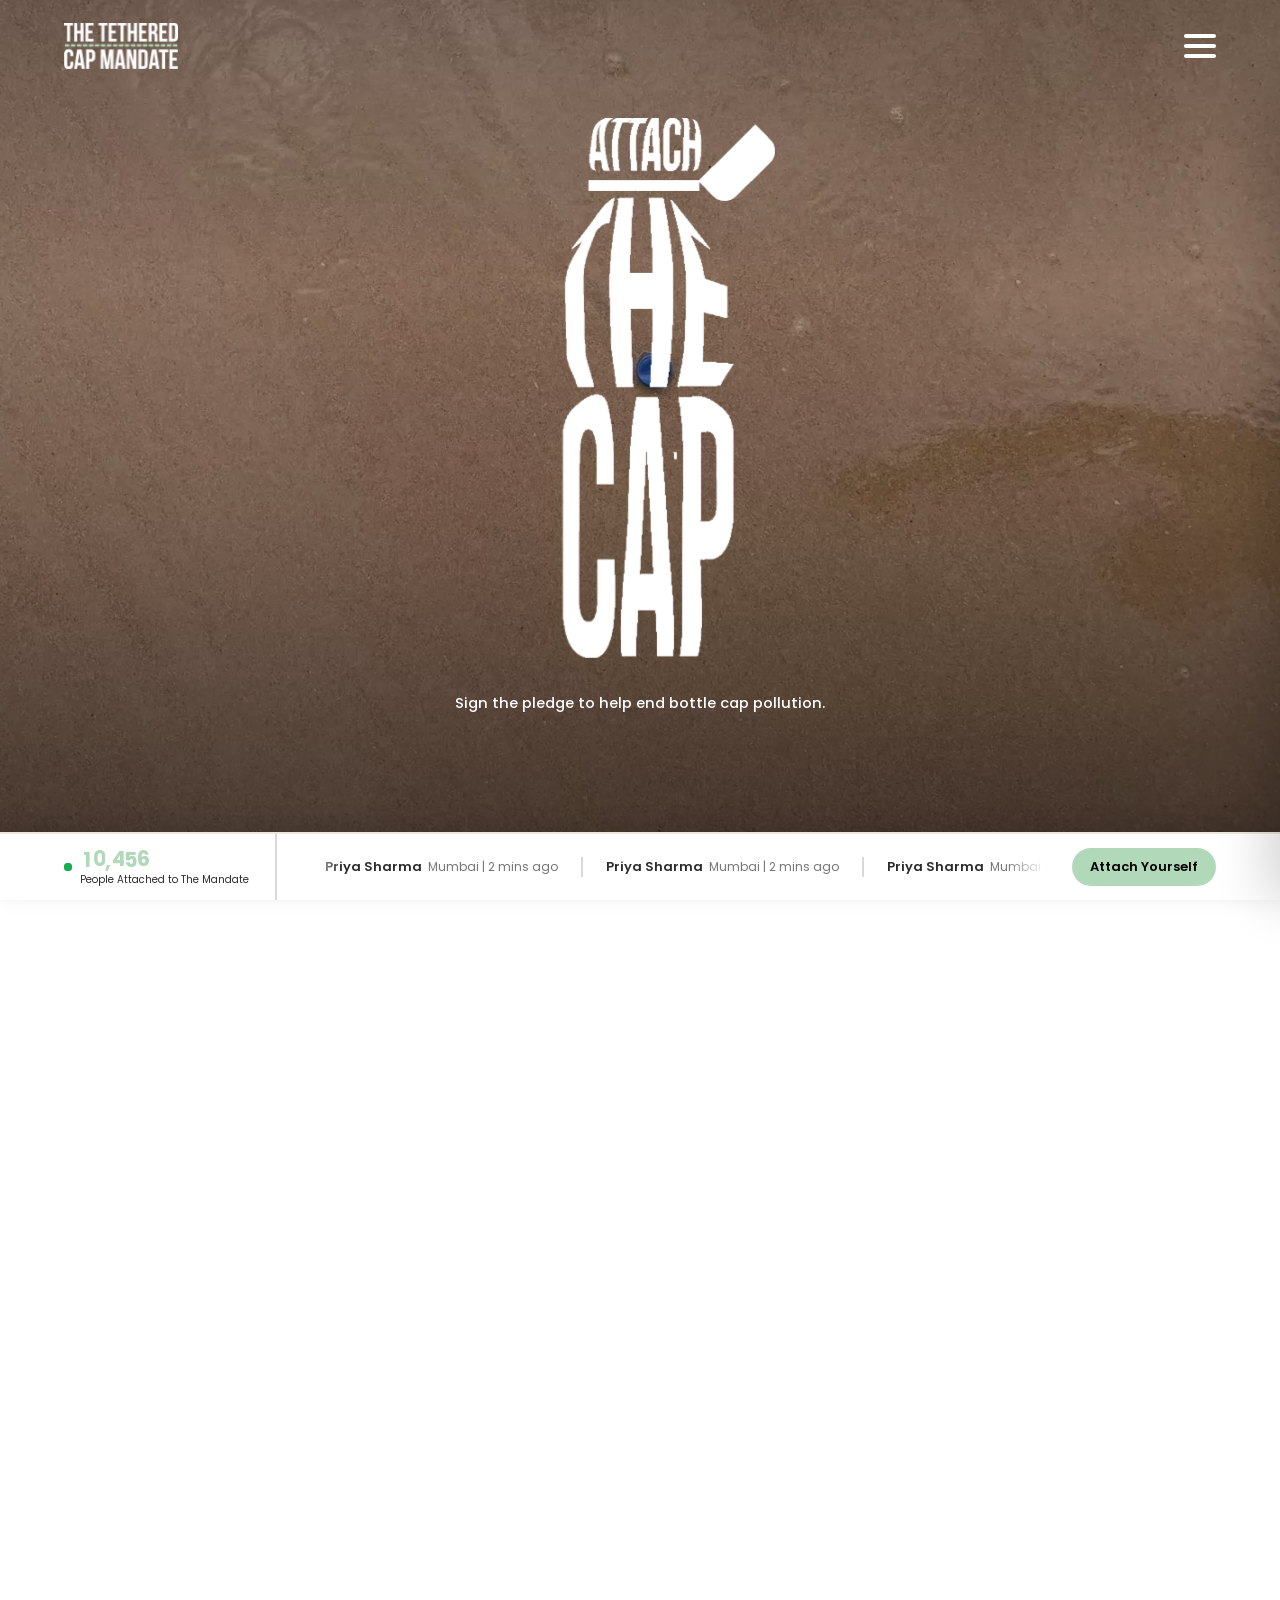
<file: index.html>
<!DOCTYPE html>
<html lang="en">
<head>
  <meta charset="UTF-8">
  <meta name="viewport" content="width=device-width, initial-scale=1.0">
  <title>Tethered Cap Mandate - India</title>
  <meta name="description" content="Help end bottle cap pollution. Join the campaign for a Tethered Cap Mandate in India — attach your name to the NGT case and the movement to keep every cap attached to its bottle.">
  <meta name="apple-mobile-web-app-title" content="Tethered Cap Mandate - India">
  <link rel="icon" href="assets/images/favicon.ico" sizes="any">
  <link rel="icon" type="image/png" sizes="32x32" href="assets/images/favicon-32.png">
  <link rel="icon" type="image/png" sizes="16x16" href="assets/images/favicon-16.png">
  <link rel="icon" type="image/png" sizes="192x192" href="assets/images/favicon-192.png">
  <link rel="apple-touch-icon" href="assets/images/apple-touch-icon.png">

  <link rel="preconnect" href="https://fonts.googleapis.com">
  <link rel="preconnect" href="https://fonts.gstatic.com" crossorigin>
  <link href="https://fonts.googleapis.com/css2?family=Bebas+Neue&family=Poppins:ital,wght@0,300;0,400;0,500;0,600;0,700;0,800;0,900;1,400;1,600&display=swap" rel="stylesheet">

  <link rel="stylesheet" href="css/tokens.css">
  <link rel="stylesheet" href="css/sections/01-header-hero-intro.css">
  <link rel="stylesheet" href="css/sections/02-attach-stats.css">
  <link rel="stylesheet" href="css/sections/03-timeline-capstory.css">
  <link rel="stylesheet" href="css/sections/04-wall-media-footer.css">
</head>
<body>

<!-- ============================================================
     Section group 1: Header / Hero / Name-scroll ticker / Mission
     Anchors used here: #site-header (header), #hero, #name-scroll, #about
     Anchors linked to (built elsewhere): #attach-yourself, #tethered-timeline,
     #cap-story, #art-impact, #mandate-wall, #social-media, #press-media
     ============================================================ -->

<header id="site-header" class="header-bar">
  <div class="header-inner container">
    <a class="header-brand" href="#hero" aria-label="Tethered Cap Mandate - India — home">
      <!-- White while the header floats transparently over the hero video;
           swapped for the dark-green version once scrolled past it (see
           .header-bar--dark, toggled in main.js) so the logo stays legible
           against the plain white sections that follow. -->
      <img class="header-logo-lockup header-logo-lockup--white" src="assets/images/header-logo-lockup-white.svg" alt="The Tethered Cap Mandate" width="253" height="102">
      <img class="header-logo-lockup header-logo-lockup--green" src="assets/images/header-logo-lockup-green.svg" alt="The Tethered Cap Mandate" width="153" height="62">
    </a>

    <button type="button" class="header-toggle" data-nav-toggle aria-expanded="false" aria-controls="site-nav-overlay" aria-label="Toggle navigation menu">
      <span class="header-toggle-bar"></span>
      <span class="header-toggle-bar"></span>
      <span class="header-toggle-bar"></span>
    </button>
  </div>
</header>

<!-- Siblings of <header>, not children — .header-bar carries a CSS
     transform for its entrance animation, and a transformed ancestor
     becomes the containing block for position:fixed descendants. Nested
     inside header, that collapsed this scrim/overlay to zero height. -->
<div class="header-scrim" data-nav-scrim aria-hidden="true"></div>

<nav id="site-nav-overlay" class="header-overlay" data-nav-overlay aria-label="Mobile">
  <ul class="header-overlay-list">
    <li><a href="#about" data-nav-link>About</a></li>
    <li><a href="#attach-yourself" data-nav-link>Attach Yourself</a></li>
    <li><a href="#tethered-timeline" data-nav-link>Tethered Timeline</a></li>
    <li><a href="#cap-story" data-nav-link>The Cap Story</a></li>
    <li><a href="#art-impact" data-nav-link>Art &amp; Impact</a></li>
    <li><a href="#mandate-wall" data-nav-link>The Mandate Wall</a></li>
    <li><a href="#social-media" data-nav-link>Social Media</a></li>
    <li><a href="#press-media" data-nav-link>Press &amp; Media</a></li>
  </ul>
</nav>

<section id="hero" class="hero">
  <video class="hero-bg" autoplay muted loop playsinline poster="assets/images/hero-bg-poster.jpg" aria-label="A bottle cap being washed by ocean waves on sand">
    <source src="assets/video/hero-bg.mp4" type="video/mp4">
  </video>
  <div class="hero-scrim" aria-hidden="true"></div>

  <div class="hero-content">
    <h1 class="hero-headline">Sign the pledge to help end bottle cap pollution.</h1>
    <a class="hero-portrait-link" href="#attach-yourself" aria-label="Attach yourself — jump to the pledge form">
      <img class="hero-portrait" src="assets/video/atc.gif" alt="A bottle with its cap tethered in place" width="503" height="1199">
    </a>
  </div>
</section>

<section id="name-scroll" class="ticker" aria-label="Live sign-up activity">
  <div class="ticker-inner container">
    <div class="ticker-counter">
      <span class="ticker-dot" aria-hidden="true"></span>
      <div class="ticker-counter-text">
        <span class="ticker-count" data-live-counter data-base-count="10456">10,456</span>
        <span class="ticker-count-label">People Attached to The Mandate</span>
      </div>
    </div>

    <span class="ticker-divider" aria-hidden="true"></span>

    <div class="ticker-track-wrap">
      <ul class="ticker-track" data-ticker-track>
        <li class="ticker-item">
          <span class="ticker-name">Priya Sharma</span>
          <span class="ticker-meta">Mumbai | 2 mins ago</span>
        </li>
        <li class="ticker-item">
          <span class="ticker-name">Priya Sharma</span>
          <span class="ticker-meta">Mumbai | 2 mins ago</span>
        </li>
        <li class="ticker-item">
          <span class="ticker-name">Priya Sharma</span>
          <span class="ticker-meta">Mumbai | 2 mins ago</span>
        </li>
        <li class="ticker-item">
          <span class="ticker-name">Priya Sharma</span>
          <span class="ticker-meta">Mumbai | 2 mins ago</span>
        </li>
        <!-- duplicate set for seamless marquee loop -->
        <li class="ticker-item" aria-hidden="true">
          <span class="ticker-name">Priya Sharma</span>
          <span class="ticker-meta">Mumbai | 2 mins ago</span>
        </li>
        <li class="ticker-item" aria-hidden="true">
          <span class="ticker-name">Priya Sharma</span>
          <span class="ticker-meta">Mumbai | 2 mins ago</span>
        </li>
        <li class="ticker-item" aria-hidden="true">
          <span class="ticker-name">Priya Sharma</span>
          <span class="ticker-meta">Mumbai | 2 mins ago</span>
        </li>
        <li class="ticker-item" aria-hidden="true">
          <span class="ticker-name">Priya Sharma</span>
          <span class="ticker-meta">Mumbai | 2 mins ago</span>
        </li>
      </ul>
    </div>

    <a class="ticker-cta" href="#attach-yourself">Attach Yourself</a>
  </div>
</section>

<section id="about" class="mission">
  <div class="mission-inner container">
    <h2 class="mission-heading">
      the tethered cap mandate
      <img class="mission-heading__arrow" src="assets/images/mission-arrow.png" alt="" width="71" height="74">
    </h2>
    <div class="mission-copy">
      <p>A policy-led design intervention to eliminate <strong>plastic cap leakage</strong> by keeping every cap attached to its bottle, from manufacturing to recycling.</p>
      <p>Tethered caps are already law across all 27 countries of the European Union, with Gabon introducing a similar mandate in 2026, and Turkey and Australia moving toward one. Brands in markets like the UK, UAE, and Switzerland have adopted tethered caps voluntarily, even without a mandate in place.</p>
      <p>Aakash Ranison has taken this to the National Green Tribunal through a Public Interest Litigation, and the Greener Earth Foundation is building the public movement behind it.</p>
      <p>Together, we are asking the Central Pollution Control Board, Ministry of Environment, Forest and Climate Change, the Bureau of Indian Standards, and the Food Safety and Standards Authority of India to make tethered caps a design requirement for every plastic bottle sold in India.</p>
      <p>Just like caps need to stay attached to bottles, we need you to attach your name to the mandate, so this becomes a national priority.</p>
      <p class="mission-copy__highlight">Let&rsquo;s attach ourselves and end bottle cap pollution for good.</p>
    </div>
  </div>
</section>

<!-- ==========================================================================
     Attach Yourself (marquee + hero form) + Art & Impact (stats)
     Depends on: css/tokens.css, css/sections/02-attach-stats.css
     ========================================================================== -->

<section id="attach-yourself" class="attach-section">

  <!-- Scrolling "ATTACH YOURSELF" divider banner -->
  <div class="attach-marquee">
    <div class="attach-marquee__track">
      <!-- repeated twice back-to-back (identical) for a seamless CSS loop -->
      <div class="attach-marquee__group">
        <span class="attach-marquee__item">
          <img class="attach-marquee__label" src="assets/images/attach-marquee-label.png" alt="Attach Yourself">
        </span>
        <span class="attach-marquee__item">
          <img class="attach-marquee__label" src="assets/images/attach-marquee-label.png" alt="Attach Yourself">
        </span>
        <span class="attach-marquee__item">
          <img class="attach-marquee__label" src="assets/images/attach-marquee-label.png" alt="Attach Yourself">
        </span>
        <span class="attach-marquee__item">
          <img class="attach-marquee__label" src="assets/images/attach-marquee-label.png" alt="Attach Yourself">
        </span>
      </div>
      <div class="attach-marquee__group" aria-hidden="true">
        <span class="attach-marquee__item">
          <img class="attach-marquee__label" src="assets/images/attach-marquee-label.png" alt="Attach Yourself">
        </span>
        <span class="attach-marquee__item">
          <img class="attach-marquee__label" src="assets/images/attach-marquee-label.png" alt="Attach Yourself">
        </span>
        <span class="attach-marquee__item">
          <img class="attach-marquee__label" src="assets/images/attach-marquee-label.png" alt="Attach Yourself">
        </span>
        <span class="attach-marquee__item">
          <img class="attach-marquee__label" src="assets/images/attach-marquee-label.png" alt="Attach Yourself">
        </span>
      </div>
    </div>
  </div>

  <!-- Hero: photo backdrop + live-preview badge form -->
  <div class="attach-hero">
    <div class="attach-hero__bg" role="img" aria-label="Bubbles floating in clear turquoise sea water"></div>

    <div class="container attach-hero__inner">
      <div class="attach-hero__left">
        <h3 class="attach-hero__heading">Your turn to commit.</h3>
        <p class="attach-hero__intro">
          Attach yourself to the mandate. Your name adds to the public voice behind the movement for tethered caps in India. Simply attach your name for your planet. It's in your hands.
        </p>

        <form class="attach-form" id="attach-form" novalidate>
          <p class="attach-form__statement">
            I, <span class="attach-form__fill" id="attach-name" contenteditable="true" role="textbox" aria-label="Your name" data-placeholder="your name"></span><br>
            from <span class="attach-form__fill" id="attach-city" contenteditable="true" role="textbox" aria-label="Your city" data-placeholder="your city"></span><br>
            am attached.
          </p>

          <div class="attach-form__fields">
            <div class="attach-form__row">
              <label class="attach-form__row-label" for="attach-email">Email<span class="attach-form__required" aria-hidden="true">*</span>:</label>
              <input class="attach-form__row-input" type="email" id="attach-email" name="email" placeholder="xyz@email.com" required>
            </div>
            <div class="attach-form__row">
              <label class="attach-form__row-label" for="attach-mobile">Mobile:</label>
              <input class="attach-form__row-input" type="tel" id="attach-mobile" name="mobile" placeholder="+91 98765 43210">
            </div>
            <p class="attach-form__error" id="attach-form-error" role="alert" hidden></p>

            <label class="attach-file-label" for="attach-photo">
              <span class="attach-file-label__text">Add your picture</span><span class="attach-form__required" aria-hidden="true">*</span>
              <input type="file" id="attach-photo" name="photo" accept="image/*">
            </label>
          </div>

          <button type="submit" class="attach-btn-submit">Attach Yourself</button>
          <p class="attach-form__confirm" id="attach-confirm" role="status" hidden>Thanks for attaching yourself!</p>
        </form>
      </div>

      <div class="attach-hero__right">
        <div class="attach-cards-wrap">
          <div class="attach-cards" id="attach-cards">
            <img class="attach-card attach-card--back" data-color="blue" src="assets/images/attach-card-back-v2.png" alt="Blue badge design">
            <img class="attach-card attach-card--mid" data-color="cream" src="assets/images/attach-card-mid-v2.png" alt="Cream badge design">
            <img class="attach-card attach-card--front" data-color="green" src="assets/images/attach-card-front-v2.png" alt="Green badge design — currently selected: I'm Attached">
            <div class="attach-card-photo" id="attach-card-photo" aria-hidden="true">
              <div class="attach-card-photo__fill" id="attach-card-photo-fill"></div>
            </div>
            <span class="attach-card-text attach-card-text--name" id="attach-card-name" aria-hidden="true">Your Name</span>
            <span class="attach-card-text attach-card-text--city" id="attach-card-city" aria-hidden="true">Your City</span>
          </div>
        </div>

        <!-- Sibling of .attach-cards-wrap (not nested inside it) — the two
             are independent flex items in .attach-hero__right, which is
             what actually lets the dots sit beside the cards instead of
             stacking under them. Download/Share used to live here too, but
             sitting next to the card the whole time made them easy to miss
             as "the next step" once someone actually finished the pledge —
             they've moved into the success step of the verification modal
             below, right where completing the pledge lands you. -->
        <div class="attach-side-controls">
          <div class="attach-dots" id="attach-dots" role="radiogroup" aria-label="Badge colour">
            <button type="button" class="attach-dot attach-dot--blue" data-color="blue" role="radio" aria-checked="false" aria-label="Blue"></button>
            <button type="button" class="attach-dot attach-dot--cream" data-color="cream" role="radio" aria-checked="false" aria-label="Cream"></button>
            <button type="button" class="attach-dot attach-dot--green attach-dot--active" data-color="green" role="radio" aria-checked="true" aria-label="Green"></button>
          </div>
        </div>
      </div>
    </div>
  </div>

  <!-- Email-OTP verification modal — opens on "Attach Yourself" once the
       required fields (name, city, email) pass validation. Dummy: any
       non-empty code is accepted (no real OTP backend yet). Two steps,
       only one visible at a time — .attach-verify-step (OTP entry) swaps
       for .attach-success-step (celebration + download/share) once "Take
       a Pledge" is clicked, rather than closing the modal. -->
  <div class="attach-verify-overlay" id="attach-verify-overlay" hidden>
    <div class="attach-verify-modal" role="dialog" aria-modal="true" aria-labelledby="attach-verify-heading">
      <button type="button" class="attach-verify-close" id="attach-verify-close" aria-label="Close">&times;</button>

      <div class="attach-verify-step" id="attach-verify-step">
        <h4 class="attach-verify-heading" id="attach-verify-heading">Verify your email</h4>
        <p class="attach-verify-copy">We've sent a 6-digit code to <strong id="attach-verify-email">you@email.com</strong>. Enter it below to verify your email.</p>

        <label class="visually-hidden" for="attach-verify-otp">One-time verification code</label>
        <input class="attach-verify-otp" type="text" inputmode="numeric" autocomplete="one-time-code" maxlength="6" id="attach-verify-otp" placeholder="Enter OTP">
        <p class="attach-verify-success" id="attach-verify-success" role="status" hidden>Email verified.</p>

        <p class="attach-verify-consent">By continuing, you agree to our <a href="#" target="_blank" rel="noopener">Privacy Policy</a> and Terms.</p>

        <button type="button" class="attach-btn-submit attach-verify-action" id="attach-verify-action" disabled>Verify</button>
      </div>

      <div class="attach-success-step" id="attach-success-step" hidden>
        <div class="attach-success-confetti" aria-hidden="true">
          <span></span><span></span><span></span><span></span>
          <span></span><span></span><span></span><span></span>
        </div>
        <div class="attach-success-badge" aria-hidden="true">
          <svg viewBox="0 0 24 24" fill="none" stroke="currentColor" stroke-width="3" stroke-linecap="round" stroke-linejoin="round"><path d="M20 6 9 17l-5-5"/></svg>
        </div>

        <h4 class="attach-verify-heading">You're Attached!</h4>
        <p class="attach-verify-copy">Thanks for standing behind the mandate. Download your badge to share the news on your story or socials.</p>

        <div class="attach-actions">
          <button type="button" class="attach-btn-ghost attach-btn-download">Download</button>
          <button type="button" class="attach-btn-ghost attach-btn-share">Share</button>
        </div>
        <p class="attach-share-status" id="attach-share-status" role="status" aria-live="polite" hidden></p>

        <button type="button" class="attach-btn-submit" id="attach-success-done">Done</button>
      </div>
    </div>
  </div>
</section>

<section id="art-impact" class="stats-section">
  <div class="container stats-grid">

    <div class="stats-col">
      <p class="stats-number">5B+</p>
      <p class="stats-label">Bottles each year</p>
      <p class="stats-desc">We estimate that India produces more than 5 billion PET bottles annually, each typically paired with a loose cap.</p>
    </div>

    <div class="stats-col">
      <p class="stats-number">2G</p>
      <p class="stats-label">Per loose cap</p>
      <p class="stats-desc">One tiny object multiplied billions of times becomes a significant source of plastic leakage.</p>
    </div>

    <div class="stats-col">
      <p class="stats-number">10K</p>
      <p class="stats-label">Plastic tonnes a year</p>
      <p class="stats-desc">The estimated plastic waste generated from bottle caps alone, with potential to break down into microplastics.</p>
    </div>

  </div>
</section>

<script>
  (function () {
    var form = document.getElementById('attach-form');
    if (!form) return;

    var confirmMsg = document.getElementById('attach-confirm');
    var photoInput = document.getElementById('attach-photo');
    var fileLabel = photoInput ? photoInput.closest('.attach-file-label') : null;

    // "your name" / "your city" are contenteditable spans inline in the
    // sentence itself — the faded placeholder text IS the click target,
    // there's no separate boxed input anymore.
    document.querySelectorAll('.attach-form__fill').forEach(function (el) {
      el.addEventListener('keydown', function (event) {
        if (event.key === 'Enter') event.preventDefault(); // single line only
      });
      el.addEventListener('paste', function (event) {
        event.preventDefault();
        var text = (event.clipboardData || window.clipboardData).getData('text/plain');
        document.execCommand('insertText', false, text);
      });
    });

    // Mirror the typed name/city onto the badge card's own "Your Name" /
    // "Your City" spot in real time — those two lines sit on an opaque,
    // colour-matched cover (see .attach-card-text in the CSS) so the real
    // text fully replaces the placeholder baked into the card art itself,
    // and falls back to that same placeholder copy (just muted) once empty.
    var nameInput = document.getElementById('attach-name');
    var cityInput = document.getElementById('attach-city');
    var cardName = document.getElementById('attach-card-name');
    var cardCity = document.getElementById('attach-card-city');

    function mirrorToCard(inputEl, cardEl, placeholder) {
      if (!inputEl || !cardEl) return;
      function sync() {
        var text = inputEl.textContent.trim();
        cardEl.textContent = text || placeholder;
        cardEl.classList.toggle('attach-card-text--is-placeholder', !text);
      }
      inputEl.addEventListener('input', sync);
      sync();
    }
    mirrorToCard(nameInput, cardName, 'Your Name');
    mirrorToCard(cityInput, cardCity, 'Your City');

    if (photoInput && fileLabel) {
      var fileLabelText = fileLabel.querySelector('.attach-file-label__text');
      // iPhone/Mac photos are often .HEIC by default, which almost no
      // browser can decode as an <img>/background-image — the file read
      // itself "succeeds" so nothing errors, it just silently renders
      // nothing. Detect it and convert to JPEG first (heic2any, loaded
      // from CDN only when actually needed) before previewing.
      function isHeic(file) {
        var name = (file.name || '').toLowerCase();
        var type = (file.type || '').toLowerCase();
        return type === 'image/heic' || type === 'image/heif' ||
          name.endsWith('.heic') || name.endsWith('.heif');
      }

      function loadHeic2Any() {
        if (window.heic2any) return Promise.resolve();
        return new Promise(function (resolve, reject) {
          var script = document.createElement('script');
          script.src = 'https://cdn.jsdelivr.net/npm/heic2any/dist/heic2any.min.js';
          script.onload = resolve;
          script.onerror = reject;
          document.head.appendChild(script);
        });
      }

      function previewBlob(cardPhotoFill, blob) {
        var reader = new FileReader();
        reader.onload = function () {
          cardPhotoFill.style.backgroundImage = 'url(' + reader.result + ')';
          // Switches on the border-cropping overscan (see the CSS) — the
          // default placeholder skips it, since it has no border to crop
          // and the extra zoom just distorted it.
          cardPhotoFill.classList.add('attach-card-photo__fill--has-photo');
          // "Drops into" the frame rather than just appearing — same beat
          // as the colour-swap fade, so uploading a photo for the first
          // time reads as the same kind of "settling into the card" motion.
          cardPhotoFill.classList.remove('attach-card-photo__fill--pop');
          // eslint-disable-next-line no-unused-expressions
          cardPhotoFill.offsetWidth;
          cardPhotoFill.classList.add('attach-card-photo__fill--pop');
        };
        reader.readAsDataURL(blob);
      }

      photoInput.addEventListener('change', function () {
        var file = photoInput.files && photoInput.files[0] ? photoInput.files[0] : null;
        if (fileLabelText) fileLabelText.textContent = file ? file.name : 'Add your picture';

        var cardPhotoFill = document.getElementById('attach-card-photo-fill');
        if (!cardPhotoFill || !file) return;

        if (isHeic(file)) {
          if (fileLabelText) fileLabelText.textContent = 'Converting photo…';
          loadHeic2Any()
            .then(function () {
              return window.heic2any({ blob: file, toType: 'image/jpeg', quality: 0.85 });
            })
            .then(function (converted) {
              previewBlob(cardPhotoFill, Array.isArray(converted) ? converted[0] : converted);
              if (fileLabelText) fileLabelText.textContent = file.name;
            })
            .catch(function (err) {
              console.error('HEIC conversion failed:', err);
              if (fileLabelText) fileLabelText.textContent = file.name + ' (preview unsupported)';
            });
        } else {
          previewBlob(cardPhotoFill, file);
        }
      });
    }

    // Colour dots pick which badge design sits on top of the stack.
    var cardsWrap = document.getElementById('attach-cards');
    var dots = document.querySelectorAll('#attach-dots .attach-dot');
    if (cardsWrap && dots.length) {
      var positionClasses = ['attach-card--back', 'attach-card--mid', 'attach-card--front'];
      // Matches the .attach-dot--* background colours in the CSS — kept in
      // sync so .attach-card-text's cover always matches whichever badge
      // is actually on top.
      var CARD_COLORS = { blue: '#bed3eb', cream: 'var(--color-cream)', green: 'var(--color-sage-light)' };
      var stackOrder = Array.prototype.map.call(
        cardsWrap.querySelectorAll('.attach-card'),
        function (el) { return el.dataset.color; }
      ); // back, mid, front — matches markup order

      function applyStack() {
        stackOrder.forEach(function (color, i) {
          var card = cardsWrap.querySelector('[data-color="' + color + '"]');
          positionClasses.forEach(function (c) { card.classList.remove(c); });
          card.classList.add(positionClasses[i]);
        });
        var frontColor = stackOrder[stackOrder.length - 1];
        cardsWrap.style.setProperty('--card-color', CARD_COLORS[frontColor] || CARD_COLORS.green);
      }

      var motionOK = window.matchMedia('(prefers-reduced-motion: no-preference)').matches;

      dots.forEach(function (dot) {
        dot.addEventListener('click', function () {
          var color = dot.dataset.color;
          if (color === stackOrder[stackOrder.length - 1]) return; // already front

          function swapNow() {
            stackOrder = stackOrder.filter(function (c) { return c !== color; });
            stackOrder.push(color); // selected colour becomes the front card
            applyStack();
            dots.forEach(function (d) {
              var active = d === dot;
              d.classList.toggle('attach-dot--active', active);
              d.setAttribute('aria-checked', String(active));
            });
          }

          if (!motionOK) { swapNow(); return; }

          // Fade the photo/name/city out, let the cards shuffle underneath
          // (their own 0.3s transform transition, see .attach-card), then
          // fade back in already landed on the new front card — so the
          // photo reads as part of whichever card is on top rather than a
          // separate layer floating over the shuffle.
          cardsWrap.classList.add('is-swapping');
          setTimeout(function () {
            swapNow();
            setTimeout(function () {
              cardsWrap.classList.remove('is-swapping');
            }, 300);
          }, 200);
        });
      });
    }

    // Validation + email-OTP verification modal, opened by "Attach
    // Yourself" once name/city/email pass. No real backend yet — OTP
    // verification is a dummy (any non-empty code is accepted); the
    // modal's own button relabels to "Take a Pledge" once "verified",
    // and that second click is what actually finalizes the pledge.
    var emailInput = document.getElementById('attach-email');
    var formError = document.getElementById('attach-form-error');
    var verifyOverlay = document.getElementById('attach-verify-overlay');
    var verifyClose = document.getElementById('attach-verify-close');
    var verifyEmailEl = document.getElementById('attach-verify-email');
    var verifyOtp = document.getElementById('attach-verify-otp');
    var verifyAction = document.getElementById('attach-verify-action');
    var verifySuccess = document.getElementById('attach-verify-success');
    var verifyStep = document.getElementById('attach-verify-step');
    var successStep = document.getElementById('attach-success-step');
    var successDone = document.getElementById('attach-success-done');
    var isVerified = false;

    function validateForm() {
      var name = nameInput ? nameInput.textContent.trim() : '';
      var city = cityInput ? cityInput.textContent.trim() : '';
      var emailOk = !!(emailInput && emailInput.checkValidity() && emailInput.value.trim());

      if (emailInput) emailInput.classList.toggle('attach-form__row-input--error', !emailOk);

      var missing = [];
      if (!name) missing.push('your name');
      if (!city) missing.push('your city');
      if (!emailOk) missing.push('a valid email');

      if (formError) {
        formError.hidden = !missing.length;
        formError.textContent = missing.length ? 'Please fill in ' + missing.join(', ') + '.' : '';
      }
      return !missing.length;
    }

    if (emailInput) {
      emailInput.addEventListener('input', function () {
        emailInput.classList.remove('attach-form__row-input--error');
      });
    }

    function openVerifyModal() {
      if (!verifyOverlay) return;
      isVerified = false;
      if (verifyOtp) { verifyOtp.value = ''; verifyOtp.disabled = false; }
      if (verifySuccess) verifySuccess.hidden = true;
      if (verifyAction) { verifyAction.textContent = 'Verify'; verifyAction.disabled = true; }
      if (verifyEmailEl) verifyEmailEl.textContent = emailInput.value.trim();
      // Always reopen on the OTP step, even if a previous visit reached
      // the success step — re-triggers the confetti/badge animation too
      // (class re-add below), since a plain [hidden] toggle wouldn't.
      if (verifyStep) verifyStep.hidden = false;
      if (successStep) successStep.hidden = true;
      verifyOverlay.hidden = false;
      document.body.style.overflow = 'hidden';
      if (verifyOtp) verifyOtp.focus();
    }

    function showSuccessStep() {
      if (!successStep || !verifyStep) return;
      verifyStep.hidden = true;
      successStep.hidden = false;
      // Re-trigger the pop/confetti animations (classes were already
      // present from the markup — remove/reflow/re-add forces them to
      // play again on every pledge, not just the first).
      var badge = successStep.querySelector('.attach-success-badge');
      var confettiSpans = successStep.querySelectorAll('.attach-success-confetti span');
      [badge].concat(Array.prototype.slice.call(confettiSpans)).forEach(function (el) {
        if (!el) return;
        el.style.animation = 'none';
        // eslint-disable-next-line no-unused-expressions
        el.offsetWidth;
        el.style.animation = '';
      });
    }

    function closeVerifyModal() {
      if (!verifyOverlay) return;
      verifyOverlay.hidden = true;
      document.body.style.overflow = '';
    }

    if (verifyClose) verifyClose.addEventListener('click', closeVerifyModal);
    if (verifyOverlay) {
      verifyOverlay.addEventListener('click', function (event) {
        if (event.target === verifyOverlay) closeVerifyModal();
      });
    }
    document.addEventListener('keydown', function (event) {
      if (event.key === 'Escape' && verifyOverlay && !verifyOverlay.hidden) closeVerifyModal();
    });

    if (verifyOtp && verifyAction) {
      verifyOtp.addEventListener('input', function () {
        if (isVerified) return; // locked once verified — this field is done
        verifyAction.disabled = !verifyOtp.value.trim();
      });

      verifyAction.addEventListener('click', function () {
        if (!isVerified) {
          // Dummy verification: any non-empty code is accepted — there's
          // no real OTP backend to check against yet.
          if (!verifyOtp.value.trim()) return;
          isVerified = true;
          verifyOtp.disabled = true;
          verifySuccess.hidden = false;
          verifyAction.textContent = 'Take a Pledge';
          return;
        }

        // Second click on the same button — this is the actual pledge
        // submission, now that the email is "verified". Stays in the same
        // modal (swaps to the success step) rather than closing it, so the
        // celebration — and the Download/Share buttons right below it —
        // land exactly where the user's attention already is.
        showSuccessStep();
        confirmMsg.hidden = false;
        confirmMsg.textContent = 'Thanks for attaching yourself!';
      });
    }

    if (successDone) successDone.addEventListener('click', closeVerifyModal);

    form.addEventListener('submit', function (event) {
      event.preventDefault();
      if (!validateForm()) return;
      openVerifyModal();
    });

    // Download / Share: composite the currently-front badge PNG with the
    // uploaded photo (if any) onto a canvas, matching the same ring
    // position .attach-card-photo is CSS-positioned at (50%/32.7%, 36.2%
    // of the card's width) — then either save it as a file or hand it to
    // the OS share sheet.
    var downloadBtn = document.querySelector('.attach-btn-download');
    var shareBtn = document.querySelector('.attach-btn-share');
    var shareStatus = document.getElementById('attach-share-status');
    var statusTimer = null;

    function setStatus(message) {
      if (!shareStatus) return;
      clearTimeout(statusTimer);
      shareStatus.textContent = message;
      shareStatus.hidden = !message;
      if (message) {
        statusTimer = setTimeout(function () { shareStatus.hidden = true; }, 4000);
      }
    }

    // Resolved hex values for the three badge colours — mirrors
    // tokens.css/the .attach-dot--* backgrounds, but canvas fillStyle can't
    // read CSS var()/custom-property strings, so these are spelled out.
    var CANVAS_CARD_COLORS = { blue: '#bed3eb', cream: '#EEE7DC', green: '#B1D8B9' };

    function roundRectPath(ctx, x, y, w, h, r) {
      ctx.beginPath();
      ctx.moveTo(x + r, y);
      ctx.arcTo(x + w, y, x + w, y + h, r);
      ctx.arcTo(x + w, y + h, x, y + h, r);
      ctx.arcTo(x, y + h, x, y, r);
      ctx.arcTo(x, y, x + w, y, r);
      ctx.closePath();
    }

    function buildCardCanvas() {
      return new Promise(function (resolve, reject) {
        var frontCard = cardsWrap && cardsWrap.querySelector('.attach-card--front');
        if (!frontCard) { reject(new Error('No card selected')); return; }

        // The source badge art is only ~480x600px (sized for on-screen
        // display) — exporting at that same resolution squeezed the user's
        // own photo (usually several megapixels) down into a small frame,
        // which then looked pixelated the moment it was viewed at any real
        // size. Exporting at 3x gives the photo far more room to actually
        // use, and high-quality smoothing keeps the upscaled badge art from
        // looking blocky.
        var EXPORT_SCALE = 3;

        var badgeImg = new Image();
        badgeImg.onload = function () {
          var canvas = document.createElement('canvas');
          canvas.width = badgeImg.naturalWidth * EXPORT_SCALE;
          canvas.height = badgeImg.naturalHeight * EXPORT_SCALE;
          var ctx = canvas.getContext('2d');
          ctx.imageSmoothingEnabled = true;
          ctx.imageSmoothingQuality = 'high';
          ctx.drawImage(badgeImg, 0, 0, canvas.width, canvas.height);

          function drawNameCity() {
            var color = CANVAS_CARD_COLORS[frontCard.dataset.color] || CANVAS_CARD_COLORS.green;
            var boxLeft = canvas.width * 0.044;
            var boxWidth = canvas.width * 0.472;
            var fontSize = canvas.width * 0.0566;

            [
              { top: 0.893, text: cardName ? cardName.textContent : 'Your Name', muted: cardName && cardName.classList.contains('attach-card-text--is-placeholder') },
              { top: 0.933, text: cardCity ? cardCity.textContent : 'Your City', muted: true }
            ].forEach(function (line) {
              var boxTop = canvas.height * line.top;
              var boxHeight = canvas.height * 0.04;
              ctx.fillStyle = color;
              ctx.fillRect(boxLeft, boxTop, boxWidth, boxHeight);
              ctx.fillStyle = line.muted ? 'rgba(44,44,44,0.55)' : 'rgba(44,44,44,0.92)';
              ctx.font = '500 ' + fontSize + 'px ' + getComputedStyle(document.body).fontFamily;
              ctx.textBaseline = 'middle';
              ctx.fillText(line.text || '', boxLeft, boxTop + boxHeight / 2, boxWidth);
            });
          }

          var cardPhotoFill = document.getElementById('attach-card-photo-fill');
          var hasRealPhoto = !!(cardPhotoFill && cardPhotoFill.classList.contains('attach-card-photo__fill--has-photo'));
          var bgImage = cardPhotoFill ? cardPhotoFill.style.backgroundImage : '';
          // Falls back to the same grey placeholder shown in the live
          // preview when no photo was uploaded, so the exported image
          // matches what's on screen instead of leaving that area blank.
          var photoUrl = bgImage && bgImage !== 'none'
            ? bgImage.replace(/^url\((['"]?)(.*)\1\)$/, '$2')
            : 'assets/images/attach-card-avatar-placeholder.png';

          // Matches .attach-card-photo__fill's CSS transform — the same
          // deliberate overscan on real uploads, so a border/margin baked
          // into the photo gets cropped out of the download/share image
          // exactly as it is in the live preview.
          var PHOTO_OVERSCAN = 1.25;

          var photoImg = new Image();
          photoImg.onload = function () {
            var x = canvas.width * 0.0501;
            var y = canvas.height * 0.0384;
            var w = canvas.width * 0.9061;
            var h = canvas.height * 0.52;
            var r = canvas.width * 0.04;

            ctx.save();
            roundRectPath(ctx, x, y, w, h, r);
            ctx.clip();

            if (hasRealPhoto) {
              // object-fit: cover behaviour into the frame — the photo is
              // drawn at its own full resolution scaled down (not up) into
              // the now much larger frame, so it stays sharp.
              var scale = Math.max(w / photoImg.naturalWidth, h / photoImg.naturalHeight) * PHOTO_OVERSCAN;
              var dw = photoImg.naturalWidth * scale;
              var dh = photoImg.naturalHeight * scale;
              ctx.drawImage(photoImg, x + (w - dw) / 2, y + (h - dh) / 2, dw, dh);
            } else {
              // Matches the CSS placeholder fix — object-fit: contain (not
              // cover) so the whole icon shows with no cropping, on a
              // white backdrop filling the frame like the card art around
              // it, instead of the same top/bottom crop the live preview
              // used to have.
              ctx.fillStyle = '#ffffff';
              ctx.fillRect(x, y, w, h);
              var containScale = Math.min(w / photoImg.naturalWidth, h / photoImg.naturalHeight);
              var cdw = photoImg.naturalWidth * containScale;
              var cdh = photoImg.naturalHeight * containScale;
              ctx.drawImage(photoImg, x + (w - cdw) / 2, y + (h - cdh) / 2, cdw, cdh);
            }
            ctx.restore();

            drawNameCity();
            resolve(canvas);
          };
          photoImg.onerror = function () { drawNameCity(); resolve(canvas); }; // fall back to badge-only
          photoImg.src = photoUrl;
        };
        badgeImg.onerror = reject;
        badgeImg.src = frontCard.src;
      });
    }

    function canvasToBlob(canvas) {
      return new Promise(function (resolve) {
        canvas.toBlob(function (blob) { resolve(blob); }, 'image/png');
      });
    }

    function downloadBlob(blob) {
      var url = URL.createObjectURL(blob);
      var link = document.createElement('a');
      link.href = url;
      link.download = 'tethered-cap-mandate.png';
      document.body.appendChild(link);
      link.click();
      link.remove();
      setTimeout(function () { URL.revokeObjectURL(url); }, 4000);
    }

    if (downloadBtn) {
      downloadBtn.addEventListener('click', function () {
        downloadBtn.disabled = true;
        setStatus('Preparing image…');
        buildCardCanvas()
          .then(canvasToBlob)
          .then(function (blob) {
            downloadBlob(blob);
            setStatus('Downloaded!');
          })
          .catch(function () {
            setStatus('Could not prepare the image — please try again.');
          })
          .then(function () { downloadBtn.disabled = false; });
      });
    }

    if (shareBtn) {
      shareBtn.addEventListener('click', function () {
        shareBtn.disabled = true;
        setStatus('Preparing…');
        var shareText = "I'm Attached. Join me in mandating tethered bottle caps in India.";

        buildCardCanvas()
          .then(canvasToBlob)
          .then(function (blob) {
            var file = new File([blob], 'tethered-cap-mandate.png', { type: 'image/png' });

            // Native OS share sheet (WhatsApp, Instagram, Messages, etc.) —
            // supported on most mobile browsers and recent desktop Chrome.
            if (navigator.canShare && navigator.canShare({ files: [file] })) {
              return navigator.share({ files: [file], title: 'The Tethered Cap Mandate', text: shareText })
                .then(function () { setStatus('Shared!'); });
            }
            if (navigator.share) {
              return navigator.share({ title: 'The Tethered Cap Mandate', text: shareText, url: window.location.href })
                .then(function () { setStatus('Shared!'); });
            }

            // No Web Share API (most desktop browsers): download the badge
            // so it's ready to attach anywhere, and copy a caption+link so
            // it can be pasted alongside it. The download already
            // succeeded by this point — a clipboard permission failure
            // (browser/OS dependent) is a soft-fail, not a reason to tell
            // the user sharing failed outright.
            downloadBlob(blob);
            var shareMessage = shareText + ' ' + window.location.href;
            if (navigator.clipboard && navigator.clipboard.writeText) {
              return navigator.clipboard.writeText(shareMessage)
                .then(function () { setStatus('Image downloaded and caption copied — paste it anywhere!'); })
                .catch(function () { setStatus('Image downloaded — share it anywhere!'); });
            }
            setStatus('Image downloaded — share it anywhere!');
          })
          .catch(function (err) {
            if (err && err.name === 'AbortError') { setStatus(''); return; } // user closed the share sheet
            setStatus('Could not share — please try again.');
          })
          .then(function () { shareBtn.disabled = false; });
      });
    }
  })();
</script>

<!-- ==========================================================================
     The Tethered Timeline (NGT case hearing history) + The Cap Story
     (founder bio + strategic partnerships)
     Depends on: css/tokens.css, css/sections/03-timeline-capstory.css
     ========================================================================== -->

<section id="tethered-timeline" class="timeline-section">

  <!-- Colour band: intro tagline over the gradient photo strip -->
  <a class="timeline-band" href="the-cap-story.html" aria-label="The Cap Story — a bottle cap's journey, told in pictures">
    <div class="container">
      <img class="timeline-band__heading" src="assets/images/cap-story-heading.png" alt="Watch The Cap Story">
      <p class="timeline-intro">
        See the journey that one small cap makes to be part of one mighty massive pollution problem.
      </p>
      <p class="timeline-cta">Watch now<span class="timeline-cta__arrow" aria-hidden="true">&raquo;</span></p>
    </div>
  </a>

  <div class="container timeline-heading-wrap">
    <img class="timeline-heading" src="assets/images/timeline-heading.png" alt="The Tethered Timeline">
    <p class="timeline-citation">
      The PIL&rsquo;s progress so far. NGT OA No. 137/2026*
    </p>
  </div>

  <!-- Hearing-history spine — TWO markups, one shown at a time via CSS
       (see the max-width:1024px switch in the CSS):
       1) .timeline-bars: desktop "step chart" look — 7 columns, all
          flexible (no fixed min-width), so it shrinks to fit rather than
          ever needing horizontal scroll.
       2) .timeline-list: single vertical column, for viewports too narrow
          for 7 legible side-by-side columns. -->
  <div class="container timeline-bars">
    <div class="timeline-bars__cards">
      <div class="timeline-card"><p><strong>Filed</strong> before NGT Principal Bench, New Delhi.</p></div>
      <div class="timeline-card"><p><strong>First hearing.</strong> Bench issued notice to respondents for filing their response by way of affidavit before the Tribunal at least one week before the next date of hearing through e-filing.</p></div>
      <div class="timeline-card"><p><strong>Second hearing.</strong> Heard jointly with the two tagged EPR cases.</p></div>
      <div class="timeline-card"><p><strong>Third hearing.</strong> CPCB submitted data showing only 76% compliance with the overall EPR target for rigid plastic, in a matter related to pollution from the widespread use of plastic bottle caps.</p></div>
      <div class="timeline-card"><p><strong>Respondent replies,</strong> filed and made public. Hindustan Coca-Cola Beverages argued the application is unsupported, cites no environmental law breaches, and seeks legislative policy changes rather than legal remedies.</p></div>
      <div class="timeline-card"><p><strong>PepsiCo</strong> argued the design is not required under Indian law and that the application lacks evidence that caps significantly contribute to plastic litter. <strong>Dabur India Ltd.</strong> argued that tethered caps may be counterproductive, citing European Union policy responses on cap redesign.</p></div>
      <div class="timeline-card"><p><strong>Next hearing</strong> confirmed.</p></div>
    </div>

    <div class="timeline-bars__spine" aria-hidden="true">
      <span class="timeline-dot timeline-dot--start"></span>
      <span class="timeline-dot timeline-dot--filled"></span>
      <span class="timeline-dot timeline-dot--filled"></span>
      <span class="timeline-dot timeline-dot--filled"></span>
      <span class="timeline-dot timeline-dot--filled"></span>
      <span class="timeline-dot timeline-dot--filled"></span>
      <span class="timeline-dot timeline-dot--upcoming"></span>
    </div>

    <div class="timeline-bars__dates">
      <span class="timeline-date">29 Jan 2026</span>
      <span class="timeline-date">20 Feb 2026</span>
      <span class="timeline-date">26 Feb 2026</span>
      <span class="timeline-date">21 May 2026</span>
      <span class="timeline-date">July 2026</span>
      <span class="timeline-date">July 2026</span>
      <span class="timeline-date">1 Sep 2026</span>
    </div>
  </div>

  <div class="container timeline-list-wrap">
    <ol class="timeline-list">
      <li class="timeline-item">
        <div class="timeline-item__marker">
          <span class="timeline-dot timeline-dot--start" aria-hidden="true"></span>
        </div>
        <div class="timeline-item__body">
          <div class="timeline-item__meta">
            <span class="timeline-date">29 Jan 2026</span>
          </div>
          <div class="timeline-card"><p><strong>Filed</strong> before NGT Principal Bench, New Delhi.</p></div>
        </div>
      </li>
      <li class="timeline-item">
        <div class="timeline-item__marker">
          <span class="timeline-dot timeline-dot--filled" aria-hidden="true"></span>
        </div>
        <div class="timeline-item__body">
          <div class="timeline-item__meta">
            <span class="timeline-date">20 Feb 2026</span>
          </div>
          <div class="timeline-card"><p><strong>First hearing.</strong> Bench issued notice to respondents for filing their response by way of affidavit before the Tribunal at least one week before the next date of hearing through e-filing.</p></div>
        </div>
      </li>
      <li class="timeline-item">
        <div class="timeline-item__marker">
          <span class="timeline-dot timeline-dot--filled" aria-hidden="true"></span>
        </div>
        <div class="timeline-item__body">
          <div class="timeline-item__meta">
            <span class="timeline-date">26 Feb 2026</span>
          </div>
          <div class="timeline-card"><p><strong>Second hearing.</strong> Heard jointly with the two tagged EPR cases.</p></div>
        </div>
      </li>
      <li class="timeline-item">
        <div class="timeline-item__marker">
          <span class="timeline-dot timeline-dot--filled" aria-hidden="true"></span>
        </div>
        <div class="timeline-item__body">
          <div class="timeline-item__meta">
            <span class="timeline-date">21 May 2026</span>
          </div>
          <div class="timeline-card"><p><strong>Third hearing.</strong> CPCB submitted data showing only 76% compliance with the overall EPR target for rigid plastic, in a matter related to pollution from the widespread use of plastic bottle caps.</p></div>
        </div>
      </li>
      <li class="timeline-item">
        <div class="timeline-item__marker">
          <span class="timeline-dot timeline-dot--filled" aria-hidden="true"></span>
        </div>
        <div class="timeline-item__body">
          <div class="timeline-item__meta">
            <span class="timeline-date">July 2026</span>
          </div>
          <div class="timeline-card"><p><strong>Respondent replies,</strong> filed and made public. Hindustan Coca-Cola Beverages argued the application is unsupported, cites no environmental law breaches, and seeks legislative policy changes rather than legal remedies.</p></div>
        </div>
      </li>
      <li class="timeline-item">
        <div class="timeline-item__marker">
          <span class="timeline-dot timeline-dot--filled" aria-hidden="true"></span>
        </div>
        <div class="timeline-item__body">
          <div class="timeline-item__meta">
            <span class="timeline-date">July 2026</span>
          </div>
          <div class="timeline-card"><p><strong>PepsiCo</strong> argued the design is not required under Indian law and that the application lacks evidence that caps significantly contribute to plastic litter. <strong>Dabur India Ltd.</strong> argued that tethered caps may be counterproductive, citing European Union policy responses on cap redesign.</p></div>
        </div>
      </li>
      <li class="timeline-item timeline-item--upcoming">
        <div class="timeline-item__marker">
          <span class="timeline-dot timeline-dot--upcoming" aria-hidden="true"></span>
        </div>
        <div class="timeline-item__body">
          <div class="timeline-item__meta">
            <span class="timeline-date">1 Sep 2026</span>
          </div>
          <div class="timeline-card"><p><strong>Next hearing</strong> confirmed.</p></div>
        </div>
      </li>
    </ol>
  </div>

  <p class="container timeline-footnote">
    *This case is filed by Aakash Ranison in his individual capacity. It is legally separate from the Greener Earth Foundation's campaign and is not connected to any campaign partner or fundraiser.
  </p>
</section>

<section id="cap-story" class="capstory-section">

  <div class="capstory-partners">
    <div class="container capstory-partners__inner">
      <h3 class="capstory-partners__heading">Strategic<br>partnerships</h3>

      <div class="capstory-partners__card">
        <ul class="capstory-partners__row" role="list">
          <li><img src="assets/images/partner-godrej-design-lab.svg" alt="Godrej Design Lab" loading="lazy" width="129" height="76"></li>
          <li><img class="capstory-partner--lg capstory-partner--wide" src="assets/images/partner-conscious-collective.svg" alt="Conscious Collective" loading="lazy" width="225" height="51"></li>
          <li><img class="capstory-partner--lg" src="assets/images/partner-muso.svg" alt="MuSo" loading="lazy" width="154" height="143"></li>
          <li><img src="assets/images/partner-project-mumbai.svg" alt="Project Mumbai" loading="lazy" width="239" height="60"></li>
          <li><img src="assets/images/partner-teri.svg" alt="TERI" loading="lazy" width="119" height="74"></li>
        </ul>
        <ul class="capstory-partners__row" role="list">
          <li><img src="assets/images/partner-global-methane-hub.svg" alt="Global Methane Hub" loading="lazy" width="171" height="88"></li>
          <li><img src="assets/images/partner-jsw.svg" alt="JSW" loading="lazy" width="131" height="62"></li>
          <li><img class="capstory-partner--lg capstory-partner--wide" src="assets/images/partner-purpose.svg" alt="Purpose" loading="lazy" width="883" height="208"></li>
          <li><img src="assets/images/partner-mumbai-climate-week.svg" alt="Mumbai Climate Week" loading="lazy" width="148" height="76"></li>
          <li><img src="assets/images/partner-schbang.svg" alt="Schbang" loading="lazy" width="191" height="53"></li>
        </ul>
      </div>
    </div>
  </div>

  <div class="container capstory-inner">
    <div class="capstory-columns">
      <div class="capstory-photo">
        <div class="capstory-photo__frame">
          <!-- Order is deliberately shuffled (not sequential by filename) so
               the carousel doesn't play as "landfill photos, then event
               photos" in two visible blocks. -->
          <img class="capstory-photo__img is-active" src="assets/images/capstory-photo-09.jpg" alt="A volunteer arranging blue and green bottle caps during the mural's installation">
          <img class="capstory-photo__img" src="assets/images/capstory-photo-03.jpg" alt="Sorting through a large pile of plastic waste at an indoor recycling facility">
          <img class="capstory-photo__img" src="assets/images/capstory-photo-14.jpg" alt="A child reaching out to touch the bottle-cap wave mural">
          <img class="capstory-photo__img" src="assets/images/capstory-photo-01.jpg" alt="Aakash Ranison crouched amid scattered waste at a mountain landfill site">
          <img class="capstory-photo__img" src="assets/images/capstory-photo-11.jpg" alt="A volunteer drilling bottle caps into the wave mural">
          <img class="capstory-photo__img" src="assets/images/capstory-photo-06.jpg" alt="A child touching the colourful bottle-cap wave mural">
          <img class="capstory-photo__img" src="assets/images/capstory-photo-16.jpg" alt="A woman crouching with a laughing child in front of the wave mural">
          <img class="capstory-photo__img" src="assets/images/capstory-photo-04.jpg" alt="Silhouette carrying sacks of collected waste across a beach at dusk">
          <img class="capstory-photo__img" src="assets/images/capstory-photo-07.jpg" alt="Two visitors posing in front of the bottle-cap wave mural">
          <img class="capstory-photo__img" src="assets/images/capstory-photo-12.jpg" alt="Two visitors in conversation in front of the bottle-cap mural">
          <img class="capstory-photo__img" src="assets/images/capstory-photo-02.jpg" alt="Aakash Ranison pointing out discarded cement and plaster sacks dumped at a mountain landfill">
          <img class="capstory-photo__img" src="assets/images/capstory-photo-15.jpg" alt="A volunteer in a saree drilling bottle caps into the mural">
          <img class="capstory-photo__img" src="assets/images/capstory-photo-05.jpg" alt="A family posing together in front of the bottle-cap wave mural">
          <img class="capstory-photo__img" src="assets/images/capstory-photo-10.jpg" alt="Volunteers drilling bottle caps into the mural outdoors">
          <img class="capstory-photo__img" src="assets/images/capstory-photo-13.jpg" alt="Two visitors posing together in front of the bottle-cap wave mural">
          <img class="capstory-photo__img" src="assets/images/capstory-photo-08.jpg" alt="Three visitors posing together in front of the bottle-cap wave mural">
        </div>

        <div class="capstory-carousel">
          <button type="button" class="capstory-carousel__btn capstory-carousel__btn--prev" aria-label="Previous photo">
            <svg viewBox="0 0 24 24" fill="none" stroke="currentColor" stroke-width="2.5" stroke-linecap="round" stroke-linejoin="round"><path d="M15 18l-6-6 6-6"/></svg>
          </button>
          <button type="button" class="capstory-carousel__btn capstory-carousel__btn--next" aria-label="Next photo">
            <svg viewBox="0 0 24 24" fill="none" stroke="currentColor" stroke-width="2.5" stroke-linecap="round" stroke-linejoin="round"><path d="M9 18l6-6-6-6"/></svg>
          </button>
        </div>
      </div>

      <div class="capstory-content">
        <img class="capstory-heading" src="assets/images/art-impact-heading.png" alt="Art &amp; Impact">

        <p class="capstory-bio">
          Across India, we&rsquo;ve built large-scale art installations in partnership with local communities, artists, and institutions, turning discarded bottle caps into public art. Each installation invites people to screw a cap onto the artwork themselves, a small physical act that becomes their vote for change.
        </p>
        <p class="capstory-bio">
          These installations are built with tens of thousands of plastic bottle caps and have travelled to exhibitions, galleries, and public events across the country, drawing tens of thousands of people who stopped, looked closer, and understood the scale of the problem one cap at a time.
        </p>
        <p class="capstory-bio">
          The campaign is led by Aakash Ranison, Founder and CEO of Greener Earth Foundation, who has worked in the climate space for over a decade.
        </p>
      </div>
    </div>
  </div>
</section>

<!-- ==========================================================================
     Media Features (#media-features) + Mandate Wall (#mandate-wall)
     + Social Media (#social-media) + Press & Media gallery (#press-media)
     + Footer (#site-footer)
     Depends on: css/tokens.css, css/sections/04-wall-media-footer.css
     ========================================================================== -->

<!-- ==================== MEDIA FEATURES ==================== -->
<section id="media-features" class="media-section">
  <div class="container media-inner">
    <h2 class="media-heading-text">Media<br>Features</h2>

    <div class="media-card">
      <ul class="media-row" role="list">
        <li><img class="media-logo media-logo--lg" src="assets/images/press-times-of-india.svg" alt="The Times of India" loading="lazy" width="310" height="103"></li>
        <li><img class="media-logo media-logo--lg media-logo--xl" src="assets/images/press-the-hindu.svg" alt="The Hindu" loading="lazy" width="217" height="163"></li>
        <li><img class="media-logo" src="assets/images/press-indian-express.svg" alt="The Indian Express" loading="lazy" width="180" height="92"></li>
        <li><img class="media-logo" src="assets/images/press-pti.svg" alt="PTI" loading="lazy" width="134" height="88"></li>
      </ul>
      <ul class="media-row media-row--2" role="list">
        <li><img class="media-logo" src="assets/images/press-ani.svg" alt="ANI" loading="lazy" width="252" height="71"></li>
        <li><img class="media-logo media-logo--lg media-logo--wide" src="assets/images/press-hindustan-times.svg" alt="Hindustan Times" loading="lazy" width="404" height="52"></li>
        <li><img class="media-logo media-logo--lg media-logo--xl" src="assets/images/press-inshorts.svg" alt="Inshorts" loading="lazy" width="266" height="113"></li>
      </ul>
    </div>
  </div>
</section>

<!-- ==================== THE MANDATE WALL ==================== -->
<section id="mandate-wall" class="wall-section">
  <div class="container wall-inner">
    <img class="wall-title" src="assets/images/mandate-wall-heading.png" alt="The Mandate Wall">

    <p class="wall-desc">Thank you for attaching yourself. Find yourself and more Attachers on our wall.<br><strong>The more this wall grows, the less caps will pollute our planet.</strong></p>

    <ul class="wall-grid" role="list" aria-label="Wall of people who have attached themselves to the mandate">
      <!-- Populated at runtime by main.js from a static WALL_PEOPLE dataset:
           mixed photo/initials avatars, staggered entrance animation on
           scroll into view, and a periodic pulse on a random avatar so the
           wall reads as live and growing rather than a fixed grid. -->
    </ul>
  </div>
</section>

<!-- ==================== SOCIAL MEDIA ==================== -->
<section id="social-media" class="social-section">
  <div class="container social-inner">
    <img class="social-title" src="assets/images/social-media-heading.png" alt="Social Media">

    <!-- Latest 9 posts from instagram.com/greenerearthorg, paginated 3-at-a-time
         (newest first) so the existing 3-card fan layout doesn't need to
         change shape — just which trio it's showing. Wired up in main.js. -->
    <div class="social-cards" id="social-cards">
      <div class="social-page social-page--active" data-page="0">
        <a class="social-card social-card--a" href="https://www.instagram.com/p/DSaK_wsCPqn/" target="_blank" rel="noopener noreferrer" aria-label="View post on Instagram: Aakash Ranison's Cap-tured Earth installation, December 2025">
          <img class="social-card__img" src="assets/images/social-post-2.jpg" alt="Aakash Ranison's Cap-tured Earth installation, built from over 15,000 bottle caps" loading="lazy">
        </a>
        <a class="social-card social-card--b" href="https://www.instagram.com/p/DU--6nqjC9V/" target="_blank" rel="noopener noreferrer" aria-label="View post on Instagram: Greener Earth Foundation at Mumbai Climate Week, February 2026">
          <img class="social-card__img" src="assets/images/social-post-1.jpg" alt="Greener Earth Foundation showcasing Cap'tured Earth at Mumbai Climate Week" loading="lazy">
        </a>
        <a class="social-card social-card--c" href="https://www.instagram.com/p/DSWgGaIjPpf/" target="_blank" rel="noopener noreferrer" aria-label="View post on Instagram: Cap'tured Earth installation at Godrej Conscious Collective, December 2025">
          <img class="social-card__img" src="assets/images/social-post-3.jpg" alt="Visitors screwing bottle caps onto the Cap'tured Earth art installation" loading="lazy">
        </a>
      </div>
      <div class="social-page" data-page="1">
        <a class="social-card social-card--a" href="https://www.instagram.com/p/DLP4GxIiPky/" target="_blank" rel="noopener noreferrer" aria-label="View post on Instagram: World's First Climate War — how drought fueled the Darfur conflict, June 2025">
          <img class="social-card__img" src="assets/images/social-post-4.jpg" alt="World's First Climate War — how drought fueled the Darfur conflict" loading="lazy">
        </a>
        <a class="social-card social-card--b" href="https://www.instagram.com/p/DLFYJMWi1pv/" target="_blank" rel="noopener noreferrer" aria-label="View post on Instagram: Earth Overshoot Day 2025 — humanity's ecological debt, June 2025">
          <img class="social-card__img" src="assets/images/social-post-5.jpg" alt="Earth Overshoot Day 2025 — humanity's ecological debt explained" loading="lazy">
        </a>
        <a class="social-card social-card--c" href="https://www.instagram.com/p/DLAH_6gM3te/" target="_blank" rel="noopener noreferrer" aria-label="View post on Instagram: Climate change and the rise of climate refugees, June 2025">
          <img class="social-card__img" src="assets/images/social-post-6.jpg" alt="Climate change and the rise of climate refugees and global security risk" loading="lazy">
        </a>
      </div>
      <div class="social-page" data-page="2">
        <a class="social-card social-card--a" href="https://www.instagram.com/p/DK66thmS7fJ/" target="_blank" rel="noopener noreferrer" aria-label="View post on Instagram: The untapped potential of wind energy, June 2025">
          <img class="social-card__img" src="assets/images/social-post-7.jpg" alt="The untapped potential of wind energy to power the planet" loading="lazy">
        </a>
        <a class="social-card social-card--b" href="https://www.instagram.com/p/DK1pb-LsNJ_/" target="_blank" rel="noopener noreferrer" aria-label="View post on Instagram: Solar power and the case for energy democracy, June 2025">
          <img class="social-card__img" src="assets/images/social-post-8.jpg" alt="Solar power and the case for energy democracy" loading="lazy">
        </a>
        <a class="social-card social-card--c" href="https://www.instagram.com/p/DKuDz1csyB5/" target="_blank" rel="noopener noreferrer" aria-label="View post on Instagram: Air pollution's health toll and the case for 100% electric vehicles, June 2025">
          <img class="social-card__img" src="assets/images/social-post-9.jpg" alt="Air pollution's health toll and the case for 100% electric vehicles" loading="lazy">
        </a>
      </div>
    </div>

    <div class="social-controls">
      <button type="button" class="social-arrow social-arrow--prev" aria-label="Previous posts">
        <svg viewBox="0 0 24 24" fill="none" stroke="currentColor" stroke-width="2.5" stroke-linecap="round" stroke-linejoin="round"><path d="M15 18l-6-6 6-6"/></svg>
      </button>

      <div class="social-dots" role="tablist" aria-label="Social media post pagination">
        <button type="button" class="social-dot social-dot--active" role="tab" aria-selected="true" aria-label="Posts 1 to 3"></button>
        <button type="button" class="social-dot" role="tab" aria-selected="false" aria-label="Posts 4 to 6"></button>
        <button type="button" class="social-dot" role="tab" aria-selected="false" aria-label="Posts 7 to 9"></button>
      </div>

      <button type="button" class="social-arrow social-arrow--next" aria-label="Next posts">
        <svg viewBox="0 0 24 24" fill="none" stroke="currentColor" stroke-width="2.5" stroke-linecap="round" stroke-linejoin="round"><path d="M9 18l6-6-6-6"/></svg>
      </button>
    </div>
  </div>
</section>

<!-- ==================== PRESS & MEDIA (gallery) ==================== -->
<section id="press-media" class="pressgallery-section">
  <div class="container pressgallery-inner">
    <img class="pressgallery-heading" src="assets/images/pressgallery-heading.png" alt="Press &amp; Media" width="616" height="92">

    <div class="pressgallery-viewport">
      <ul class="pressgallery-track" id="pressgallery-track">
        <li class="pressgallery-card">
          <a class="pressgallery-card__link" href="https://www.downtoearth.org.in/environment/daily-court-digest-major-environment-orders-february-20-2026" target="_blank" rel="noopener noreferrer">
            <img class="pressgallery-card__logo" src="assets/images/press/downtoearth.png" alt="" loading="lazy">
            <span class="pressgallery-card__headline">Daily Court Digest: Major Environment Orders — February 20, 2026</span>
            <span class="pressgallery-card__source">Down To Earth</span>
          </a>
        </li>
        <li class="pressgallery-card">
          <a class="pressgallery-card__link" href="https://timesofindia.indiatimes.com/city/delhi/ngt-accepts-plea-on-need-to-recycle-pet-bottle-caps/articleshow/128753707.cms" target="_blank" rel="noopener noreferrer">
            <img class="pressgallery-card__logo" src="assets/images/press/toi.png" alt="" loading="lazy">
            <span class="pressgallery-card__headline">NGT accepts plea on need to recycle PET bottle caps</span>
            <span class="pressgallery-card__source">The Times of India</span>
          </a>
        </li>
        <li class="pressgallery-card">
          <a class="pressgallery-card__link" href="https://lawstreet.co/environment/ngt-issues-notice-to-cpcb-over-environmental-pollution-caused-by-detachable-plastic-bottle-caps" target="_blank" rel="noopener noreferrer">
            <img class="pressgallery-card__logo" src="assets/images/press/lawstreet.png" alt="" loading="lazy">
            <span class="pressgallery-card__headline">NGT issues notice to CPCB over environmental pollution caused by detachable plastic bottle caps</span>
            <span class="pressgallery-card__source">LawStreet Journal</span>
          </a>
        </li>
        <li class="pressgallery-card">
          <a class="pressgallery-card__link" href="https://aninews.in/news/national/general-news/ngt-examines-plastic-pollution-from-bottle-caps-seeks-responses-from-authorities20260224180330/" target="_blank" rel="noopener noreferrer">
            <img class="pressgallery-card__logo" src="assets/images/press/ani.png" alt="" loading="lazy">
            <span class="pressgallery-card__headline">NGT examines plastic pollution from bottle caps, seeks responses from authorities</span>
            <span class="pressgallery-card__source">ANI News</span>
          </a>
        </li>
        <li class="pressgallery-card">
          <a class="pressgallery-card__link" href="https://thecsrjournal.in/national-green-tribunal-examines-plastic-pollution-from-bottle-caps-issues-notices-to-authorities/" target="_blank" rel="noopener noreferrer">
            <img class="pressgallery-card__logo" src="assets/images/press/csrjournal.png" alt="" loading="lazy">
            <span class="pressgallery-card__headline">National Green Tribunal examines plastic pollution from bottle caps, issues notices to authorities</span>
            <span class="pressgallery-card__source">The CSR Journal</span>
          </a>
        </li>
        <li class="pressgallery-card">
          <a class="pressgallery-card__link" href="https://www.etvbharat.com/en/bharat/ngt-takes-note-of-plastic-pollution-from-use-of-plastic-bottle-caps-enn26022304055" target="_blank" rel="noopener noreferrer">
            <img class="pressgallery-card__logo" src="assets/images/press/etvbharat.png" alt="" loading="lazy">
            <span class="pressgallery-card__headline">NGT takes note of plastic pollution from use of plastic bottle caps</span>
            <span class="pressgallery-card__source">ETV Bharat</span>
          </a>
        </li>
        <li class="pressgallery-card">
          <a class="pressgallery-card__link" href="https://thenewsmill.com/2026/02/ngt-seeks-responses-on-plastic-pollution-from-bottle-caps/" target="_blank" rel="noopener noreferrer">
            <img class="pressgallery-card__logo" src="assets/images/press/newsmill.png" alt="" loading="lazy">
            <span class="pressgallery-card__headline">NGT seeks responses on plastic pollution from bottle caps</span>
            <span class="pressgallery-card__source">The News Mill</span>
          </a>
        </li>
        <li class="pressgallery-card">
          <a class="pressgallery-card__link" href="https://www.newkerala.com/news/a/ngt-examines-plastic-pollution-from-bottle-caps-seeks-241.htm" target="_blank" rel="noopener noreferrer">
            <img class="pressgallery-card__logo" src="assets/images/press/newkerala.png" alt="" loading="lazy">
            <span class="pressgallery-card__headline">NGT examines plastic pollution from bottle caps, seeks responses</span>
            <span class="pressgallery-card__source">New Kerala</span>
          </a>
        </li>
        <li class="pressgallery-card">
          <a class="pressgallery-card__link" href="https://newsable.asianetnews.com/india/ngt-addresses-environmental-pollution-caused-by-loose-plastic-bottle-caps-articleshow-3obcrr9" target="_blank" rel="noopener noreferrer">
            <img class="pressgallery-card__logo" src="assets/images/press/newsable.png" alt="" loading="lazy">
            <span class="pressgallery-card__headline">NGT addresses environmental pollution caused by loose plastic bottle caps</span>
            <span class="pressgallery-card__source">Newsable</span>
          </a>
        </li>
        <li class="pressgallery-card">
          <a class="pressgallery-card__link" href="https://inshorts.com/en/amp_news/ngt-addresses-plastic-pollution-from-bottle-caps--seeks-replies-1771941944533" target="_blank" rel="noopener noreferrer">
            <img class="pressgallery-card__logo" src="assets/images/press/inshorts.png" alt="" loading="lazy">
            <span class="pressgallery-card__headline">NGT addresses plastic pollution from bottle caps, seeks replies</span>
            <span class="pressgallery-card__source">Inshorts</span>
          </a>
        </li>
        <li class="pressgallery-card">
          <a class="pressgallery-card__link" href="https://www.prameyanews.com/ngt-examines-plastic-pollution-from-bottle-caps-seeks-responses-from-authorities" target="_blank" rel="noopener noreferrer">
            <img class="pressgallery-card__logo" src="assets/images/press/prameya.png" alt="" loading="lazy">
            <span class="pressgallery-card__headline">NGT examines plastic pollution from bottle caps, seeks responses from authorities</span>
            <span class="pressgallery-card__source">Prameya News</span>
          </a>
        </li>
        <li class="pressgallery-card">
          <a class="pressgallery-card__link" href="https://www.latestly.com/agency-news/india-news-ngt-examines-plastic-pollution-from-bottle-caps-seeks-responses-from-authorities-7327274.html/amp" target="_blank" rel="noopener noreferrer">
            <img class="pressgallery-card__logo" src="assets/images/press/latestly.png" alt="" loading="lazy">
            <span class="pressgallery-card__headline">NGT examines plastic pollution from bottle caps, seeks responses from authorities</span>
            <span class="pressgallery-card__source">LatestLY</span>
          </a>
        </li>
        <li class="pressgallery-card">
          <a class="pressgallery-card__link" href="https://www.packaginginsights.com/news/ngt-investigates-pet-bottle-lids-pollution.html" target="_blank" rel="noopener noreferrer">
            <img class="pressgallery-card__logo" src="assets/images/press/packaginginsights.png" alt="" loading="lazy">
            <span class="pressgallery-card__headline">NGT investigates PET bottle lids pollution</span>
            <span class="pressgallery-card__source">Packaging Insights</span>
          </a>
        </li>
        <li class="pressgallery-card">
          <a class="pressgallery-card__link" href="https://www.etvbharat.com/en/bharat/producers-failing-to-meet-compliance-target-for-hard-plastic-disposal-cpcb-to-ngt-enn26052104312" target="_blank" rel="noopener noreferrer">
            <img class="pressgallery-card__logo" src="assets/images/press/etvbharat.png" alt="" loading="lazy">
            <span class="pressgallery-card__headline">Producers failing to meet compliance target for hard plastic disposal: CPCB to NGT</span>
            <span class="pressgallery-card__source">ETV Bharat</span>
          </a>
        </li>
        <li class="pressgallery-card">
          <a class="pressgallery-card__link" href="https://www.etvbharat.com/en/bharat/environmentalists-bat-for-use-of-tethered-caps-in-packaged-drinking-water-beverage-bottles-enn26071505446" target="_blank" rel="noopener noreferrer">
            <img class="pressgallery-card__logo" src="assets/images/press/etvbharat.png" alt="" loading="lazy">
            <span class="pressgallery-card__headline">Environmentalists bat for use of tethered caps in packaged drinking water, beverage bottles</span>
            <span class="pressgallery-card__source">ETV Bharat</span>
          </a>
        </li>
        <li class="pressgallery-card">
          <a class="pressgallery-card__link" href="https://www.telegraphindia.com/india/cpcb-flags-poor-plastic-recycling-compliance-as-producers-miss-epr-targets-prnt/cid/2162222" target="_blank" rel="noopener noreferrer">
            <img class="pressgallery-card__logo" src="assets/images/press/telegraph.png" alt="" loading="lazy">
            <span class="pressgallery-card__headline">CPCB flags poor plastic recycling compliance as producers miss EPR targets</span>
            <span class="pressgallery-card__source">The Telegraph</span>
          </a>
        </li>
        <li class="pressgallery-card">
          <a class="pressgallery-card__link" href="https://blog.chemcogroup.com/news/india-examines-the-environmental-impact-of-pet-bottle-caps/" target="_blank" rel="noopener noreferrer">
            <img class="pressgallery-card__logo" src="assets/images/press/chemco.png" alt="" loading="lazy">
            <span class="pressgallery-card__headline">India examines the environmental impact of PET bottle caps</span>
            <span class="pressgallery-card__source">Chemco Group</span>
          </a>
        </li>
        <li class="pressgallery-card">
          <a class="pressgallery-card__link" href="https://www.sustainabilitymea.com/indias-environmental-court-probes-impact-of-single-use-bottle-caps/" target="_blank" rel="noopener noreferrer">
            <img class="pressgallery-card__logo" src="assets/images/press/sustainabilitymea.png" alt="" loading="lazy">
            <span class="pressgallery-card__headline">India&rsquo;s environmental court probes impact of single-use bottle caps</span>
            <span class="pressgallery-card__source">Sustainability ME</span>
          </a>
        </li>
        <li class="pressgallery-card">
          <a class="pressgallery-card__link" href="https://m.dailyhunt.in/news/india/english/the+telegraph-epaper-thtlgrph/producers+fail+to+meet+hard+plastic+recycle+goal+under+indias+epr+rules-newsid-n713510076" target="_blank" rel="noopener noreferrer">
            <img class="pressgallery-card__logo" src="assets/images/press/dailyhunt.png" alt="" loading="lazy">
            <span class="pressgallery-card__headline">Producers fail to meet hard plastic recycle goal under India&rsquo;s EPR rules</span>
            <span class="pressgallery-card__source">Dailyhunt</span>
          </a>
        </li>
        <li class="pressgallery-card">
          <a class="pressgallery-card__link" href="https://www.plas.com/news/details/1577" target="_blank" rel="noopener noreferrer">
            <img class="pressgallery-card__logo" src="assets/images/press/plas.png" alt="" loading="lazy">
            <span class="pressgallery-card__headline">Next Step: Tethered Caps? India&rsquo;s EPR Target for Rigid Plastic Packaging Achieves 76%</span>
            <span class="pressgallery-card__source">PLAS.com</span>
          </a>
        </li>
      </ul>
    </div>

    <div class="pressgallery-controls">
      <button type="button" class="pressgallery-arrow pressgallery-arrow--prev" id="pressgallery-prev" aria-label="Previous articles">
        <svg viewBox="0 0 24 24" fill="none" stroke="currentColor" stroke-width="2.5" stroke-linecap="round" stroke-linejoin="round"><path d="M15 18l-6-6 6-6"/></svg>
      </button>
      <span class="pressgallery-controls__line" aria-hidden="true"></span>
      <button type="button" class="pressgallery-arrow pressgallery-arrow--next" id="pressgallery-next" aria-label="Next articles">
        <svg viewBox="0 0 24 24" fill="none" stroke="currentColor" stroke-width="2.5" stroke-linecap="round" stroke-linejoin="round"><path d="M9 18l6-6-6-6"/></svg>
      </button>
    </div>
  </div>
</section>

<script>
  (function () {
    var viewport = document.querySelector('.pressgallery-viewport');
    var track = document.getElementById('pressgallery-track');
    if (!viewport || !track) return;

    var cards = Array.prototype.slice.call(track.children);
    var prevBtn = document.getElementById('pressgallery-prev');
    var nextBtn = document.getElementById('pressgallery-next');
    var index = 0;
    var timer = null;
    var autoplayMs = 2200;
    var motionOK = window.matchMedia('(prefers-reduced-motion: no-preference)').matches;

    function step() {
      var rect = cards[0].getBoundingClientRect();
      var trackStyle = getComputedStyle(track);
      var gap = parseFloat(trackStyle.columnGap || trackStyle.gap || '0');
      return rect.width + gap;
    }

    function maxIndex() {
      var visible = Math.max(1, Math.round(viewport.clientWidth / step()));
      return Math.max(0, cards.length - visible);
    }

    function render() {
      track.style.transform = 'translateX(-' + (index * step()) + 'px)';
    }

    function goTo(i) {
      var max = maxIndex();
      if (i > max) i = 0;
      else if (i < 0) i = max;
      index = i;
      render();
    }

    function next() { goTo(index + 1); }
    function prev() { goTo(index - 1); }

    function startAutoplay() {
      if (!motionOK) return;
      stopAutoplay();
      timer = setInterval(next, autoplayMs);
    }

    function stopAutoplay() {
      if (timer) clearInterval(timer);
      timer = null;
    }

    nextBtn.addEventListener('click', function () { next(); startAutoplay(); });
    prevBtn.addEventListener('click', function () { prev(); startAutoplay(); });

    viewport.addEventListener('mouseenter', stopAutoplay);
    viewport.addEventListener('mouseleave', startAutoplay);
    viewport.addEventListener('focusin', stopAutoplay);
    viewport.addEventListener('focusout', startAutoplay);

    window.addEventListener('resize', function () {
      goTo(index); // clamps to the new maxIndex and re-renders at the current position
    });

    render();
    startAutoplay();
  })();
</script>

<!-- ==================== FOOTER ==================== -->
<footer id="site-footer" class="footer-section">
  <div class="container footer-inner">
    <div class="footer-top">
      <div class="footer-brand">
        <img class="footer-brand__lockup" src="assets/images/footer-brand-lockup.png" alt="The Tethered Cap Mandate — by Greener Earth" width="669" height="444">
      </div>

      <nav class="footer-nav" aria-label="Footer">
        <a class="footer-nav__link" href="#hero">Home</a><span class="footer-nav__divider" aria-hidden="true">|</span>
        <a class="footer-nav__link" href="#mandate-wall">Tethered Cap Mandate</a><span class="footer-nav__divider" aria-hidden="true">|</span>
        <a class="footer-nav__link" href="#press-media">Media</a><span class="footer-nav__divider" aria-hidden="true">|</span>
        <a class="footer-nav__link" href="#">Work with us</a><span class="footer-nav__divider" aria-hidden="true">|</span>
        <a class="footer-nav__link" href="#">Partner with us</a><span class="footer-nav__divider" aria-hidden="true">|</span>
        <a class="footer-nav__link" href="#">Privacy</a><span class="footer-nav__divider" aria-hidden="true">|</span>
        <a class="footer-nav__link" href="#">Contact</a><span class="footer-nav__divider" aria-hidden="true">|</span>
        <a class="footer-nav__link" href="#">Disclaimer</a>
      </nav>

      <p class="footer-tagline">Let&rsquo;s all attach ourselves and end bottle cap pollution for good.</p>

      <div class="footer-social" aria-label="Social media links">
        <a class="footer-social__link" href="https://www.instagram.com/greenerearthorg/" target="_blank" rel="noopener noreferrer" aria-label="Instagram">
          <img src="assets/images/social-instagram-badge.png" alt="" width="45" height="45">
        </a>
        <a class="footer-social__link" href="https://www.facebook.com/greenerearthorg" target="_blank" rel="noopener noreferrer" aria-label="Facebook">
          <img src="assets/images/social-facebook-badge.png" alt="" width="45" height="45">
        </a>
        <a class="footer-social__link" href="https://x.com/greenerearthorg" target="_blank" rel="noopener noreferrer" aria-label="X (Twitter)">
          <img src="assets/images/social-x-badge.png" alt="" width="45" height="45">
        </a>
      </div>
    </div>

    <p class="footer-legal">The Tethered Cap Mandate is a Public Interest Litigation filed individually by Aakash Ranison before the <a class="footer-legal__link" href="https://greener.earth/tethered-cap-mandate" target="_blank" rel="noopener noreferrer">National Green Tribunal</a>. The <a class="footer-legal__link" href="https://greener.earth/" target="_blank" rel="noopener noreferrer">Greener Earth Foundation</a> runs a public campaign bringing citizens together in support of it. Sources - 1. European Commission, Single-Use Plastics, 2025 &middot; 2. Directive (EU) 2019/904 Art. 6 &middot; 3. Greener Earth Foundation, &lsquo;Tethered Caps Across the Globe,&rsquo; 2026. Preview build: pledges stay in your browser; nothing is uploaded.</p>
  </div>
</footer>

<script src="js/main.js"></script>
</body>
</html>
</file>
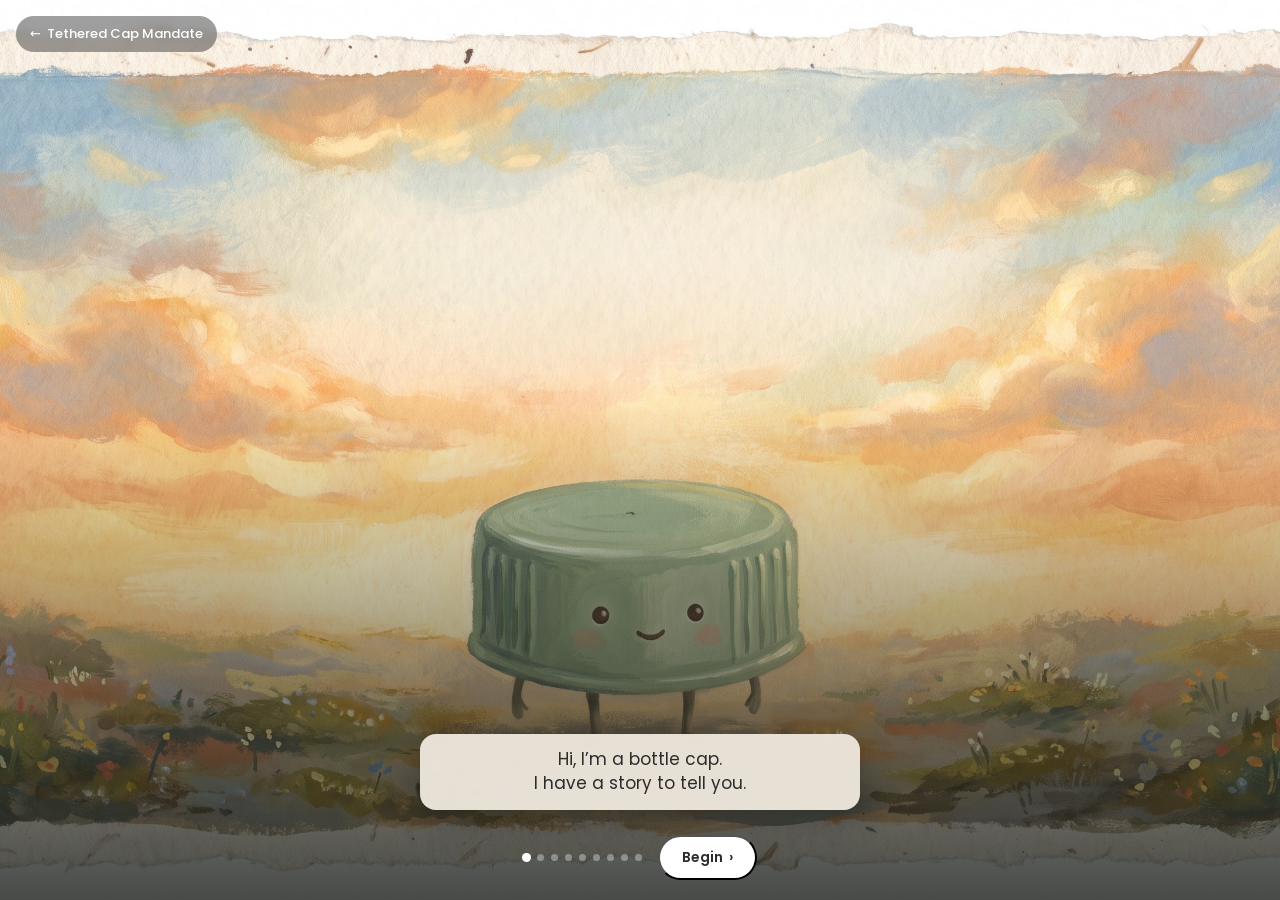
<file: cap-story.html>
<!DOCTYPE html>
<html lang="en">
<head>
  <meta charset="UTF-8">
  <meta name="viewport" content="width=device-width, initial-scale=1.0, viewport-fit=cover">
  <title>The Cap Story — The Tethered Cap Mandate</title>
  <meta name="description" content="Follow one bottle cap's journey — from a bottle, to the gutter, to the ocean — and why a tethered cap never has to make that trip again.">
  <meta name="apple-mobile-web-app-title" content="The Cap Story">
  <link rel="icon" href="assets/images/favicon.ico" sizes="any">
  <link rel="icon" type="image/png" sizes="32x32" href="assets/images/favicon-32.png">
  <link rel="icon" type="image/png" sizes="16x16" href="assets/images/favicon-16.png">
  <link rel="icon" type="image/png" sizes="192x192" href="assets/images/favicon-192.png">
  <link rel="apple-touch-icon" href="assets/images/apple-touch-icon.png">

  <link rel="preconnect" href="https://fonts.googleapis.com">
  <link rel="preconnect" href="https://fonts.gstatic.com" crossorigin>
  <link href="https://fonts.googleapis.com/css2?family=Bebas+Neue&family=Poppins:ital,wght@0,300;0,400;0,500;0,600;0,700;0,800;0,900;1,400;1,600&display=swap" rel="stylesheet">

  <link rel="stylesheet" href="css/tokens.css">
  <link rel="stylesheet" href="css/cap-story.css">
</head>
<body class="capstory-body">

<main class="capstory" id="capstory" aria-label="The Cap Story">

  <a class="capstory-exit" href="index.html#tethered-timeline" aria-label="Back to The Tethered Cap Mandate">
    <span aria-hidden="true">&larr;</span> Tethered Cap Mandate
  </a>

  <div class="capstory-progress" id="capstory-progress" role="progressbar" aria-label="Story progress" aria-valuemin="1"></div>

  <div class="capstory-stage" id="capstory-stage">
    <!-- Scenes are rendered here by js/cap-story.js from the SCENES data array -->
  </div>

  <button type="button" class="capstory-tapzone capstory-tapzone--prev" id="capstory-prev" aria-label="Previous"></button>
  <button type="button" class="capstory-tapzone capstory-tapzone--next" id="capstory-next" aria-label="Next"></button>

  <div class="capstory-controls">
    <button type="button" class="capstory-dot-nav" id="capstory-back-btn" aria-label="Previous scene">
      <span aria-hidden="true">&lsaquo;</span>
    </button>
    <ol class="capstory-dots" id="capstory-dots" aria-hidden="true"></ol>
    <button type="button" class="capstory-next-btn" id="capstory-next-btn">
      Next <span aria-hidden="true">&rsaquo;</span>
    </button>
  </div>

</main>

<script src="js/cap-story.js"></script>
</body>
</html>
</file>
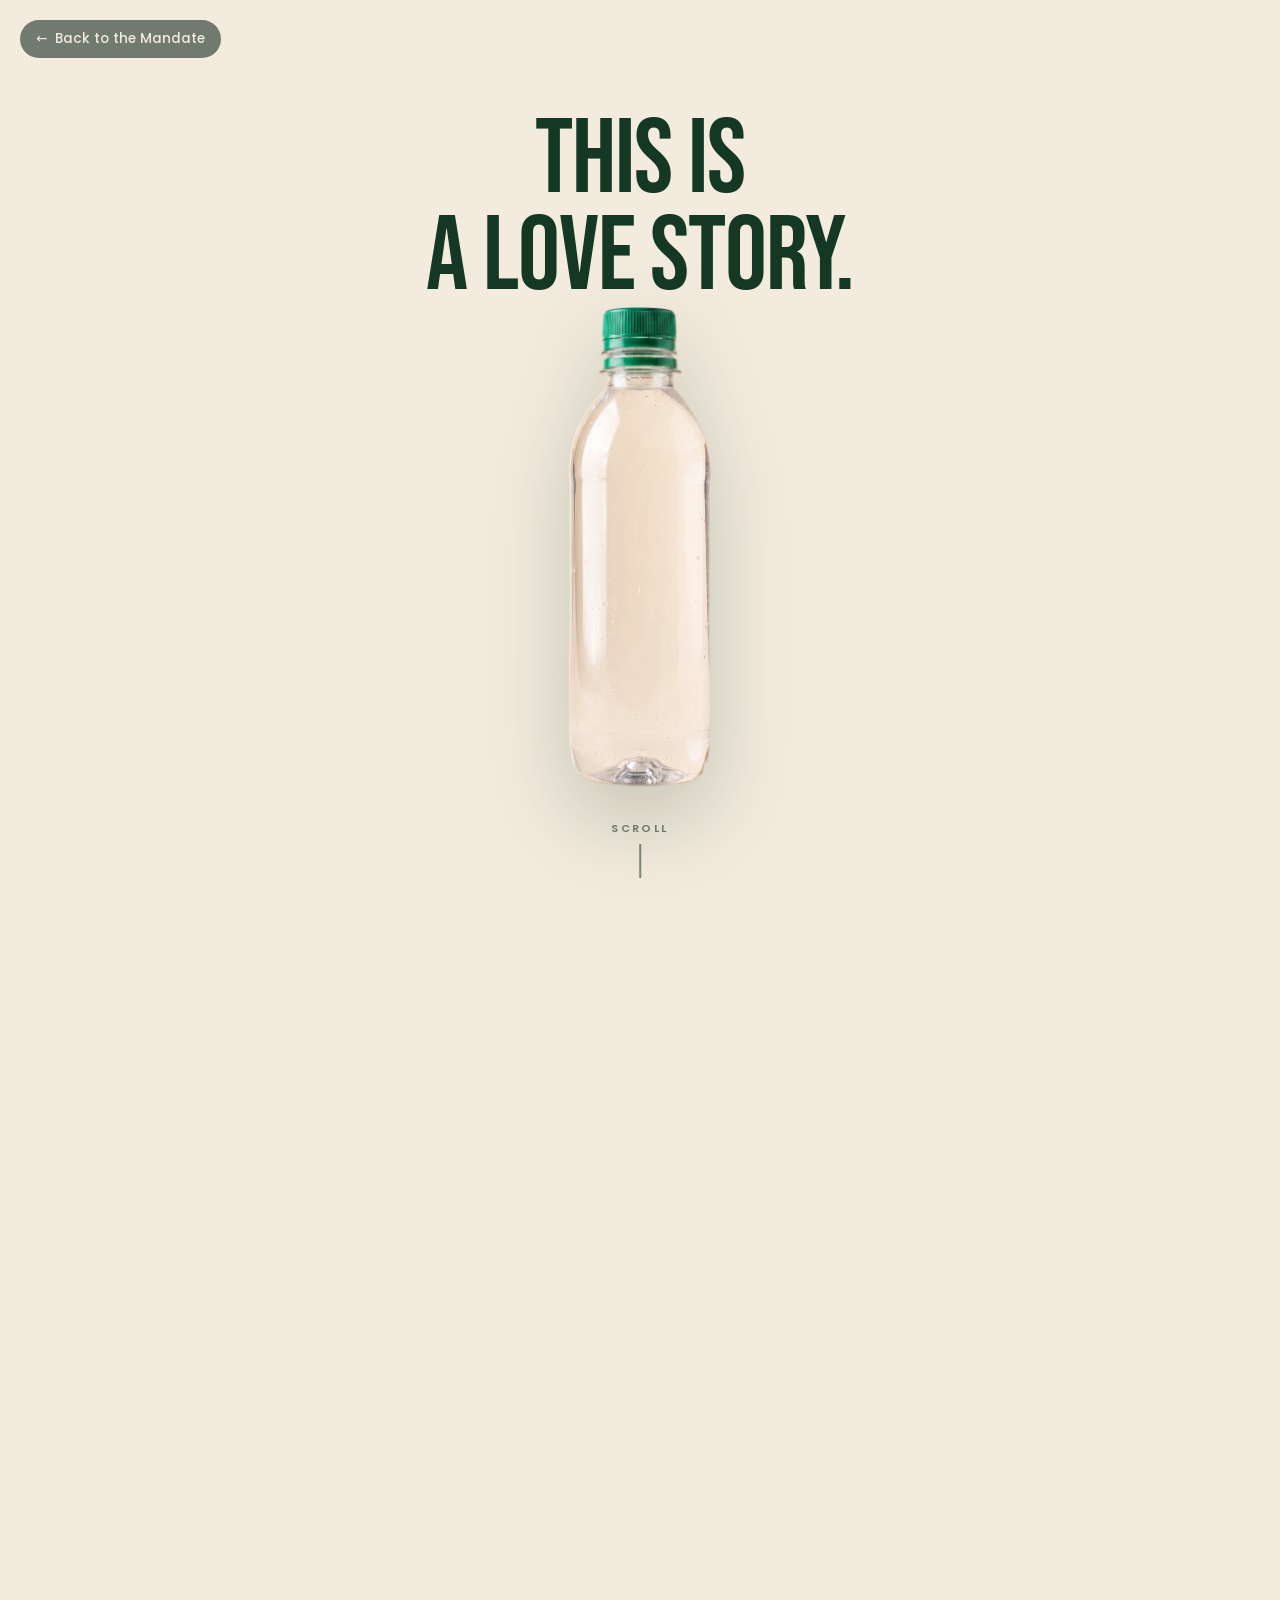
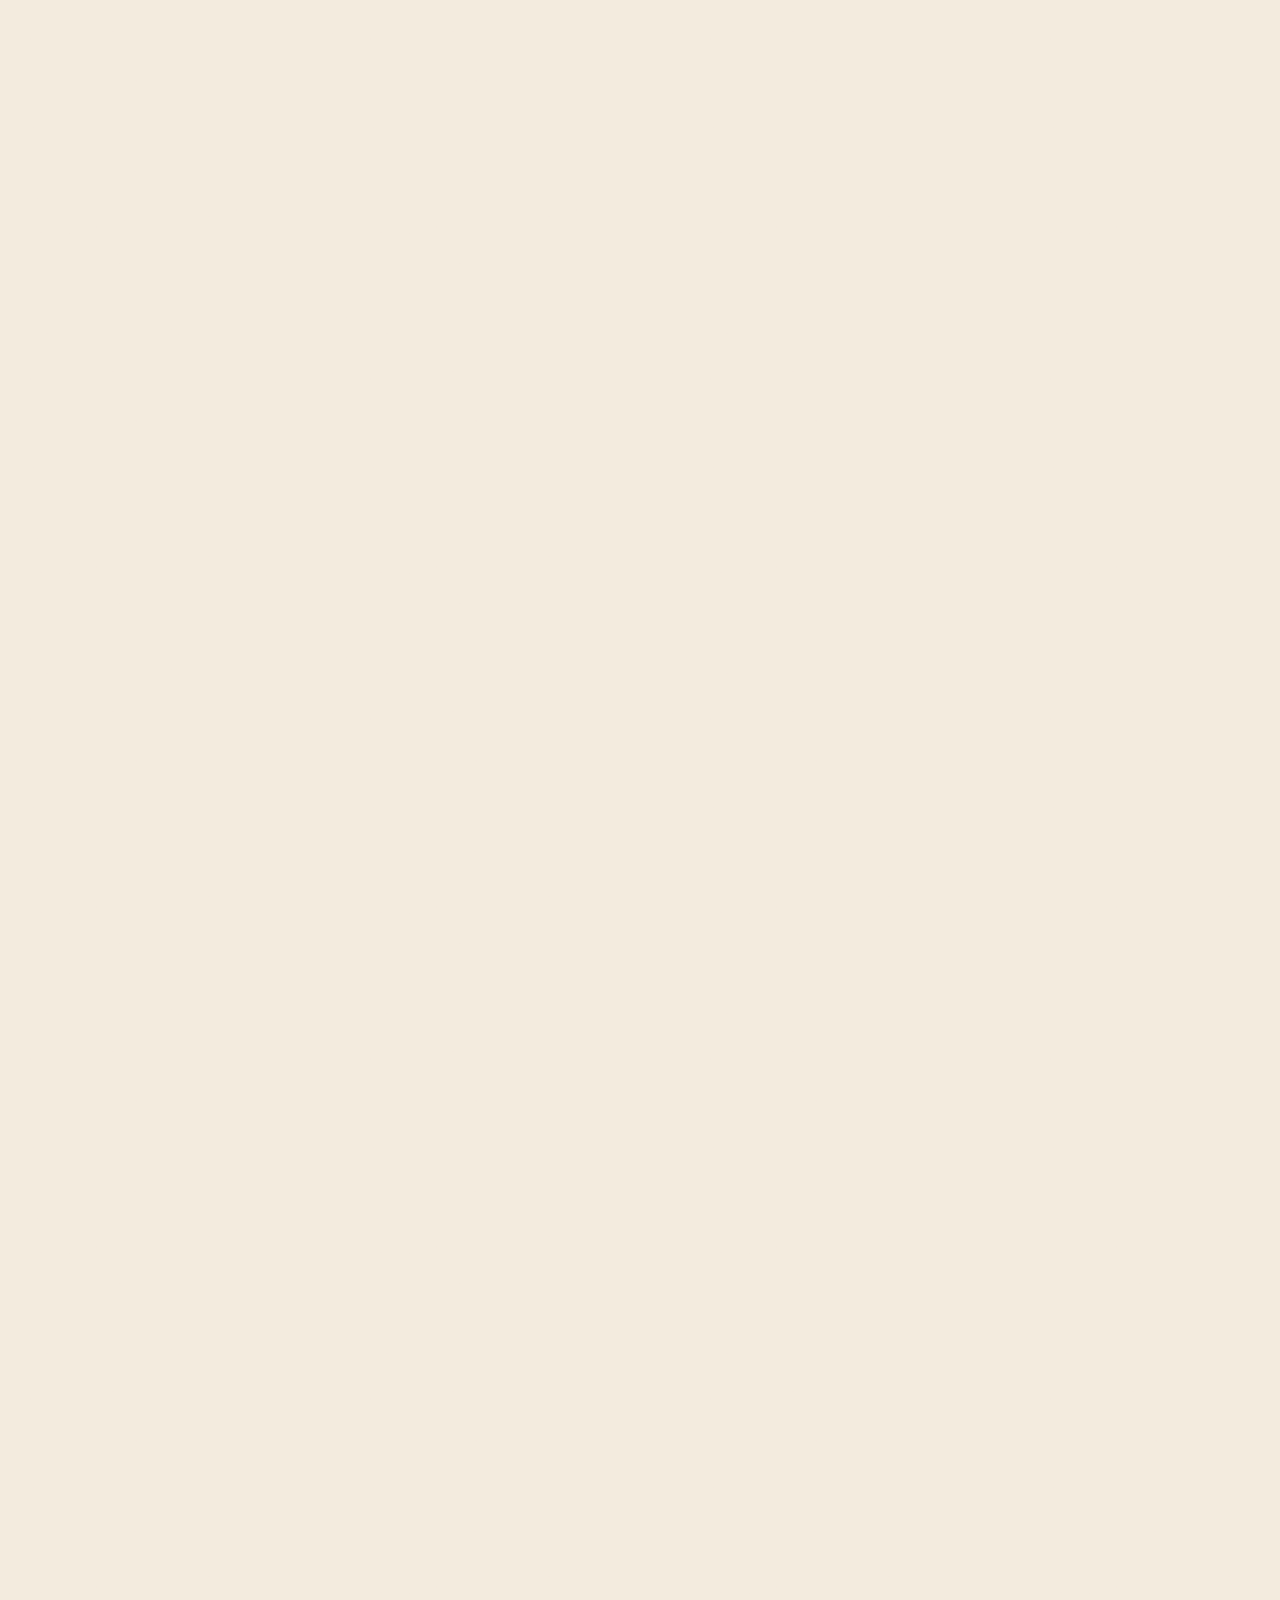
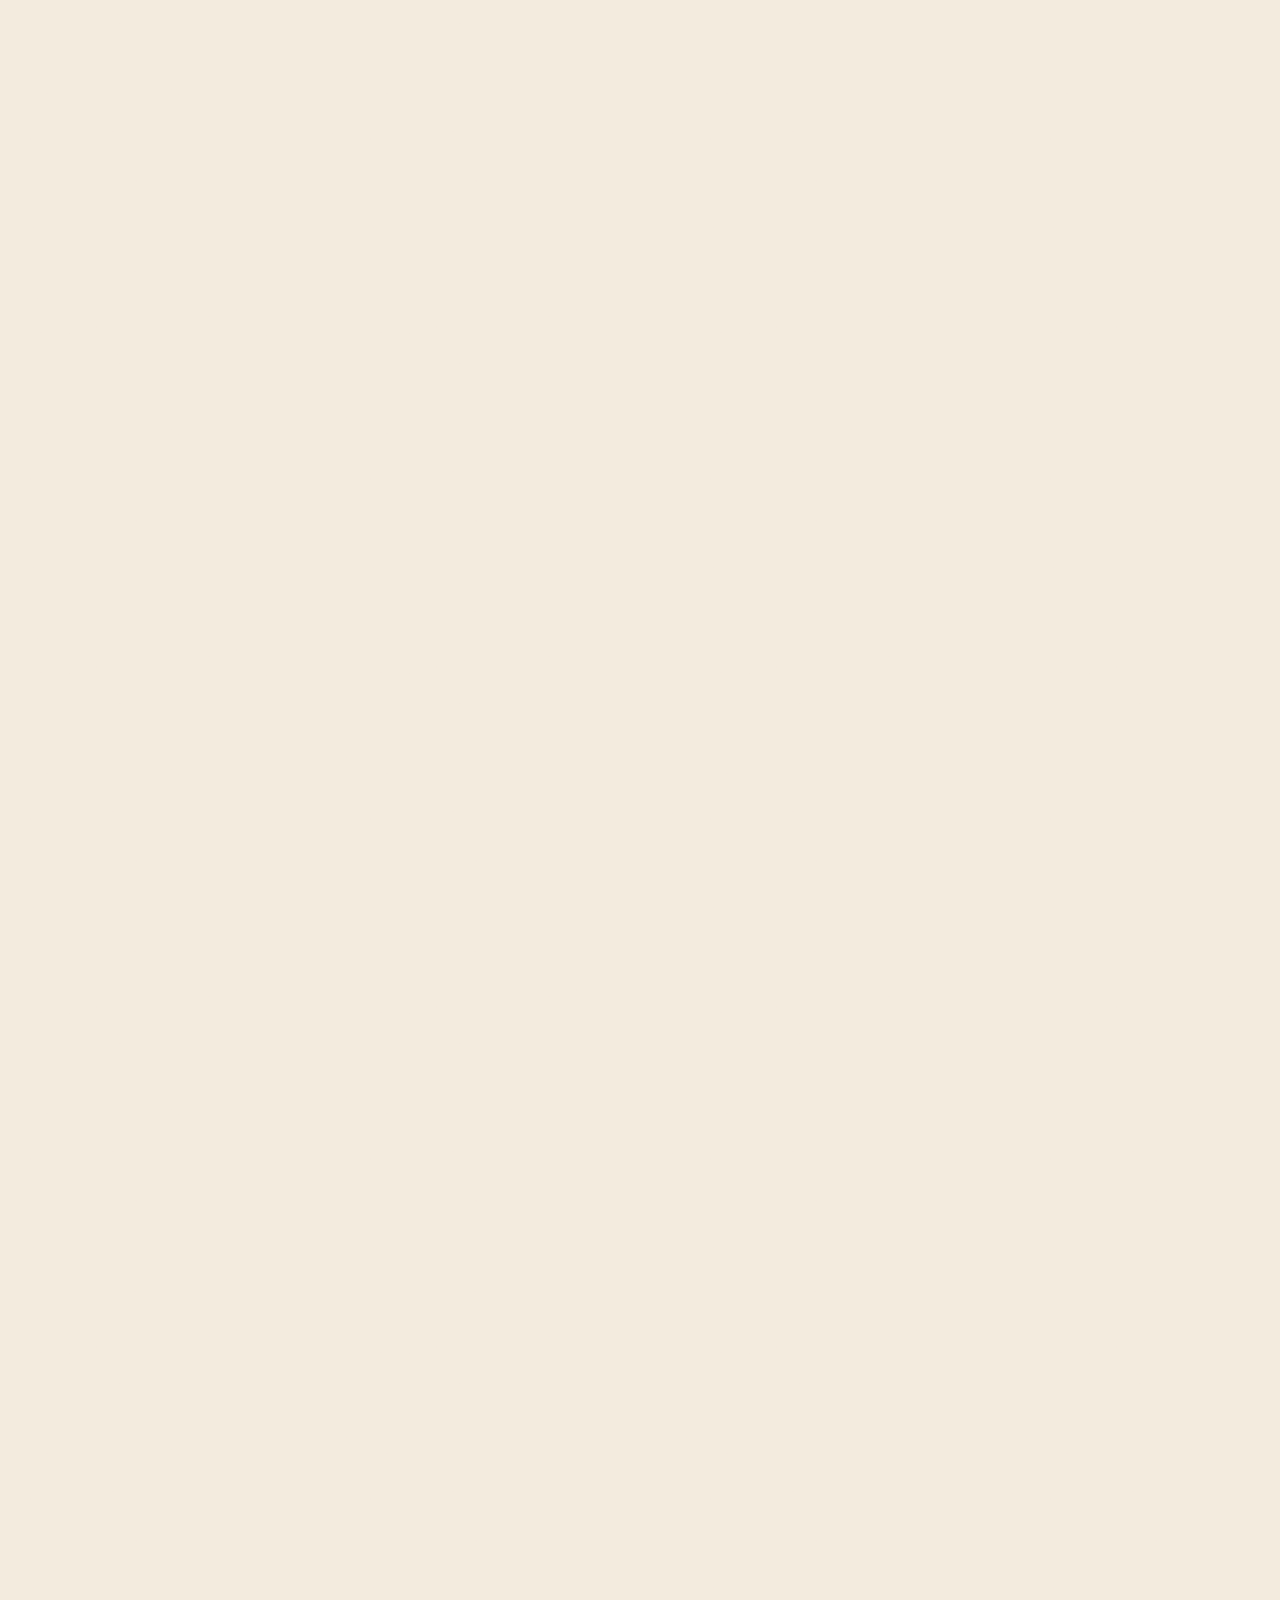
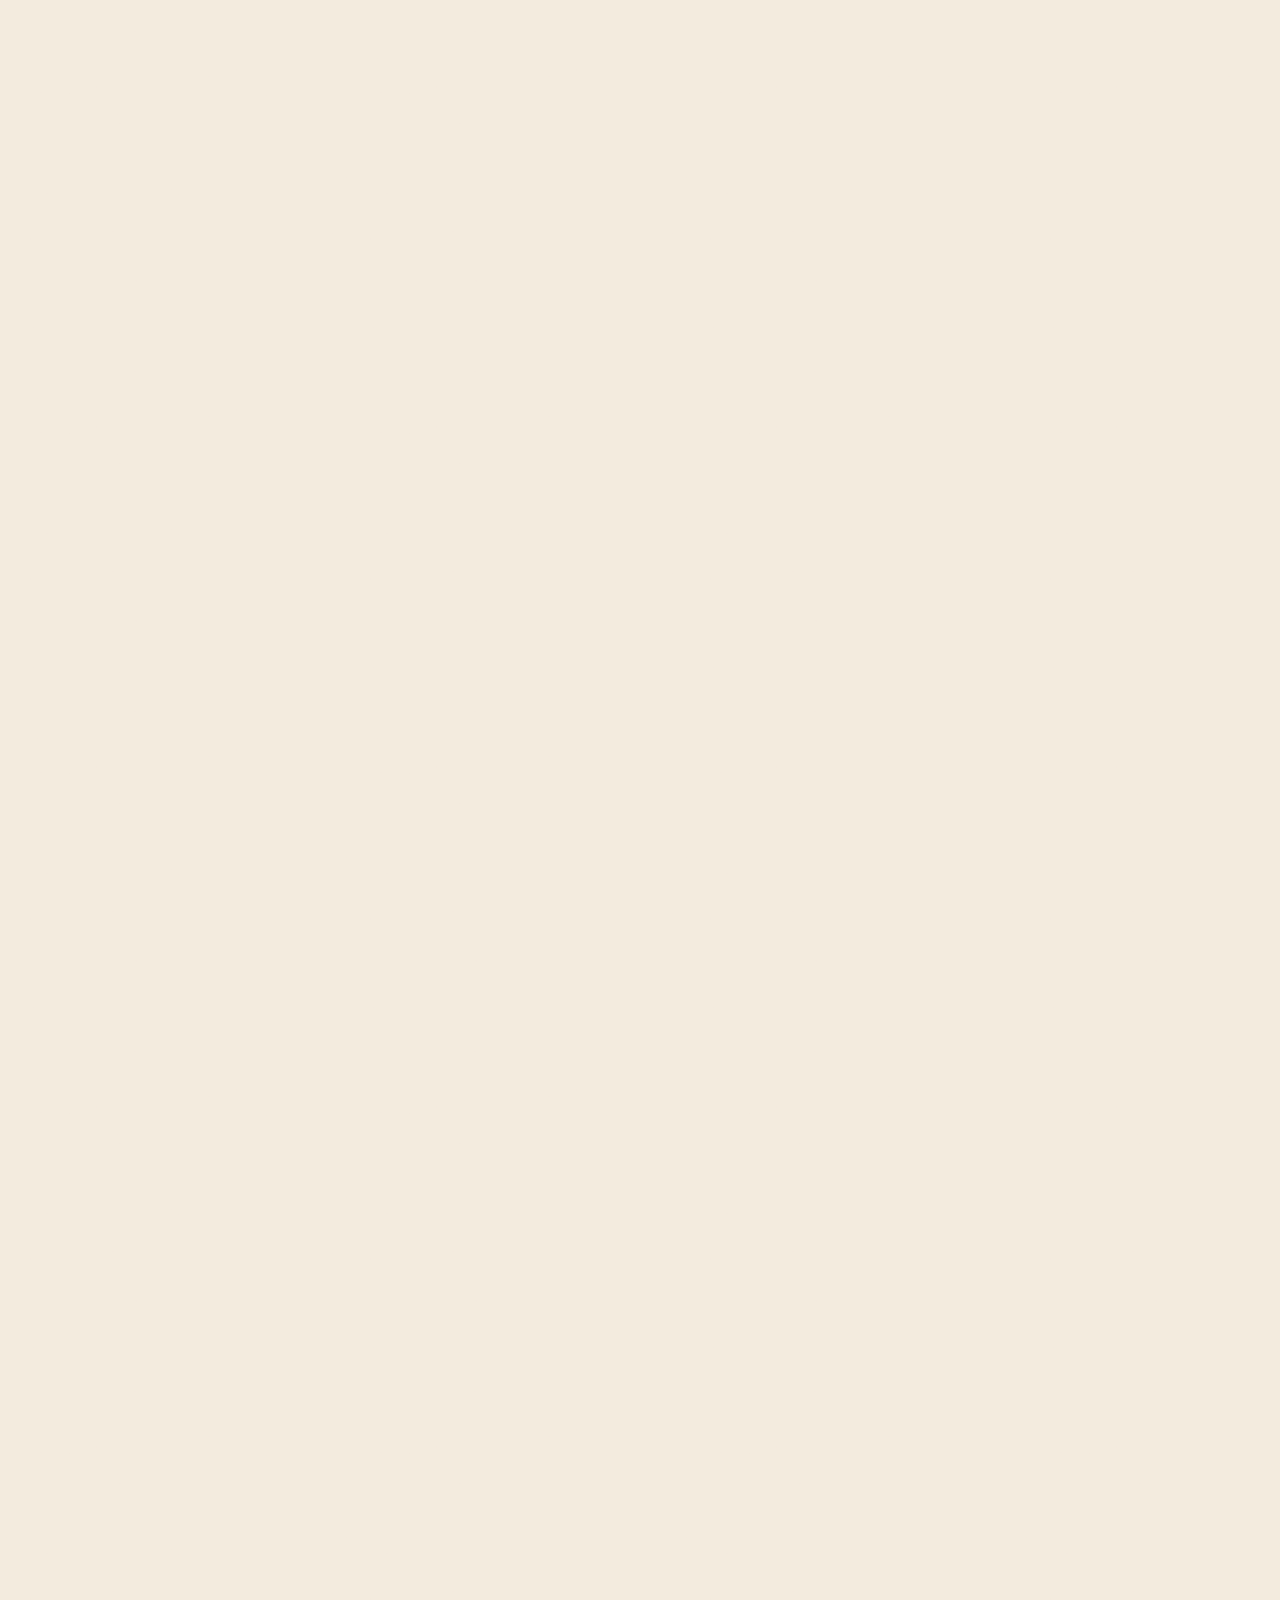
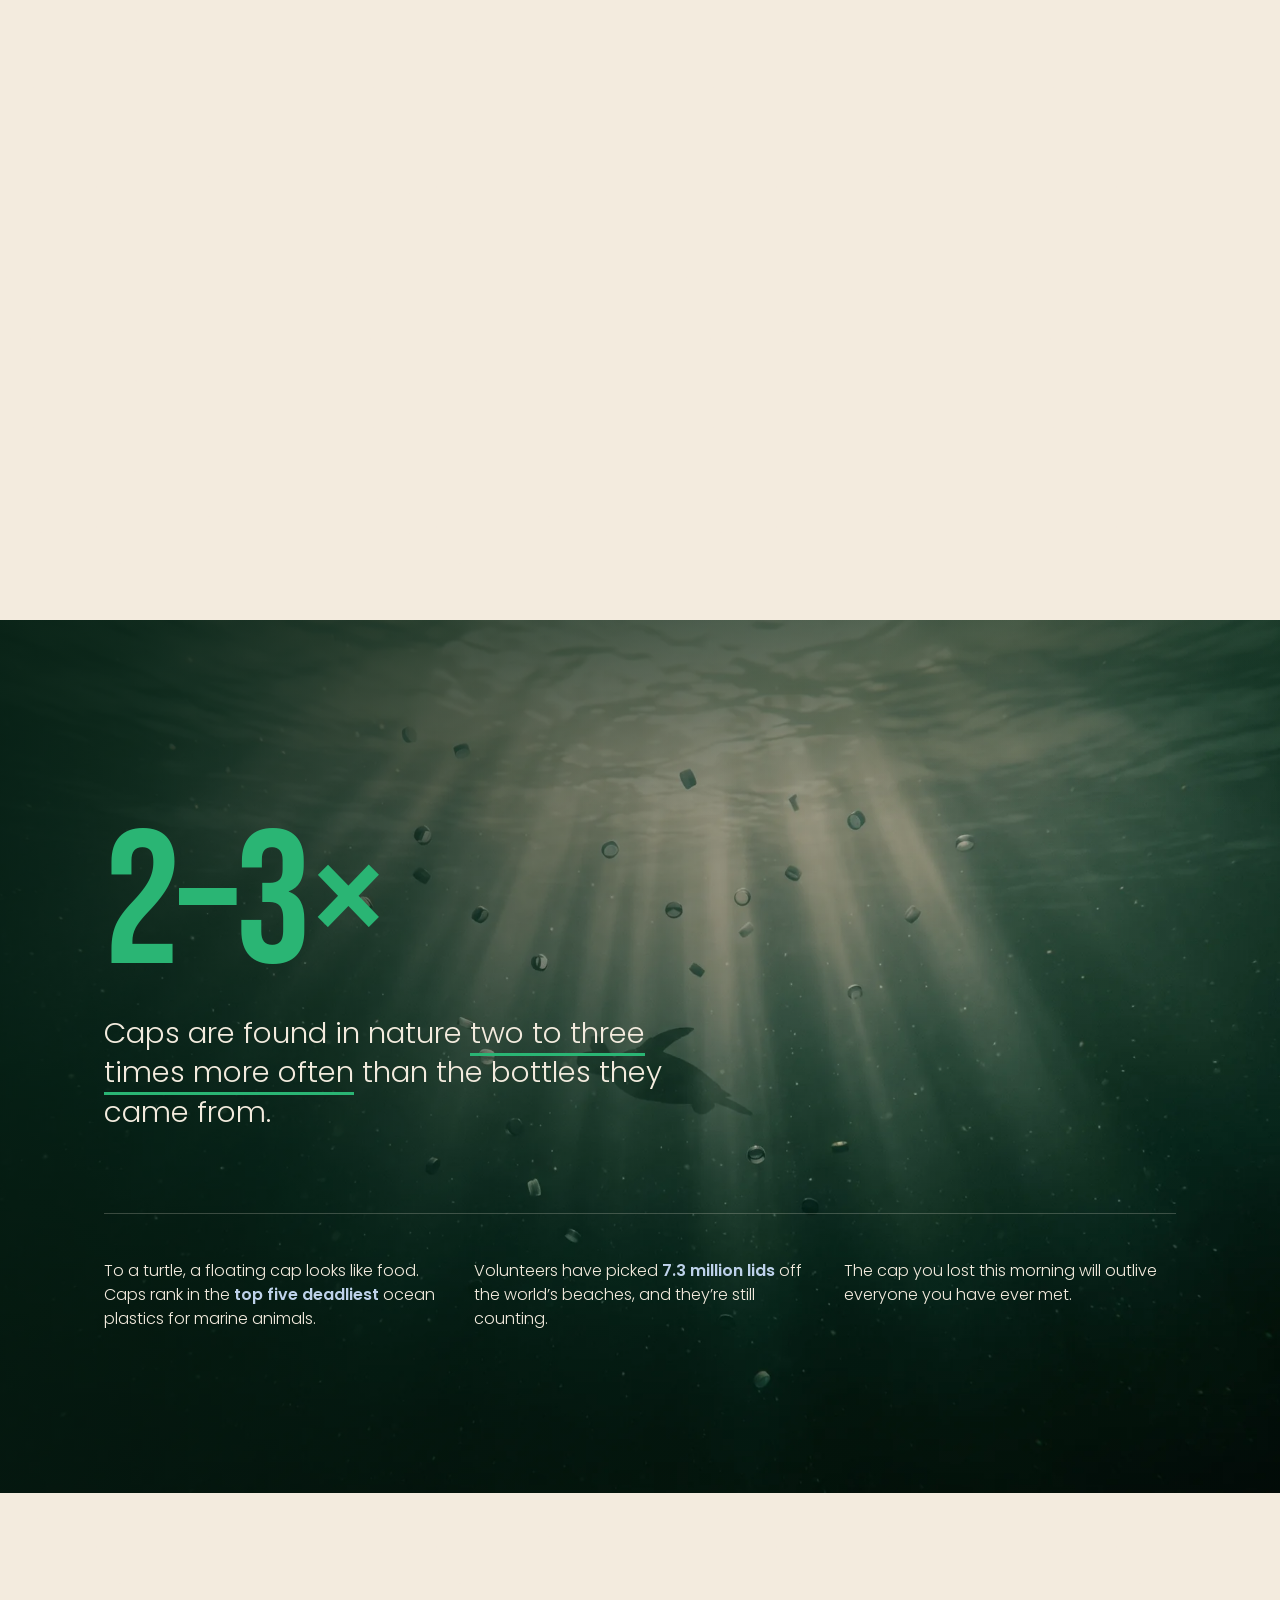
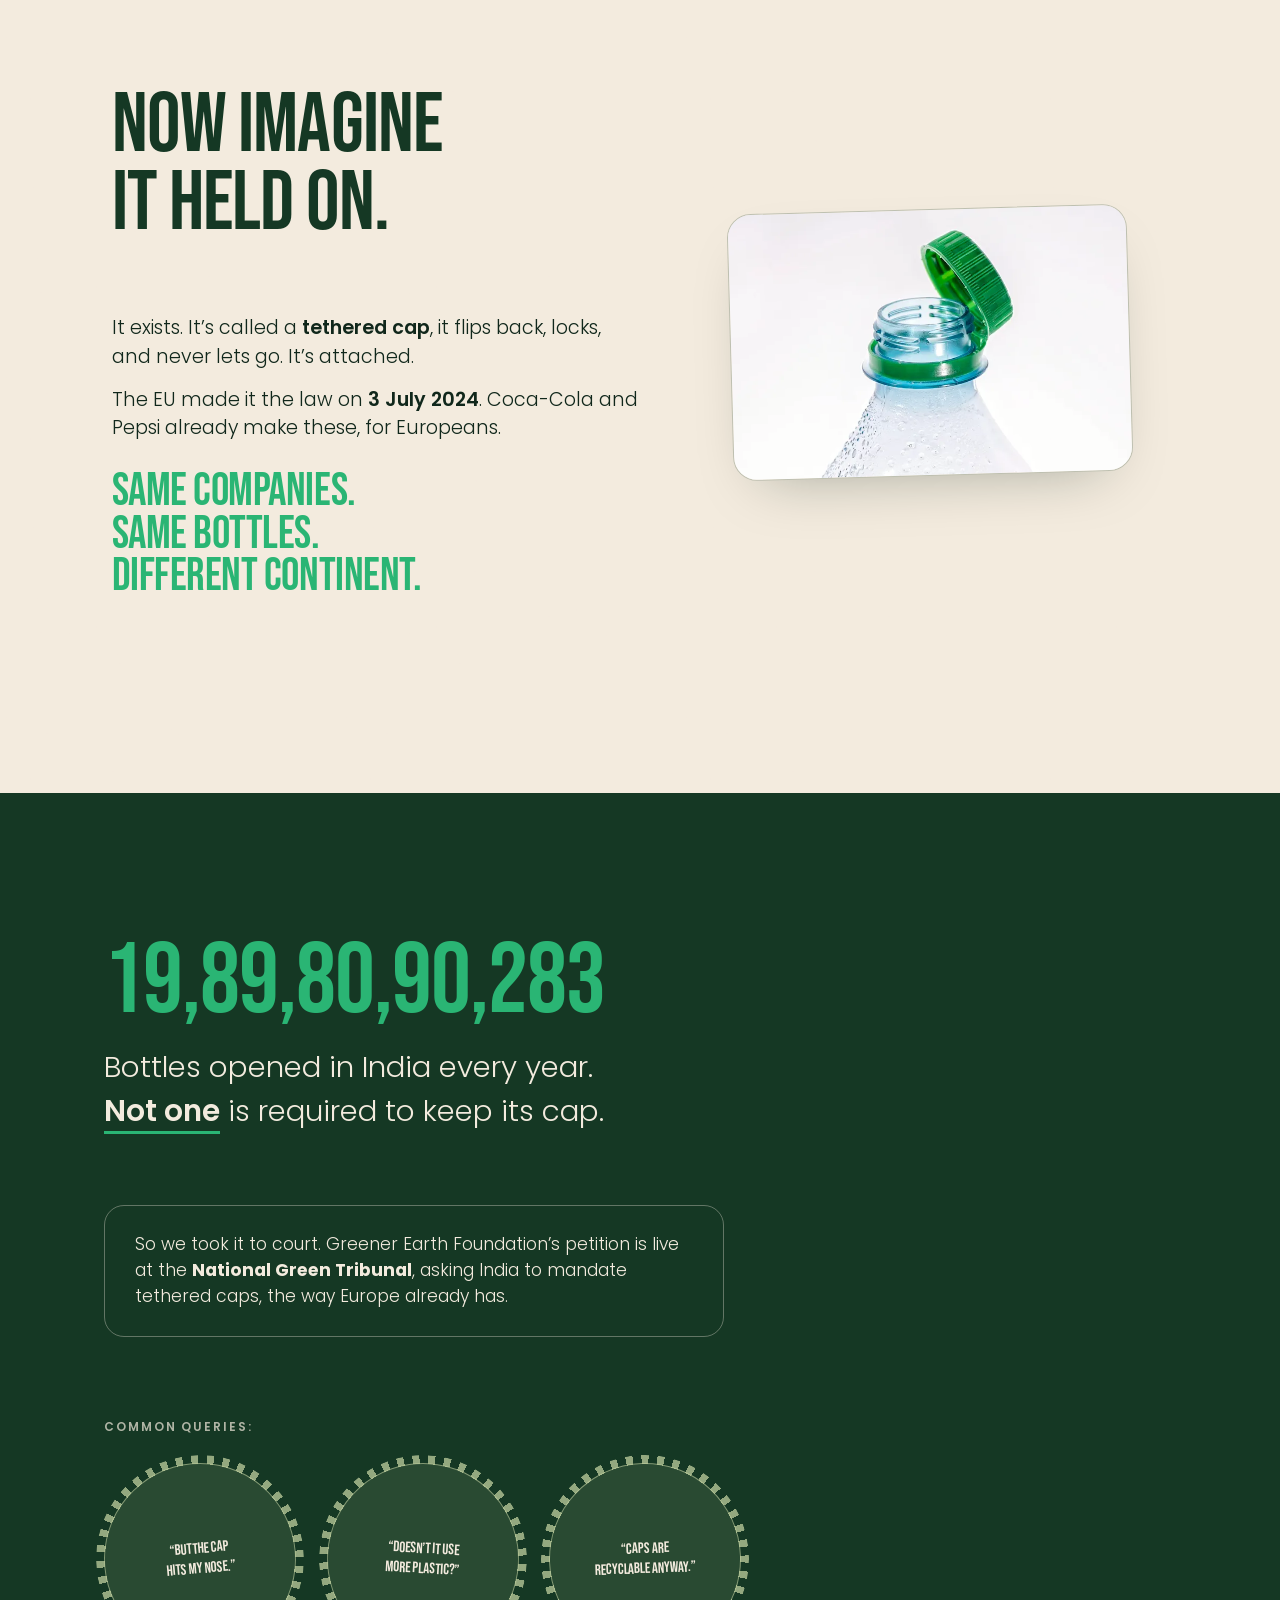
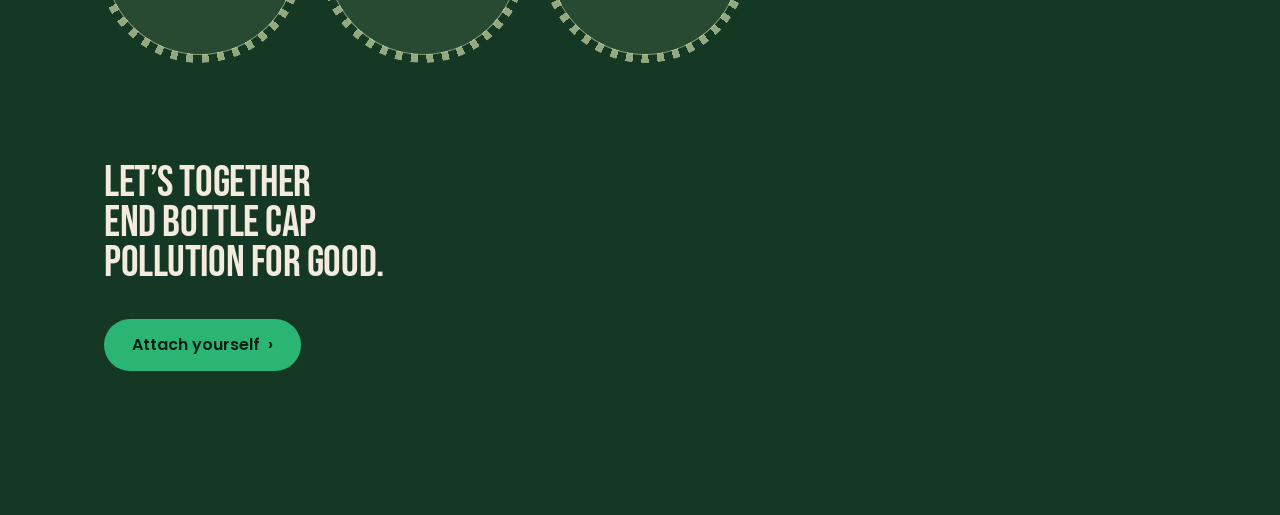
<file: the-cap-story.html>
<!doctype html>
<html lang="en">
<head>
<meta charset="utf-8">
<meta name="viewport" content="width=device-width, initial-scale=1, viewport-fit=cover">
<title>The Cap Story, The Tethered Cap Mandate</title>
<meta name="description" content="Follow one bottle cap's journey, from a bottle, to the gutter, to the ocean, and why a tethered cap never has to make that trip again.">
<meta name="apple-mobile-web-app-title" content="The Cap Story">
<link rel="icon" href="assets/images/favicon.ico" sizes="any">
<link rel="icon" type="image/png" sizes="32x32" href="assets/images/favicon-32.png">
<link rel="icon" type="image/png" sizes="16x16" href="assets/images/favicon-16.png">
<link rel="icon" type="image/png" sizes="192x192" href="assets/images/favicon-192.png">
<link rel="apple-touch-icon" href="assets/images/apple-touch-icon.png">

<link rel="preconnect" href="https://fonts.googleapis.com">
<link rel="preconnect" href="https://fonts.gstatic.com" crossorigin>
<link href="https://fonts.googleapis.com/css2?family=Bebas+Neue&family=Poppins:ital,wght@0,300;0,400;0,500;0,600;0,700;0,800;0,900;1,400;1,600&display=swap" rel="stylesheet">

<link rel="stylesheet" href="css/the-cap-story.css">
</head>
<body>
<div class="shell">

  <a class="filmstory-exit" href="index.html#tethered-timeline" aria-label="Back to The Tethered Cap Mandate">
    <span aria-hidden="true">&larr;</span> Back to the Mandate
  </a>

  <!-- ACT 1+2: one continuous shot — the unscrewing, then the camera follows the cap down -->
  <section class="scene hero" id="story">
    <!-- the world that passes as the cap falls -->
    <div class="fall-world" id="fallWorld">
      <div class="layer street"><img class="layer-img" src="assets/images/the-cap-story-film/street-photo.webp" alt="" loading="eager" decoding="async"></div>
      <div class="layer drain"><img class="layer-img" src="assets/images/the-cap-story-film/drain-photo.webp" alt="" loading="eager" decoding="async"></div>
      <div class="layer river"><img class="layer-img" src="assets/images/the-cap-story-film/river-photo.webp" alt="" loading="eager" decoding="async"></div>
    </div>

    <div class="hero-stage">
      <h1 class="display hero-line" id="line1">This is<br>a love story.</h1>
      <h1 class="display hero-line" id="line2" aria-hidden="true">Until you<br>opened it.</h1>
      <div class="bottle-rig" role="img" aria-label="A plastic water bottle. As you scroll, its cap unscrews and leaves.">
        <img class="rig-bottle" id="bottleBody" src="assets/images/the-cap-story-film/bottle-rig.webp" alt="" decoding="async">
        <img class="rig-cap" id="cap" src="assets/images/the-cap-story-film/cap-rig.webp" alt="" decoding="async">
      </div>
      <p class="hero-note" id="heroNote">Every bottle you&rsquo;ve ever finished ended exactly like this.</p>
    </div>
    <p class="scroll-cue" id="cue">scroll<span class="cue-line"></span></p>

    <div class="beat b1"><p>You drank. You binned it.<br>The bottle went off to its second life.</p></div>
    <div class="beat b2"><p class="display beat-big">The cap<br>never made it.</p></div>
    <div class="beat b3"><p>Too small for the sorting machines.<br>It slips through every screen.</p></div>
    <div class="beat b4"><p>Light enough to blow out of bins,<br>roll into drains, ride every river.</p></div>
    <div class="beat b5"><p>Bottles sink and get collected.<br><strong>Caps float. Caps escape.</strong></p></div>
  </section>


  <!-- ACT: the deep — sincere beat -->
  <section class="deep" id="deep">
    <div class="col">
      <p class="display deep-huge">2&ndash;3&times;</p>
      <p class="deep-lede">Caps are found in nature <em>two to three times more often</em> than the bottles they came from.</p>

      <div class="deep-facts">
        <p>To a turtle, a floating cap looks like food. Caps rank in the <strong>top five deadliest</strong> ocean plastics for marine animals.</p>
        <p>Volunteers have picked <strong>7.3 million lids</strong> off the world&rsquo;s beaches, and they&rsquo;re still counting.</p>
        <p>The cap you lost this morning will outlive everyone you have ever met.</p>
      </div>
    </div>
  </section>

  <!-- ACT: the rewind / the fix -->
  <section class="scene fix" id="fix">
    <div class="fix-stage">
      <h2 class="display fix-line" id="fixLine">Now imagine<br>it held on.</h2>
      <figure class="tbottle fix-diagram">
        <img src="assets/images/iStock-1792638728.webp" alt="Close-up of a real tethered bottle cap, unscrewed and tilted to the side while staying attached to the bottle by a plastic ring at the neck" loading="lazy" decoding="async">
      </figure>
      <div class="fix-copy" id="fixCopy">
        <p>It exists. It&rsquo;s called a <strong>tethered cap</strong>, it flips back, locks, and never lets go. It&rsquo;s attached.</p>
        <p>The EU made it the law on <strong>3&nbsp;July&nbsp;2024</strong>. Coca-Cola and Pepsi already make these, for Europeans.</p>
        <p class="display fix-kicker">Same companies.<br>Same bottles.<br>Different continent.</p>
      </div>
    </div>
  </section>

  <!-- ACT: India -->
  <section class="india" id="india">
    <div class="col">
      <p class="display india-number" id="indiaNumber">25,000,000,000</p>
      <p class="india-lede">Bottles opened in India every year.<br><strong>Not one</strong> is required to keep its cap.</p>
      <div class="india-court">
        <p>So we took it to court. Greener Earth Foundation&rsquo;s petition is live at the <strong>National Green Tribunal</strong>, asking India to mandate tethered caps, the way Europe already has.</p>
      </div>
      <p class="india-label">Common Queries:</p>
      <div class="stickers">
        <button class="sticker" data-flip><span class="s-front">&ldquo;But the cap<br>hits my nose.&rdquo;</span><span class="s-back">It flips back and locks. Two days of habit vs 400 years in the ocean.</span></button>
        <button class="sticker" data-flip><span class="s-front">&ldquo;Doesn&rsquo;t it use<br>more plastic?&rdquo;</span><span class="s-back">Paired with lighter necks it uses ~30% less closure plastic.</span></button>
        <button class="sticker" data-flip><span class="s-front">&ldquo;Caps are<br>recyclable anyway.&rdquo;</span><span class="s-back">Only if they reach the plant. Most never do, they float away.</span></button>
      </div>
      <p class="display india-outro">Let&rsquo;s together end bottle cap pollution for good.</p>
      <a class="india-cta" href="index.html#attach-yourself">Attach yourself <span aria-hidden="true">&rsaquo;</span></a>
    </div>
  </section>

</div>
<script src="vendor/gsap.min.js"></script>
<script src="vendor/ScrollTrigger.min.js"></script>
<script src="js/the-cap-story.js"></script>
</body>
</html>
</file>
<file: css/tokens.css>
/* Design tokens extracted from Paper file "Patient beacon" (01KZDZ2VB72YMQNHXAQTEDEABN) */
:root {
  /* Colors */
  --color-sage-light: #B1D8B9;   /* accent green — big headlines, ticker highlights */
  --color-sage-dark: #437543;    /* brand wordmark on light backgrounds */
  --color-cream: #EEE7DC;        /* footer / warm section background */
  --color-placeholder: #D9D9D9;  /* neutral image/photo placeholder */
  --color-dark: #2C2C2C;         /* body text on light backgrounds */
  --color-black: #000000;
  --color-white: #FFFFFF;

  /* Typography */
  --font-display: "Bebas Neue", system-ui, sans-serif; /* big all-caps headlines & stats */
  --font-body: "Poppins", system-ui, sans-serif;       /* everything else */

  /* Layout */
  /* calc(960px + 40vw) == 1600px exactly at a 1600px viewport (today's old
     flat cap), then keeps growing past it instead of staying frozen — so
     the container actually widens out on 2K/4K screens instead of sitting
     as a fixed-width island in a sea of empty margin. */
  --container-max: calc(960px + 40vw);
  --container-padding: clamp(20px, 5vw, 96px);

  /* Reference design width, used only for proportional clamp() math */
  --design-width: 1920;

  /* Every clamp(min, calc(designPx / 1920 * 100vw), designPx) across the
     section stylesheets freezes at exactly its designPx size once the
     viewport passes 1920px — correct up to a 1080p screen (the actual
     design reference), but it means 2K/4K renders pixel-identical to
     1080p, just with more blank margin around it. --fluid-vw stands in for
     100vw inside those calc()s: below 1920px it IS 100vw (zero change to
     any existing mobile/tablet/laptop sizing), above 1920px it grows at
     40% of the real rate instead of 0%, so large screens get proportionally
     bigger content without ballooning text/spacing to match the full
     viewport ratio (which would look absurd at 3840px). */
  --fluid-vw: min(100vw, calc(1152px + 40vw));

  /* Same trick as --fluid-vw, for the handful of height-driven clamps (the
     hero, mainly) — soft-caps growth past a 1080px-tall viewport (the
     1080p reference height) instead of freezing outright. */
  --fluid-vh: min(100vh, calc(648px + 40vh));
}

* {
  box-sizing: border-box;
}

html {
  scroll-behavior: smooth;
  /* Stops the rubber-band/pull-to-refresh bounce at the top and bottom of
     the page (mobile Chrome/Safari 16+) — without it, pulling down past
     the top revealed a sliver of plain white body background above the
     hero's dark video/scrim, since the bounce shows whatever's beyond the
     document's actual edge, not more of the fixed header/hero. */
  overscroll-behavior-y: none;
}

body {
  margin: 0;
  font-family: var(--font-body);
  color: var(--color-dark);
  background: var(--color-white);
  -webkit-font-smoothing: antialiased;
  overflow-x: hidden;
  overscroll-behavior-y: none;
}

/* Scroll lock while the hero's one-shot entrance sequence plays (toggled
   by main.js) — keeps a fast scroll from cutting the reveal off partway
   through. main.js never adds this for prefers-reduced-motion, since
   those visitors get no entrance sequence to wait for in the first
   place. */
html.intro-locked,
html.intro-locked body {
  overflow: hidden;
  height: 100%;
}

img {
  max-width: 100%;
  display: block;
}

a {
  color: inherit;
  text-decoration: none;
}

.container {
  max-width: var(--container-max);
  margin: 0 auto;
  padding-left: var(--container-padding);
  padding-right: var(--container-padding);
}

.visually-hidden {
  position: absolute;
  width: 1px;
  height: 1px;
  overflow: hidden;
  clip: rect(0 0 0 0);
  white-space: nowrap;
}
</file>
<file: css/sections/01-header-hero-intro.css>
/* ============================================================
   Section group 1: Header / Hero / Name-scroll ticker / Mission
   Class prefixes: header- / hero- / ticker- / mission-
   ============================================================ */

:root {
  /* Shared so the hero can size itself to exactly fill the remaining
     viewport (100vh minus these two fixed bars) with nothing clipped. */
  --header-h: clamp(64px, 8vw, 92px);
  --ticker-h: clamp(56px, 7vw, 68px);
}

/* ---------- Header ---------- */

.header-bar {
  /* fixed (not sticky) — it needs to be OUT of normal flow permanently so
     .hero can extend up underneath it (see .hero-bg/.hero-scrim below);
     sticky still reserves its own flow space until the sticking point,
     which would leave a solid gap above the hero instead of showing video
     through the now-transparent bar. */
  position: fixed;
  top: 0;
  left: 0;
  right: 0;
  z-index: 100;
  background: transparent;
  box-shadow: 0 1px 0 rgba(0, 0, 0, 0);
  transition: box-shadow 0.25s ease, transform 0.3s ease, background-color 0.2s ease;
}

/* Solid white background whenever the header isn't floating over the hero
   video — both once scrolled past it (.header-bar--dark) and while the
   mobile nav panel is open (which can happen at any scroll position).
   Transparent + just a dark logo wasn't enough: the header is
   position:fixed, so once scrolled past the hero it can still end up
   over OTHER dark sections further down the page (e.g. Attach Yourself's
   own video backdrop), where a dark logo on a transparent bar would be
   just as hard to read as the original white-on-white problem this was
   meant to fix. A solid backing guarantees the logo/icon are legible
   against a known, controlled background instead of whatever happens to
   be scrolling underneath. While the nav panel is open, this also keeps
   the header visually continuous with the panel's own white background
   directly below it, rather than reading as two mismatched pieces. */
.header-bar--dark,
.nav-open .header-bar {
  background: var(--color-white);
}

/* Slides fully out of view on scroll-down, back in on scroll-up (see
   main.js) — never while the mobile nav panel is open. */
.header-bar.is-hidden {
  transform: translateY(-100%);
}

@media (prefers-reduced-motion: reduce) {
  .header-bar {
    transition: box-shadow 0.25s ease;
  }
}

.header-bar.is-scrolled {
  box-shadow: 0 2px 16px rgba(0, 0, 0, 0.08);
}

.header-inner {
  display: flex;
  align-items: center;
  justify-content: space-between;
  gap: 24px;
  height: var(--header-h);
}

.header-brand {
  display: flex;
  align-items: center;
  flex-shrink: 0;
}

.header-logo-lockup {
  display: block;
  height: clamp(32px, 3.6vw, 48px);
  width: auto;
}

/* White logo shown by default (header floats transparently over the dark
   hero video); .header-bar--dark (toggled in main.js once scrolled past
   the hero) swaps to the dark-green version instead, so the logo stays
   legible against the plain white sections that follow. Two stacked
   <img>s rather than one swapped via JS — the hidden one is display:none
   so it never affects .header-brand's layout width. */
.header-logo-lockup--green {
  display: none;
}

.header-bar--dark .header-logo-lockup--white,
.nav-open .header-logo-lockup--white {
  display: none;
}

.header-bar--dark .header-logo-lockup--green,
.nav-open .header-logo-lockup--green {
  display: block;
}

/* Navigation lives only behind the hamburger overlay — no inline desktop
   nav and no persistent hero rail, so the header stays a plain brand bar
   with a menu toggle at every screen size. */
.header-inner {
  justify-content: space-between;
}

.header-toggle {
  display: flex;
  flex-direction: column;
  justify-content: center;
  align-items: flex-end;
  gap: 6px;
  width: 32px;
  height: 32px;
  padding: 0;
  border: none;
  background: transparent;
  cursor: pointer;
  flex-shrink: 0;
  margin-left: auto;
}

.header-toggle-bar {
  display: block;
  width: 100%;
  height: 4px;
  border-radius: 2px;
  background: var(--color-white);
  transition: transform 0.25s ease, opacity 0.25s ease, width 0.25s ease, background-color 0.2s ease;
}

/* Same dark-green swap as the logo, once scrolled past the hero — also
   applied while the nav panel is open (see .header-bar background below),
   so the X icon stays legible against the now-solid header. */
.header-bar--dark .header-toggle-bar,
.nav-open .header-toggle-bar {
  background: var(--color-sage-dark);
}

.nav-open .header-toggle-bar:nth-child(1) {
  transform: translateY(9px) rotate(45deg);
  width: 100%;
}
.nav-open .header-toggle-bar:nth-child(2) {
  opacity: 0;
}
.nav-open .header-toggle-bar:nth-child(3) {
  transform: translateY(-9px) rotate(-45deg);
  width: 100%;
}

/* Dimmed backdrop behind the panel, over whatever the page has scrolled to —
   click it to close, same as the reference's partial slide-in menu. */
.header-scrim {
  position: fixed;
  inset: 0;
  top: var(--header-h);
  background: rgba(20, 24, 20, 0.4);
  z-index: 98;
  opacity: 0;
  pointer-events: none;
  transition: opacity 0.3s ease;
}

.nav-open .header-scrim {
  opacity: 1;
  pointer-events: auto;
}

/* Opens PARTIALLY — a fixed-width panel pinned to the right edge, not a
   full-bleed takeover — so the page stays visible (dimmed) behind it. */
.header-overlay {
  position: fixed;
  top: var(--header-h);
  right: 0;
  bottom: 0;
  left: auto;
  width: min(420px, 86vw);
  background: var(--color-white);
  transform: translateX(100%);
  transition: transform 0.3s ease;
  z-index: 99;
  overflow-y: auto;
  box-shadow: -16px 0 48px rgba(0, 0, 0, 0.16);
}

.nav-open .header-overlay,
.header-overlay.nav-open {
  transform: translateX(0);
}

.header-overlay-list {
  /* The header's own hamburger↔X toggle stays visible above this panel
     (it isn't covered, since the panel starts below the header) and is
     the only close control — no second "Close" button needed in here. */
  list-style: none;
  margin: 0;
  padding: 40px var(--container-padding);
  display: flex;
  flex-direction: column;
  gap: 0;
}

.header-overlay-list li {
  border-bottom: 1px solid var(--color-placeholder);
}

.header-overlay-list a {
  display: block;
  padding: 16px 4px;
  font-family: var(--font-display);
  font-size: clamp(20px, 4vw, 26px);
  letter-spacing: 0.02em;
  color: var(--color-dark);
}

/* ---------- Hero ---------- */

.hero {
  position: relative;
  /* Only the fixed bottom ticker bar is subtracted now — the header is
     fixed/transparent and floats OVER the hero rather than pushing it
     down, so the hero itself must fill the header's share of the
     viewport too (see .hero-bg/.hero-scrim below, which bleed up under
     the header so the video shows through it instead of blank space). */
  min-height: calc(100vh - var(--ticker-h));
  min-height: calc(100svh - var(--ticker-h));
  display: flex;
  align-items: center;
  justify-content: center;
  color: var(--color-white);
}

/* Bleeds past .hero's own top edge by exactly the header's height so the
   video/scrim extend underneath the fixed, transparent header bar instead
   of showing blank page background there. Permanent (not just during the
   entrance sequence) since the header stays transparent at every scroll
   position. */
.hero-bg {
  position: absolute;
  top: calc(-1 * var(--header-h));
  left: 0;
  right: 0;
  bottom: 0;
  height: calc(100% + var(--header-h));
  width: 100%;
  object-fit: cover;
  object-position: center;
}

.hero-scrim {
  position: absolute;
  top: calc(-1 * var(--header-h));
  left: 0;
  right: 0;
  bottom: 0;
  height: calc(100% + var(--header-h));
  /* The video (bright sand + white foam) needs more darkening than the old
     photo did to keep the white headline/bottle/social icons legible —
     heavier throughout, darkest at the bottom where the social column sits. */
  background: linear-gradient(180deg, rgba(0, 0, 0, 0.5) 0%, rgba(0, 0, 0, 0.32) 40%, rgba(0, 0, 0, 0.4) 65%, rgba(0, 0, 0, 0.62) 100%);
}

.hero-content {
  position: relative;
  z-index: 1;
  display: flex;
  flex-direction: column;
  align-items: center;
  justify-content: center;
  gap: clamp(16px, max(min(3vh, 40px), calc(40 / 1080 * var(--fluid-vh))), 60px);
  height: 100%;
  padding: clamp(16px, max(min(3vh, 40px), calc(40 / 1080 * var(--fluid-vh))), 60px) var(--container-padding);
  text-align: center;
  max-width: 1000px;
  margin: 0 auto;
}

.hero-headline {
  /* Visually below the bottle mark (order:2) while staying first in the
     markup, so screen readers still meet the heading before the image. */
  order: 2;
  margin: 0;
  font-family: var(--font-body);
  font-weight: 500;
  font-size: clamp(13px, max(min(1.15vw, 16px), calc(16 / 1920 * var(--fluid-vw))), 24px);
  line-height: 1.5;
}

/* Wraps .hero-portrait so the bottle mark links to the pledge form —
   display:contents drops the <a> out of the flex box entirely, so the
   <img> itself stays the actual flex item (order/sizing/animation below
   all target .hero-portrait directly, untouched by adding the link). */
.hero-portrait-link {
  display: contents;
}

.hero-portrait {
  order: 1;
  /* The bottle mark is the hero's main focal point — sized big off viewport
     height (not just width) and capped, so it always fits inside the hero
     with its bottom edge intact, even on short/laptop viewports, instead
     of being cropped by .hero. */
  width: auto;
  height: clamp(220px, max(min(60vh, 620px), calc(620 / 1080 * var(--fluid-vh))), 930px);
  max-width: 72vw;
  cursor: pointer;
  transition: opacity 0.2s ease;
  /* Nudged right — the lettering sits well left-of-center within the
     GIF's own transparent canvas (measured directly off the source
     pixels: ~9.2% of the image's own rendered width), so centering
     the image's box doesn't center the visible glyph. A percentage value
     scales with the image itself (unlike a vw-based nudge, which scales
     with the viewport — the two don't move together, so vw drifted out of
     sync on mobile) and keeps the glyph reading centered under the
     headline text at every size. */
  transform: translateX(9.2%);
}

/* Same hover/focus dim already used for the other clickable band links
   on this page (see .timeline-band), so the bottle mark reads as
   clickable consistently with the rest of the site. */
.hero-portrait-link:hover .hero-portrait,
.hero-portrait-link:focus-visible .hero-portrait {
  opacity: 0.92;
}

/* Bottle + headline hold off-screen until ~1.6s into the bg video, right
   after its wave washes over the cap — reads as the wave "revealing" them,
   rather than a generic on-load fade. animation-fill-mode "both" keeps them
   hidden pre-delay and holds the final frame once the one-shot animation
   ends (it never repeats on the video's later loops).

   The bottle "surfaces" rather than just fading — it rises further, scales
   up from smaller, and sharpens out of a heavy blur, like it's coming into
   focus out of the water. Slower/dreamier than a plain fade+scale. */
@media (prefers-reduced-motion: no-preference) {
  .hero-portrait {
    animation: hero-portrait-reveal 1.8s cubic-bezier(0.16, 1, 0.3, 1) 1.6s both;
  }

  .hero-headline {
    animation: hero-headline-reveal 1.3s cubic-bezier(0.16, 1, 0.3, 1) 2.6s both;
  }

  /* Bars stay off-canvas (reusing the header's own scroll-hide transform,
     and the same translateY approach for the ticker) until the bottle has
     had time to land, then slide in from their own edges. */
  .header-bar {
    animation: header-bar-reveal 0.9s cubic-bezier(0.16, 1, 0.3, 1) 3.2s both;
  }

  .ticker {
    animation: ticker-reveal 0.9s cubic-bezier(0.16, 1, 0.3, 1) 3.35s both;
  }

  /* The header's own top bleed is permanent (base rules above, since the
     header stays transparent always). The ticker is still translated
     off-canvas at this point in the sequence, though, so .hero-bg/.hero-
     scrim ALSO bleed past .hero's bottom edge by the ticker's height for
     now — otherwise the gap the ticker leaves while animating in would
     show whatever follows .hero in the flow instead of reading as more
     video. That extra bottom bleed settles away once the ticker finishes
     revealing (the top bleed is untouched by this settle). */
  .hero-bg {
    bottom: calc(-1 * var(--ticker-h));
    height: calc(100% + var(--header-h) + var(--ticker-h));
    animation: hero-bg-settle 0.3s linear 4.3s forwards;
  }

  .hero-scrim {
    bottom: calc(-1 * var(--ticker-h));
    height: calc(100% + var(--header-h) + var(--ticker-h));
    animation: hero-scrim-settle 0.3s linear 4.3s forwards;
  }
}

@keyframes hero-bg-settle {
  to {
    bottom: 0;
    height: calc(100% + var(--header-h));
  }
}

@keyframes hero-scrim-settle {
  to {
    bottom: 0;
    height: calc(100% + var(--header-h));
  }
}

@keyframes hero-portrait-reveal {
  0% {
    opacity: 0;
    filter: blur(18px);
    transform: translateX(9.2%) translateY(52px) scale(0.86);
  }
  55% {
    filter: blur(3px);
  }
  100% {
    opacity: 1;
    filter: blur(0);
    transform: translateX(9.2%) translateY(0) scale(1);
  }
}

@keyframes hero-headline-reveal {
  from {
    opacity: 0;
    filter: blur(6px);
    transform: translateY(18px);
  }
  to {
    opacity: 1;
    filter: blur(0);
    transform: translateY(0);
  }
}

@keyframes header-bar-reveal {
  from {
    transform: translateY(-100%);
  }
  to {
    transform: translateY(0);
  }
}

@keyframes ticker-reveal {
  from {
    transform: translateY(100%);
  }
  to {
    transform: translateY(0);
  }
}

/* ---------- Name-scroll ticker (fixed bottom bar) ---------- */

.ticker {
  position: fixed;
  left: 0;
  right: 0;
  bottom: 0;
  z-index: 90;
  height: var(--ticker-h);
  background: var(--color-white);
  border-top: 2px solid var(--color-cream);
  box-shadow: 0 -6px 24px rgba(0, 0, 0, 0.1);
  overflow: hidden;
}

.ticker-inner {
  display: flex;
  align-items: center;
  height: 100%;
  gap: clamp(14px, 2vw, 32px);
}

.ticker-counter {
  display: flex;
  align-items: center;
  gap: 8px;
  flex-shrink: 0;
}

/* "Live" indicator — a short-interval radar-style pulse ring expanding out
   from the dot and fading, looping continuously. */
.ticker-dot {
  position: relative;
  width: 8px;
  height: 8px;
  min-width: 8px;
  border-radius: 50%;
  background: #15ae4e;
}

.ticker-dot::after {
  content: '';
  position: absolute;
  inset: 0;
  border-radius: 50%;
  background: #15ae4e;
  animation: ticker-dot-pulse 1.4s cubic-bezier(0.3, 0, 0.4, 1) infinite;
}

@keyframes ticker-dot-pulse {
  0% {
    transform: scale(1);
    opacity: 0.7;
  }
  100% {
    transform: scale(2.6);
    opacity: 0;
  }
}

@media (prefers-reduced-motion: reduce) {
  .ticker-dot::after {
    animation: none;
  }
}

.ticker-counter-text {
  display: flex;
  flex-direction: column;
  gap: 1px;
}

/* Odometer-style counter (YouTube-live-sub-count look) — each digit is its
   own reel of 0-9 that rolls vertically to the new value; built/updated by
   main.js (buildReels / setCounterValue). */
.ticker-count {
  display: inline-flex;
  font-family: var(--font-body);
  font-weight: 700;
  font-size: clamp(18px, 1.6vw, 22px);
  line-height: 1.15;
  color: var(--color-sage-light);
  white-space: nowrap;
  font-variant-numeric: tabular-nums;
}

.ticker-digit {
  /* Height/width here MUST stay in sync with main.js's translateY(-Nem) —
     each reel step is exactly 1em so digit N sits at -N em with no
     cumulative drift at higher digits. */
  position: relative;
  display: inline-block;
  overflow: hidden;
  height: 1em;
  width: 0.62em;
}

.ticker-digit-strip {
  position: absolute;
  top: 0;
  left: 0;
  display: flex;
  flex-direction: column;
  transition: transform 0.5s cubic-bezier(0.4, 0, 0.2, 1);
}

.ticker-digit-num {
  height: 1em;
  display: flex;
  align-items: center;
  justify-content: center;
}

.ticker-digit-sep {
  display: inline-block;
  width: 0.3em;
}

@media (prefers-reduced-motion: reduce) {
  .ticker-digit-strip {
    transition: none;
  }
}

.ticker-count-label {
  font-family: var(--font-body);
  font-weight: 400;
  font-size: 10px;
  line-height: 1.15;
  color: var(--color-dark);
  white-space: nowrap;
}

.ticker-divider {
  width: 2px;
  align-self: stretch;
  background: var(--color-placeholder);
  flex-shrink: 0;
}

@media (max-width: 700px) {
  .ticker-divider {
    display: none;
  }

  /* Wrap onto two lines instead of one long nowrap line, which ate most of
     the ticker's width on narrow screens and left no room for the
     scrolling names track. */
  .ticker-count-label {
    white-space: normal;
    max-width: 90px;
  }
}

.ticker-track-wrap {
  flex: 1;
  min-width: 0;
  overflow: hidden;
  -webkit-mask-image: linear-gradient(90deg, transparent 0, #000 40px, #000 calc(100% - 40px), transparent 100%);
  mask-image: linear-gradient(90deg, transparent 0, #000 40px, #000 calc(100% - 40px), transparent 100%);
}

.ticker-track {
  list-style: none;
  margin: 0;
  padding: 0;
  display: flex;
  align-items: center;
  width: max-content;
  animation: ticker-scroll 22s linear infinite;
}

.ticker:hover .ticker-track,
.ticker-track-wrap:hover .ticker-track {
  animation-play-state: paused;
}

.ticker-item {
  display: flex;
  align-items: baseline;
  gap: 6px;
  padding: 0 clamp(14px, 1.8vw, 28px);
  border-right: 2px solid var(--color-placeholder);
  white-space: nowrap;
}

.ticker-name {
  font-family: var(--font-body);
  font-weight: 600;
  font-size: 13px;
  color: var(--color-dark);
}

.ticker-meta {
  font-family: var(--font-body);
  font-weight: 400;
  font-size: 12px;
  color: var(--color-dark);
  opacity: 0.65;
}

@keyframes ticker-scroll {
  from {
    transform: translateX(0);
  }
  to {
    transform: translateX(-50%);
  }
}

.ticker-cta {
  flex-shrink: 0;
  display: inline-flex;
  align-items: center;
  justify-content: center;
  background: var(--color-sage-light);
  color: var(--color-black);
  font-family: var(--font-body);
  font-weight: 600;
  font-size: 13px;
  padding: 9px 18px;
  border-radius: 999px;
  white-space: nowrap;
  transition: background 0.2s ease, transform 0.2s ease;
}

.ticker-cta:hover {
  background: var(--color-sage-dark);
  color: var(--color-white);
  transform: translateY(-1px);
}

@media (prefers-reduced-motion: reduce) {
  .ticker-track {
    animation: none;
  }
}

/* ---------- Mission statement ---------- */

.mission {
  background: var(--color-white);
  padding: clamp(56px, max(min(8vw, 140px), calc(140 / 1920 * var(--fluid-vw))), 210px) 0;
}

.mission-inner {
  display: flex;
  flex-direction: column;
  gap: clamp(28px, max(min(3.5vw, 52px), calc(52 / 1920 * var(--fluid-vw))), 78px);
}

/* Gap/arrow-height/alignment below are measured off the reference asset
   (assets/images/mission-heading.png), then hand-tuned: the browser's font
   ascent metrics push the rendered glyph top below the line-box top (unlike
   the flattened PNG), so the arrow needs a small extra nudge down + left
   versus the raw pixel measurement to actually line up with the letters.
   The 120px max matches the site's other big section headings. */
.mission-heading {
  display: flex;
  align-items: flex-start;
  gap: 0.02em;
  margin: 0;
  font-family: var(--font-display);
  font-weight: 400;
  text-transform: uppercase;
  letter-spacing: 0.01em;
  font-size: clamp(40px, max(min(8vw, 120px), calc(120 / 1920 * var(--fluid-vw))), 180px);
  line-height: 1;
  color: var(--color-sage-light);
  text-align: left;
}

.mission-heading__arrow {
  flex-shrink: 0;
  width: auto;
  height: 0.62em;
  margin-top: 0.09em;
}

.mission-copy {
  display: flex;
  flex-direction: column;
  gap: clamp(28px, max(min(3.5vw, 52px), calc(52 / 1920 * var(--fluid-vw))), 78px);
  font-family: var(--font-body);
  font-weight: 400;
  font-size: clamp(18px, max(min(2vw, 29px), calc(29 / 1920 * var(--fluid-vw))), 43.5px);
  line-height: 1.5;
  color: var(--color-black);
  max-width: 1250px;
}

.mission-copy p {
  margin: 0;
}

.mission-copy strong {
  font-weight: 700;
}

.mission-copy__highlight {
  color: var(--color-sage-light);
  font-weight: 700;
}
</file>
<file: css/sections/02-attach-stats.css>
/* ==========================================================================
   Section: Attach Yourself (#attach-yourself) + Art & Impact stats (#art-impact)
   Classes prefixed "attach-" and "stats-" to avoid collisions.
   Design reference: Paper file "Patient beacon", 1920px design width.
   ========================================================================== */

/* ---- shared fluid-scale helper values -----------------------------------
   Elements below use clamp(min, calc(designPx / 1920 * var(--fluid-vw)), designPx)
   to track the Figma proportions on large screens while staying readable
   on small ones (see --design-width in tokens.css).
   -------------------------------------------------------------------- */

/* -------------------------------------------------------------------------
   Marquee banner — "ATTACH YOURSELF" ticker
   ------------------------------------------------------------------------- */
.attach-marquee {
  width: 100%;
  overflow: hidden;
  background-color: var(--color-sage-light);
  padding: clamp(14px, calc(26 / 1920 * var(--fluid-vw)), calc(26px * 1.5)) 0;
}

.attach-marquee__track {
  display: flex;
  align-items: center;
  width: max-content;
  animation: attach-marquee-scroll 26s linear infinite;
}

.attach-marquee__group {
  display: flex;
  align-items: center;
  flex-shrink: 0;
}

.attach-marquee:hover .attach-marquee__track {
  animation-play-state: paused;
}

.attach-marquee__item {
  display: inline-flex;
  align-items: center;
  padding: 0 clamp(20px, calc(40 / 1920 * var(--fluid-vw)), calc(40px * 1.5));
}

/* The whole "ATTACH YOURSELF ↗" lockup as one flattened asset (assets/
   images/attach-marquee-label.png) — same approach as .mission-heading__
   image, sidesteps hand-tuning text/arrow gap and alignment entirely since
   the source design's exact spacing is baked into the file. Sized off the
   same 1920px reference width the rest of this section's clamp()s use. */
.attach-marquee__label {
  width: auto;
  height: clamp(58px, calc(230 / 1920 * var(--fluid-vw)), calc(230px * 1.5));
}

@keyframes attach-marquee-scroll {
  from { transform: translateX(0); }
  to { transform: translateX(-50%); }
}

@media (prefers-reduced-motion: reduce) {
  .attach-marquee__track {
    animation: none;
  }
}

/* -------------------------------------------------------------------------
   Hero / form area
   ------------------------------------------------------------------------- */
.attach-hero {
  position: relative;
  background-color: var(--color-placeholder);
  padding: clamp(56px, calc(140 / 1920 * var(--fluid-vw)), calc(140px * 1.5)) 0 clamp(56px, calc(160 / 1920 * var(--fluid-vw)), calc(160px * 1.5));
  overflow: hidden;
}

.attach-hero__bg {
  position: absolute;
  inset: 0;
  background-image: url("../../assets/images/attach-hero-bg.png");
  background-size: cover;
  background-position: center;
  filter: brightness(60%) contrast(105%);
  z-index: 0;
}

.attach-hero__inner {
  position: relative;
  z-index: 1;
  display: grid;
  grid-template-columns: minmax(0, 1.05fr) minmax(0, 0.95fr);
  gap: clamp(40px, max(min(6vw, 96px), calc(96 / 1920 * var(--fluid-vw))), 144px);
  align-items: center;
  /* Reserves enough height for the LEFT column's fully expanded state (the
     photo/email row open) up front, so toggling it never changes this
     grid's height — that height change was what made .attach-hero__bg's
     background-size:cover re-zoom on toggle. Cards are the shorter column
     either way, so this also fixes the two columns feeling mismatched.
     Measured against the actual expanded height at 1920px (~762px content,
     981→1062px total before this fix) with margin to spare. */
  min-height: clamp(700px, 55vw, 820px);
}

.attach-hero__heading {
  font-family: var(--font-body);
  font-weight: 600;
  font-size: clamp(28px, calc(52 / 1920 * var(--fluid-vw)), calc(52px * 1.5));
  line-height: 1.15;
  color: var(--color-white);
  margin: 0 0 clamp(8px, calc(14 / 1920 * var(--fluid-vw)), calc(14px * 1.5));
}

.attach-hero__intro {
  font-family: var(--font-body);
  font-weight: 400;
  font-size: clamp(16px, calc(22 / 1920 * var(--fluid-vw)), calc(22px * 1.5));
  line-height: 1.5;
  color: var(--color-white);
  max-width: 46ch;
  margin: 0 0 clamp(24px, calc(64 / 1920 * var(--fluid-vw)), calc(64px * 1.5));
}

/* -------------------------------------------------------------------------
   Live-preview form
   ------------------------------------------------------------------------- */
.attach-form {
  display: flex;
  flex-direction: column;
  gap: clamp(20px, calc(36 / 1920 * var(--fluid-vw)), calc(36px * 1.5));
}

.attach-form__statement {
  font-family: var(--font-body);
  font-weight: 800;
  font-size: clamp(28px, calc(65 / 1920 * var(--fluid-vw)), calc(65px * 1.5));
  line-height: 1.2;
  color: var(--color-white);
  margin: 0;
  word-break: break-word;
}

/* These ARE the inputs — contenteditable spans sitting inline in the
   sentence. The faded colour + dashed underline hint they're fillable, a
   blinking caret (mimicking a real text cursor) makes "click and type
   here" unambiguous while empty, and a hover highlight backs that up
   before the user even clicks. All three go away once real text is
   typed (:empty stops matching; a real caret takes over). */
.attach-form__fill {
  display: inline-block;
  min-width: 0.6em;
  padding: 0 0.08em;
  margin: 0 -0.08em;
  border-radius: 4px;
  color: var(--color-white);
  border-bottom: 2px dashed rgba(255, 255, 255, 0.5);
  outline: none;
  cursor: text;
  transition: background-color 0.2s ease, border-bottom-color 0.2s ease;
}

.attach-form__fill:empty {
  color: rgba(255, 255, 255, 0.5);
}

.attach-form__fill:empty::before {
  content: attr(data-placeholder);
}

.attach-form__fill:empty::after {
  content: "";
  display: inline-block;
  width: 2px;
  height: 0.85em;
  margin-left: 0.12em;
  vertical-align: -0.1em;
  background: currentColor;
}

@media (prefers-reduced-motion: no-preference) {
  .attach-form__fill:empty::after {
    animation: attach-caret-blink 1s step-end infinite;
  }
}

@keyframes attach-caret-blink {
  0%, 49% { opacity: 1; }
  50%, 100% { opacity: 0; }
}

.attach-form__fill:hover:empty {
  background-color: rgba(255, 255, 255, 0.12);
  border-bottom-color: rgba(255, 255, 255, 0.8);
}

.attach-form__fill:focus {
  border-bottom-style: solid;
  border-bottom-color: var(--color-sage-light);
}

.attach-form__fields {
  display: flex;
  flex-direction: column;
  gap: 14px;
  max-width: 480px;
}

/* Email/Mobile — inline label + underlined input, matching the same
   dashed-underline treatment as the name/city .attach-form__fill spans
   above so the whole form reads as one consistent style. */
.attach-form__row {
  display: flex;
  align-items: baseline;
  gap: 10px;
}

.attach-form__row + .attach-form__row {
  margin-top: 10px;
}

.attach-form__row-label {
  flex-shrink: 0;
  font-family: var(--font-body);
  font-weight: 500;
  font-size: 15px;
  color: var(--color-white);
}

.attach-form__required {
  color: var(--color-sage-light);
}

.attach-form__row-input {
  /* Capped rather than flex-growing to fill the row — stretching all the
     way to .attach-form__fields' 480px max-width looked hideous for
     content this short (an email address, a phone number). */
  flex: 0 1 220px;
  min-width: 0;
  font-family: var(--font-body);
  font-size: 15px;
  color: var(--color-white);
  background: transparent;
  border: none;
  border-bottom: 2px dashed rgba(255, 255, 255, 0.5);
  padding: 4px 2px;
  outline: none;
  transition: background-color 0.2s ease, border-bottom-color 0.2s ease;
}

.attach-form__row-input::placeholder {
  color: rgba(255, 255, 255, 0.5);
}

.attach-form__row-input:hover {
  background-color: rgba(255, 255, 255, 0.12);
  border-bottom-color: rgba(255, 255, 255, 0.8);
}

.attach-form__row-input:focus {
  border-bottom-style: solid;
  border-bottom-color: var(--color-sage-light);
}

/* Toggled by JS on submit, not :invalid — :invalid would flag the empty
   required email field red before the user has even had a chance to
   type anything. */
.attach-form__row-input--error {
  border-bottom-color: #ff9c9c;
}

.attach-form__error {
  margin: 6px 0 0;
  font-family: var(--font-body);
  font-size: 13px;
  color: #ffb4b4;
}

.attach-form__error[hidden] {
  display: none;
}

.attach-file-label {
  display: inline-flex;
  align-items: center;
  justify-content: center;
  align-self: flex-start;
  max-width: 100%;
  margin-top: 14px;
  font-family: var(--font-body);
  font-size: 14px;
  color: var(--color-white);
  border: 2px solid var(--color-cream);
  border-radius: 26px;
  padding: 10px 18px;
  cursor: pointer;
  flex-shrink: 0;
}

/* Long filenames (once a photo's chosen) truncate with an ellipsis rather
   than stretching the pill button or wrapping. */
.attach-file-label__text {
  display: block;
  max-width: 220px;
  overflow: hidden;
  text-overflow: ellipsis;
  white-space: nowrap;
}

.attach-file-label input[type="file"] {
  display: none;
}

.attach-btn-submit {
  align-self: flex-start;
  font-family: var(--font-body);
  font-weight: 600;
  font-size: clamp(18px, calc(35 / 1920 * var(--fluid-vw)), calc(35px * 1.5));
  color: var(--color-white);
  background-color: var(--color-sage-light);
  border: none;
  border-radius: 64px;
  padding: clamp(16px, calc(22 / 1920 * var(--fluid-vw)), calc(22px * 1.5)) clamp(28px, calc(46 / 1920 * var(--fluid-vw)), calc(46px * 1.5));
  cursor: pointer;
  transition: background-color 0.2s ease, transform 0.2s ease;
}

.attach-btn-submit:hover {
  background-color: var(--color-sage-dark);
  transform: translateY(-2px);
}

.attach-form__confirm {
  font-family: var(--font-body);
  font-weight: 600;
  font-size: 20px;
  color: var(--color-sage-light);
  margin: 0;
}

.attach-form__confirm[hidden] {
  display: none;
}

/* -------------------------------------------------------------------------
   Email-OTP verification modal
   ------------------------------------------------------------------------- */
.attach-verify-overlay {
  position: fixed;
  inset: 0;
  z-index: 200;
  display: flex;
  align-items: center;
  justify-content: center;
  padding: 24px;
  background: rgba(20, 24, 20, 0.6);
}

.attach-verify-overlay[hidden] {
  display: none;
}

.attach-verify-modal {
  position: relative;
  width: min(420px, 100%);
  max-height: 90vh;
  overflow-y: auto;
  background: var(--color-white);
  border-radius: 16px;
  padding: clamp(28px, 4vw, 40px);
  box-shadow: 0 24px 60px rgba(0, 0, 0, 0.3);
}

.attach-verify-close {
  position: absolute;
  top: 12px;
  right: 12px;
  width: 32px;
  height: 32px;
  display: flex;
  align-items: center;
  justify-content: center;
  border: none;
  border-radius: 50%;
  background: transparent;
  font-size: 22px;
  line-height: 1;
  color: var(--color-dark);
  cursor: pointer;
  transition: background-color 0.2s ease;
}

.attach-verify-close:hover {
  background-color: var(--color-placeholder);
}

.attach-verify-heading {
  margin: 0 0 12px;
  font-family: var(--font-body);
  font-weight: 600;
  font-size: 22px;
  color: var(--color-dark);
}

.attach-verify-copy {
  margin: 0 0 20px;
  font-family: var(--font-body);
  font-size: 15px;
  line-height: 1.5;
  color: var(--color-dark);
}

.attach-verify-otp {
  display: block;
  width: 100%;
  font-family: var(--font-body);
  font-size: 20px;
  letter-spacing: 0.3em;
  text-align: center;
  color: var(--color-dark);
  background: var(--color-white);
  border: 2px solid var(--color-placeholder);
  border-radius: 10px;
  padding: 12px 14px;
  margin: 0 0 10px;
  transition: border-color 0.2s ease;
}

.attach-verify-otp:focus {
  outline: none;
  border-color: var(--color-sage-light);
}

.attach-verify-otp:disabled {
  background: var(--color-placeholder);
  color: #6b6b6b;
}

.attach-verify-success {
  margin: 0 0 14px;
  font-family: var(--font-body);
  font-weight: 600;
  font-size: 14px;
  color: var(--color-sage-dark);
}

.attach-verify-success[hidden] {
  display: none;
}

.attach-verify-consent {
  margin: 0 0 22px;
  font-family: var(--font-body);
  font-size: 13px;
  line-height: 1.5;
  color: #6b6b6b;
}

.attach-verify-consent a {
  color: var(--color-sage-dark);
  text-decoration: underline;
}

.attach-verify-action {
  display: block;
  width: 100%;
  text-align: center;
}

.attach-verify-action:disabled {
  opacity: 0.5;
  cursor: not-allowed;
  transform: none;
}

/* Only one modal step visible at a time — swapped via JS, not CSS, but
   [hidden] needs the usual reinforcement since it's on a flex/block child. */
.attach-verify-step[hidden],
.attach-success-step[hidden] {
  display: none;
}

.attach-success-step {
  text-align: center;
}

.attach-success-step .attach-verify-heading {
  margin-bottom: 8px;
}

.attach-success-step .attach-verify-copy {
  margin-bottom: 24px;
}

.attach-success-badge {
  display: flex;
  align-items: center;
  justify-content: center;
  width: 60px;
  height: 60px;
  margin: 0 auto 16px;
  border-radius: 50%;
  background: var(--color-sage-light);
  color: var(--color-white);
}

.attach-success-badge svg {
  width: 28px;
  height: 28px;
}

@media (prefers-reduced-motion: no-preference) {
  .attach-success-badge {
    animation: attach-success-pop 0.5s cubic-bezier(0.34, 1.56, 0.64, 1) both;
  }
}

@keyframes attach-success-pop {
  0% { transform: scale(0); opacity: 0; }
  100% { transform: scale(1); opacity: 1; }
}

/* A handful of small rects flung outward from centre and fading — a light
   confetti burst behind the checkmark badge. Decorative only, so it's
   simply absent (opacity never leaves 0) for prefers-reduced-motion
   rather than needing its own static fallback. */
.attach-success-confetti {
  position: relative;
  height: 0;
}

.attach-success-confetti span {
  position: absolute;
  top: 30px;
  left: 50%;
  width: 8px;
  height: 14px;
  opacity: 0;
}

@media (prefers-reduced-motion: no-preference) {
  .attach-success-confetti span {
    animation: attach-confetti-burst 0.8s cubic-bezier(0.16, 1, 0.3, 1) both;
  }
}

.attach-success-confetti span:nth-child(1) { background: var(--color-sage-light); animation-delay: 0.02s; --tx: -70px; --ty: -55px; }
.attach-success-confetti span:nth-child(2) { background: var(--color-sage-dark); animation-delay: 0.05s; --tx: -42px; --ty: -75px; }
.attach-success-confetti span:nth-child(3) { background: var(--color-cream); animation-delay: 0s; --tx: -12px; --ty: -85px; }
.attach-success-confetti span:nth-child(4) { background: #bed3eb; animation-delay: 0.06s; --tx: 16px; --ty: -83px; }
.attach-success-confetti span:nth-child(5) { background: var(--color-sage-light); animation-delay: 0.03s; --tx: 44px; --ty: -70px; }
.attach-success-confetti span:nth-child(6) { background: var(--color-sage-dark); animation-delay: 0.07s; --tx: 72px; --ty: -48px; }
.attach-success-confetti span:nth-child(7) { background: #bed3eb; animation-delay: 0.01s; --tx: -55px; --ty: -18px; }
.attach-success-confetti span:nth-child(8) { background: var(--color-cream); animation-delay: 0.04s; --tx: 55px; --ty: -14px; }

@keyframes attach-confetti-burst {
  0% { opacity: 1; transform: translate(-50%, 0) rotate(0deg) scale(1); }
  100% { opacity: 0; transform: translate(calc(-50% + var(--tx)), var(--ty)) rotate(180deg) scale(0.6); }
}

/* Download/Share — reused from their old spot beside the card, now inside
   the success step. That context is a white modal instead of the dark
   photo backdrop they were designed for, so both need a legible-on-white
   recolor here. */
.attach-success-step .attach-actions {
  flex-direction: row;
  justify-content: center;
  gap: 12px;
  margin-bottom: 14px;
}

.attach-success-step .attach-btn-ghost {
  color: var(--color-dark);
  border-color: var(--color-sage-dark);
}

.attach-success-step .attach-btn-ghost:hover {
  background-color: var(--color-sage-dark);
  color: var(--color-white);
}

.attach-success-step .attach-share-status {
  max-width: none;
  margin-bottom: 16px;
  color: #6b6b6b;
}

#attach-success-done {
  display: block;
  width: 100%;
  text-align: center;
}

/* -------------------------------------------------------------------------
   Right column — card stack + download/share
   ------------------------------------------------------------------------- */
.attach-hero__right {
  display: flex;
  flex-wrap: nowrap;
  /* flex-start (not center) — centering the combined cards+cluster block
     pushed the cards themselves close to the column's right edge, leaving
     the dots/Download/Share cramped into whatever sliver was left. Left-
     aligning the pair keeps the cards anchored by the gap from the text
     column, so the cluster always has proper room to their right.
     align-items: flex-end — bottoms of the two independent groups line up:
     the dots/Download/Share cluster's bottom matches the cards' bottom. */
  justify-content: flex-start;
  align-items: flex-end;
}

/* Real badge-preview mockups (assets/images/attach-card-{back,mid,front}.png)
   in place of the hand-built card — same stacked/fanned layout, now exact
   pixels from the source design instead of a CSS approximation. */
.attach-cards-wrap {
  --card-w: min(300px, 68vw);
  position: relative;
  flex-shrink: 0;
  /* Small fixed gap to .attach-side-controls, which sits to the right —
     the fanned .attach-card--back visually oversteps this a little (its
     painted bounding box isn't part of layout, transforms don't reserve
     space) and can graze the dots, matching the source design closely. */
  padding-right: clamp(20px, 3vw, 40px);
}

.attach-cards {
  position: relative;
  width: var(--card-w);
  aspect-ratio: 479 / 599;
  /* Which colour is currently on top — set alongside the dot click handler
     in the page script, defaults to the initial front card (green). Reused
     by .attach-card-text below so its cover-background always matches
     whichever badge is actually showing. */
  --card-color: var(--color-sage-light);
}

.attach-card {
  position: absolute;
  inset: 0;
  width: 100%;
  height: 100%;
  object-fit: contain;
  border-radius: 17px;
  filter: drop-shadow(0 16px 30px rgba(0, 0, 0, 0.25));
  transition: transform 0.3s ease;
}

/* Tighter fan than the original 24%/-14%/25.66deg — that spread the back
   card into a wide, clearly-separate card; the source design only shows
   a thin sliver of each card behind the front one. */
.attach-card--back {
  transform: translate(13%, -9%) rotate(16deg);
  z-index: 1;
}

.attach-card--mid {
  transform: translate(7%, -5%) rotate(8deg);
  z-index: 2;
}

.attach-card--front {
  transform: translate(0, 0) rotate(0deg);
  z-index: 3;
}

/* Uploaded photo preview — pixel-measured against the current card art
   (left 5.01% / top 3.84% / 90.61% wide / 52% tall of the card box) so it
   sits in the blank area above the "I'm / Attached" headline, which the
   updated artwork set on two lines starting around 60% down the card
   (was a single line lower down, hence the shorter height here vs before).
   Transparent (no background) until a file is chosen, see main.js/page
   script; sits above every card (z-index 3 max) so it always shows on
   whichever colour is currently front. Fades out during a colour swap
   (.is-swapping, toggled by the dot click handler) so it never reads as
   floating separately from the cards shuffling underneath it. */
.attach-card-photo {
  position: absolute;
  left: 5.01%;
  top: 3.84%;
  width: 90.61%;
  height: 52%;
  border-radius: 4%;
  overflow: hidden;
  z-index: 4;
  pointer-events: none;
  transition: opacity 0.2s ease, transform 0.2s ease;
}

.attach-card-photo__fill {
  width: 100%;
  height: 100%;
  /* Default (no upload yet) — a generic grey silhouette instead of blank
     white space, matching the typical "no photo" social-avatar look.
     Overwritten by an inline background-image once a real photo is
     chosen (see previewBlob() below), so this rule only ever shows
     before the first upload.

     contain (not cover) + a white backdrop — the placeholder's own
     source image is roughly square while this frame is noticeably
     wider, so cover was scaling it up to fill the width and cropping a
     visible slice off the top of the head and bottom of the shoulders
     to make the height fit. contain shows the whole icon with no
     cropping; the white backdrop fills the resulting side letterboxing
     seamlessly, since the frame around this box is white too. */
  background-image: url("../../assets/images/attach-card-avatar-placeholder.png");
  background-size: contain;
  background-repeat: no-repeat;
  background-position: center;
  background-color: var(--color-white);
}

/* A deliberate ~12% overscan — crops a thin margin off every edge, which
   quietly absorbs borders/padding baked into whatever photo someone
   uploads (a common screenshot artifact) instead of showing a sliver of
   it inside the frame. A transform (rather than a bigger background-size
   number) scales evenly no matter the photo's own aspect ratio. Scoped to
   real uploads only (class added in previewBlob() below) — real photos
   should fill the frame edge-to-edge (cover), unlike the placeholder
   above. */
.attach-card-photo__fill--has-photo {
  background-size: cover;
  transform: scale(1.25);
}

@keyframes attach-photo-pop {
  0% { opacity: 0; transform: scale(1.25) scale(0.85); }
  100% { opacity: 1; transform: scale(1.25) scale(1); }
}

@media (prefers-reduced-motion: no-preference) {
  /* Re-triggered (class removed/re-added) on every new upload — reads as
     the photo "dropping into" the frame rather than just appearing. */
  .attach-card-photo__fill--pop {
    animation: attach-photo-pop 0.35s cubic-bezier(0.16, 1, 0.3, 1) both;
  }
}

.attach-cards.is-swapping .attach-card-photo,
.attach-cards.is-swapping .attach-card-text {
  opacity: 0;
  transform: scale(0.9);
}

/* "Your Name" / "Your City" — pixel-measured against the current card art
   (left starts 4.4% in both; name band y 89.3-93.3%, city band y
   93.3-97.3%). Sits on its own colour-matched cover so it fully replaces
   the placeholder text baked into the card art, in both the empty state
   (falls back to the same "Your Name"/"Your City" copy, just muted) and
   once real text is typed. Width extended to match (was 46% from a 5.64%
   left) so the cover's right edge stays put despite starting further left. */
.attach-card-text {
  position: absolute;
  left: 4.4%;
  width: 47.2%;
  z-index: 4;
  display: flex;
  align-items: center;
  background: var(--card-color);
  font-family: var(--font-body);
  font-weight: 500;
  color: var(--color-dark);
  white-space: nowrap;
  overflow: hidden;
  text-overflow: ellipsis;
  pointer-events: none;
  transition: opacity 0.2s ease, transform 0.2s ease;
}

.attach-card-text--name {
  top: 89.3%;
  height: 4%;
  font-size: clamp(12px, calc(17 / 1920 * var(--fluid-vw)), calc(18px * 1.5));
}

.attach-card-text--city {
  top: 93.3%;
  height: 4%;
  font-size: clamp(12px, calc(17 / 1920 * var(--fluid-vw)), calc(18px * 1.5));
  color: rgba(44, 44, 44, 0.75);
}

.attach-card-text--is-placeholder {
  color: rgba(44, 44, 44, 0.55);
}

/* Colour dots + Download/Share — a normal flex sibling of .attach-cards-wrap
   now (not absolutely positioned), so it can only wrap or shrink within
   .attach-hero__right and can never escape the viewport. The reserved
   padding-right on .attach-cards-wrap above is what keeps it clear of the
   fanned-out back card. */
.attach-side-controls {
  display: flex;
  flex-direction: column;
  align-items: center;
  flex-shrink: 0;
  gap: clamp(16px, 2.4vw, 28px);
}

/* Real buttons — clicking a colour brings that badge design to the front
   of the stack (see the click handler in the page script). */
.attach-dots {
  display: flex;
  flex-direction: column;
  gap: 8px;
}

.attach-dot {
  width: 16px;
  height: 16px;
  border-radius: 50%;
  border: 2px solid rgba(255, 255, 255, 0.65);
  padding: 0;
  cursor: pointer;
  opacity: 0.85;
  transition: transform 0.15s ease, opacity 0.15s ease, box-shadow 0.15s ease;
}

.attach-dot--blue { background: #bed3eb; }
.attach-dot--cream { background: var(--color-cream); }
.attach-dot--green { background: var(--color-sage-light); }

.attach-dot:hover {
  transform: scale(1.15);
  opacity: 1;
}

.attach-dot--active {
  opacity: 1;
  border-color: var(--color-white);
  box-shadow: 0 0 0 2px rgba(255, 255, 255, 0.9);
}

.attach-actions {
  display: flex;
  flex-direction: column;
  gap: 10px;
}

.attach-btn-ghost {
  font-family: var(--font-body);
  font-weight: 400;
  font-size: 15px;
  color: var(--color-white);
  background: transparent;
  border: 2px solid var(--color-cream);
  border-radius: 26px;
  padding: 9px 22px;
  white-space: nowrap;
  cursor: pointer;
  transition: background-color 0.2s ease, color 0.2s ease;
}

.attach-btn-ghost:hover {
  background-color: var(--color-cream);
  color: var(--color-dark);
}

.attach-btn-ghost:disabled {
  opacity: 0.6;
  cursor: default;
}

.attach-share-status {
  margin: 0;
  max-width: 180px;
  text-align: center;
  font-family: var(--font-body);
  font-size: 13px;
  line-height: 1.4;
  color: var(--color-cream);
}

/* -------------------------------------------------------------------------
   Art & Impact — stats
   ------------------------------------------------------------------------- */
.stats-section {
  background-color: var(--color-white);
  padding: clamp(56px, calc(160 / 1920 * var(--fluid-vw)), calc(160px * 1.5)) 0;
}

.stats-grid {
  display: grid;
  grid-template-columns: repeat(3, 1fr);
  gap: clamp(32px, max(min(4vw, 80px), calc(80 / 1920 * var(--fluid-vw))), 120px);
}

.stats-col {
  position: relative;
  display: flex;
  flex-direction: column;
  align-items: center;
  text-align: center;
  padding: 0 clamp(24px, max(min(3vw, 48px), calc(48 / 1920 * var(--fluid-vw))), 72px);
}

.stats-col:not(:last-child)::after {
  content: "";
  position: absolute;
  right: 0;
  top: 0;
  bottom: 0;
  width: 1px;
  background-color: rgba(0, 0, 0, 0.15);
}

.stats-number {
  font-family: var(--font-display);
  font-weight: 400;
  font-size: clamp(64px, calc(235 / 1920 * var(--fluid-vw)), calc(235px * 1.5));
  line-height: 1.05;
  color: var(--color-sage-light);
  margin: 0;
}

.stats-label {
  font-family: var(--font-body);
  font-weight: 600;
  font-size: clamp(18px, calc(33 / 1920 * var(--fluid-vw)), calc(33px * 1.5));
  line-height: 1.2;
  color: var(--color-black);
  margin: 8px 0 20px;
}

.stats-desc {
  font-family: var(--font-body);
  font-weight: 400;
  font-size: 16px;
  line-height: 1.4;
  color: var(--color-black);
  max-width: 32ch;
  margin: 0;
  text-align: center;
}

/* -------------------------------------------------------------------------
   Responsive
   ------------------------------------------------------------------------- */
@media (max-width: 1024px) {
  .attach-hero__inner {
    grid-template-columns: 1fr;
    /* Stacked single-column now — the min-height above exists purely to
       keep the two side-by-side columns from fighting, moot once they're
       not side by side. row-gap (not the shorthand — no second column left
       to column-gap) is sized to clear the fanned .attach-card--back's own
       overshoot above .attach-cards-wrap's layout box: translate(13%,-9%)
       rotate(16deg) paints its top edge ~18% of the card's own height
       above that box, which at the default 40px gap poked up into the
       "Attach Yourself" submit button sitting right above it. */
    row-gap: clamp(64px, 18vw, 96px);
    min-height: 0;
  }

  .attach-hero__right {
    justify-content: center;
    align-items: center;
  }

  .attach-cards-wrap {
    --card-w: min(320px, 70vw);
  }
}

@media (max-width: 560px) {
  /* Cards + side controls no longer reliably fit on one row once the
     column itself is this narrow — wrap instead of clipping/overflowing.
     The gap gives the wrapped row (dots/Download/Share) clean breathing
     room below the front card instead of sitting flush against it. */
  .attach-hero__right {
    flex-wrap: wrap;
    gap: 20px;
  }
}

@media (max-width: 768px) {
  .stats-grid {
    grid-template-columns: 1fr;
    gap: 48px;
  }

  .stats-col {
    /* No padding-right:0 override here — that zeroed only one side of the
       base rule's symmetric left/right padding, so the flex/text centering
       below centered content within that lopsided box instead of the
       column's true width, reading as "shifted right." The divider looked
       fine regardless since its left:50% + translateX(-50%) centers
       against the column's full width, unaffected by padding asymmetry. */
    align-items: center;
    text-align: center;
    padding-bottom: 32px;
  }

  .stats-col:not(:last-child)::after {
    right: auto;
    left: 50%;
    top: auto;
    bottom: 0;
    width: 60%;
    height: 1px;
    transform: translateX(-50%);
  }

  .stats-desc {
    text-align: center;
    margin: 0 auto;
  }

  .attach-form__optional-row {
    flex-direction: column;
    align-items: stretch;
  }
}

@media (max-width: 480px) {
  .attach-form__statement {
    font-size: clamp(26px, 9vw, 40px);
  }
}
</file>
<file: css/sections/03-timeline-capstory.css>
/* ==========================================================================
   Section: The Tethered Timeline (#tethered-timeline) + The Cap Story (#cap-story)
   Classes prefixed "timeline-" and "capstory-" to avoid collisions.
   Design reference: Paper file "Patient beacon", 1920px design width.
   ========================================================================== */

/* -------------------------------------------------------------------------
   THE TETHERED TIMELINE
   ------------------------------------------------------------------------- */

.timeline-section {
  position: relative;
  background: var(--color-white);
  overflow: hidden;
  /* Shared by both the .timeline-bars (desktop) and .timeline-list
     (mobile) markups — defining it here instead of on .timeline-list
     means .timeline-bars__spine .timeline-dot actually inherits it (it's
     a separate DOM subtree, not nested inside .timeline-list, so it never
     saw the variable when it lived there — the dots were rendering at
     width/height:auto, i.e. tiny). */
  --timeline-marker-w: clamp(24px, calc(45 / 1920 * var(--fluid-vw)), calc(45px * 1.5));
  --timeline-gap: clamp(28px, calc(48 / 1920 * var(--fluid-vw)), calc(48px * 1.5));
}

/* Colour band with the gradient photo strip behind the intro line */
.timeline-band {
  position: relative;
  display: block;
  background-color: var(--color-placeholder);
  background-image: url("../../assets/images/timeline-gradient-band.png");
  background-size: cover;
  background-position: center;
  padding: clamp(70px, calc(160 / 1920 * var(--fluid-vw)), calc(160px * 1.5)) 0 clamp(60px, calc(140 / 1920 * var(--fluid-vw)), calc(140px * 1.5));
  color: inherit;
  text-decoration: none;
  transition: opacity 0.2s ease;
}

.timeline-band:hover,
.timeline-band:focus-visible {
  opacity: 0.92;
}

.timeline-band__heading {
  display: block;
  height: clamp(32px, calc(88 / 1920 * var(--fluid-vw)), calc(88px * 1.5));
  width: auto;
  margin: 0 auto clamp(18px, calc(28 / 1920 * var(--fluid-vw)), calc(28px * 1.5));
}

.timeline-intro {
  max-width: 46ch;
  margin: 0 auto;
  text-align: center;
  font-family: var(--font-body);
  font-weight: 400;
  font-size: clamp(16px, calc(25 / 1920 * var(--fluid-vw)), calc(25px * 1.5));
  line-height: 1.4;
  color: var(--color-white);
}

/* Standalone "See the Journey" line — set apart from the intro sentence
   and in the accent green so it reads as a call-to-action, not just more
   body copy, since the whole band is already a link. */
.timeline-cta {
  margin: clamp(12px, calc(18 / 1920 * var(--fluid-vw)), calc(18px * 1.5)) auto 0;
  text-align: center;
  font-family: var(--font-body);
  font-weight: 700;
  font-size: clamp(16px, calc(23 / 1920 * var(--fluid-vw)), calc(23px * 1.5));
  color: var(--color-sage-light);
}

.timeline-cta__arrow {
  display: inline-block;
  margin-left: 0.2em;
}

/* A small, continuous nudge — rather than a one-off hover state — so the
   arrow itself reads as an invitation to click before the visitor's
   cursor ever reaches it. */
@media (prefers-reduced-motion: no-preference) {
  .timeline-cta__arrow {
    animation: timeline-cta-nudge 1.4s ease-in-out infinite;
  }
}

@keyframes timeline-cta-nudge {
  0%, 100% { transform: translateX(0); }
  50% { transform: translateX(6px); }
}

.timeline-heading-wrap {
  text-align: center;
  padding-top: clamp(36px, calc(80 / 1920 * var(--fluid-vw)), calc(80px * 1.5));
  padding-bottom: clamp(28px, calc(60 / 1920 * var(--fluid-vw)), calc(60px * 1.5));
}

.timeline-heading {
  display: block;
  margin: 0 auto;
  height: clamp(38px, calc(85 / 1920 * var(--fluid-vw)), calc(85px * 1.5));
  width: auto;
}

.timeline-citation {
  margin: clamp(10px, calc(24 / 1920 * var(--fluid-vw)), calc(24px * 1.5)) auto 0;
  white-space: nowrap;
  font-family: var(--font-body);
  font-weight: 400;
  font-size: clamp(11px, calc(20 / 1920 * var(--fluid-vw)), calc(20px * 1.5));
  line-height: 1.4;
  color: var(--color-dark);
}

@media (max-width: 640px) {
  .timeline-citation {
    white-space: normal;
    max-width: 42ch;
    margin-left: auto;
    margin-right: auto;
  }
}

/* Hearing-history spine — two markups swap at the 1024px breakpoint (see
   bottom of this section), never both visible at once:
   - .timeline-bars: desktop "step chart" — 7 flexible columns (no fixed
     min-width, so it shrinks to fit and never needs horizontal scroll),
     cards bottom-aligned to a shared line so their natural heights (driven
     by how much each one has to say) read as a bar-chart rhythm.
   - .timeline-list: single vertical column, for widths too narrow for 7
     legible side-by-side columns. */
.timeline-bars {
  display: none;
  padding-bottom: clamp(40px, calc(80 / 1920 * var(--fluid-vw)), calc(80px * 1.5));
}

.timeline-bars__cards {
  display: grid;
  grid-template-columns: repeat(7, minmax(0, 1fr));
  column-gap: clamp(14px, max(min(1.6vw, 28px), calc(28 / 1920 * var(--fluid-vw))), 42px);
  align-items: end;
}

.timeline-bars__spine {
  position: relative;
  display: grid;
  grid-template-columns: repeat(7, minmax(0, 1fr));
  column-gap: clamp(14px, max(min(1.6vw, 28px), calc(28 / 1920 * var(--fluid-vw))), 42px);
  align-items: center;
  height: clamp(28px, calc(45 / 1920 * var(--fluid-vw)), calc(45px * 1.5));
  margin: clamp(20px, calc(32 / 1920 * var(--fluid-vw)), calc(32px * 1.5)) 0;
}

.timeline-bars__spine::before {
  content: "";
  position: absolute;
  left: 0;
  right: 0;
  top: 50%;
  height: 2px;
  background: var(--color-sage-dark);
  opacity: 0.35;
  transform: translateY(-50%);
  z-index: 0;
}

.timeline-bars__spine .timeline-dot {
  position: relative;
  z-index: 1;
  justify-self: center;
}

.timeline-bars__dates {
  display: grid;
  grid-template-columns: repeat(7, minmax(0, 1fr));
  column-gap: clamp(14px, max(min(1.6vw, 28px), calc(28 / 1920 * var(--fluid-vw))), 42px);
  text-align: center;
}

.timeline-bars__dates .timeline-item__tag {
  display: block;
  width: fit-content;
  margin: 0.3em auto 0;
}

@media (min-width: 1025px) {
  .timeline-bars {
    display: block;
  }

  .timeline-list-wrap {
    display: none;
  }
}

/* Hearing-history spine: a single vertical column at every viewport
   width (never scrolls horizontally) — a dot-and-line spine down the
   left with the date + card stacked beside each stop. */
.timeline-list {
  max-width: 820px;
  margin: 0 auto;
  list-style: none;
  padding: 0 0 clamp(20px, calc(40 / 1920 * var(--fluid-vw)), calc(40px * 1.5));
}

.timeline-item {
  position: relative;
  display: grid;
  grid-template-columns: var(--timeline-marker-w) 1fr;
  column-gap: clamp(16px, 3vw, 32px);
  padding-bottom: var(--timeline-gap);
}

.timeline-item:last-child {
  padding-bottom: 0;
}

.timeline-item__marker {
  position: relative;
  display: flex;
  justify-content: center;
}

.timeline-item:not(:last-child) .timeline-item__marker::after {
  content: "";
  position: absolute;
  top: var(--timeline-marker-w);
  bottom: calc(-1 * var(--timeline-gap));
  left: 50%;
  width: 2px;
  background: var(--color-sage-dark);
  opacity: 0.35;
  transform: translateX(-50%);
}

.timeline-dot {
  flex: none;
  width: var(--timeline-marker-w);
  height: var(--timeline-marker-w);
  border-radius: 50%;
  background: var(--color-white);
  border: 3px solid var(--color-sage-dark);
  transition: transform 0.25s ease, box-shadow 0.25s ease;
}

.timeline-item:hover .timeline-dot {
  transform: scale(1.18);
  box-shadow: 0 4px 14px rgba(67, 117, 67, 0.35);
}

.timeline-dot--filled {
  background: var(--color-sage-dark);
}

.timeline-dot--upcoming {
  background: var(--color-white);
  box-shadow: 0 0 0 4px rgba(67, 117, 67, 0.15);
}

@media (prefers-reduced-motion: no-preference) {
  .timeline-dot--upcoming {
    animation: timeline-pulse 2s ease-in-out infinite;
  }
}

@keyframes timeline-pulse {
  0%, 100% { box-shadow: 0 0 0 4px rgba(67, 117, 67, 0.15); }
  50% { box-shadow: 0 0 0 9px rgba(67, 117, 67, 0.08); }
}

.timeline-item__body {
  min-width: 0;
}

.timeline-item__meta {
  display: flex;
  align-items: center;
  flex-wrap: wrap;
  gap: clamp(8px, 1.5vw, 14px);
  margin-bottom: clamp(8px, calc(12 / 1920 * var(--fluid-vw)), calc(12px * 1.5));
}

.timeline-date {
  font-family: var(--font-body);
  font-weight: 700;
  font-size: clamp(14px, calc(20 / 1920 * var(--fluid-vw)), calc(20px * 1.5));
  letter-spacing: 0.01em;
  color: var(--color-sage-dark);
}

.timeline-item__tag {
  display: inline-block;
  padding: 0.2em 0.7em;
  border-radius: 999px;
  background: var(--color-sage-dark);
  font-family: var(--font-body);
  font-weight: 600;
  font-size: clamp(10px, calc(12 / 1920 * var(--fluid-vw)), calc(12px * 1.5));
  text-transform: uppercase;
  letter-spacing: 0.04em;
  color: var(--color-white);
}

.timeline-card {
  background-color: var(--color-sage-light);
  padding: clamp(16px, calc(24 / 1920 * var(--fluid-vw)), calc(24px * 1.5));
  border-radius: 4px;
  transition: transform 0.25s ease, box-shadow 0.25s ease, background-color 0.25s ease;
}

.timeline-item:hover .timeline-card {
  transform: translateY(-4px);
  box-shadow: 0 14px 28px rgba(44, 44, 44, 0.14);
}

/* Bar-chart cards (desktop) aren't wrapped in .timeline-item like the
   vertical-list variant, so they need their own direct hover trigger. */
.timeline-bars__cards .timeline-card:hover {
  transform: translateY(-6px);
  box-shadow: 0 14px 28px rgba(44, 44, 44, 0.14);
}

.timeline-card p {
  margin: 0;
  text-align: left;
  font-family: var(--font-body);
  font-weight: 400;
  font-size: clamp(14px, calc(17 / 1920 * var(--fluid-vw)), calc(17px * 1.5));
  line-height: 1.5;
  color: var(--color-dark);
}

.timeline-card p strong {
  font-weight: 700;
}

/* Legal clarifier — shared by both the desktop bars and mobile list
   layouts (sits after both in the DOM, only one of which is ever
   visible), so it doesn't need to be duplicated per layout. */
.timeline-footnote {
  margin: clamp(20px, calc(32 / 1920 * var(--fluid-vw)), calc(32px * 1.5)) auto clamp(40px, calc(80 / 1920 * var(--fluid-vw)), calc(80px * 1.5));
  font-family: var(--font-body);
  font-weight: 400;
  font-size: clamp(10px, calc(13 / 1920 * var(--fluid-vw)), calc(13px * 1.5));
  line-height: 1.6;
  color: rgba(44, 44, 44, 0.7);
  text-align: center;
  white-space: nowrap;
}

@media (max-width: 900px) {
  .timeline-footnote {
    white-space: normal;
    max-width: 60ch;
  }
}

/* -------------------------------------------------------------------------
   THE CAP STORY
   ------------------------------------------------------------------------- */

.capstory-section {
  background: var(--color-white);
  overflow: hidden;
}

.capstory-inner {
  padding-top: clamp(56px, calc(120 / 1920 * var(--fluid-vw)), calc(120px * 1.5));
  padding-bottom: clamp(56px, calc(120 / 1920 * var(--fluid-vw)), calc(120px * 1.5));
}

.capstory-heading {
  display: block;
  align-self: flex-start;
  height: clamp(34px, calc(80 / 1920 * var(--fluid-vw)), calc(80px * 1.5));
  width: auto;
  margin: 0 0 clamp(20px, calc(32 / 1920 * var(--fluid-vw)), calc(32px * 1.5));
}

.capstory-columns {
  display: grid;
  grid-template-columns: minmax(0, 1.1fr) minmax(0, 1fr);
  gap: clamp(32px, max(min(5vw, 80px), calc(80 / 1920 * var(--fluid-vw))), 120px);
  align-items: start;
}

.capstory-photo {
  position: relative;
}

.capstory-photo__frame {
  position: relative;
  width: 100%;
  aspect-ratio: 902 / 813;
  background-color: var(--color-placeholder);
  border-radius: 4px;
  overflow: hidden;
}

.capstory-photo__img {
  position: absolute;
  inset: 0;
  width: 100%;
  height: 100%;
  object-fit: cover;
  opacity: 0;
  transition: opacity 0.6s ease;
}

.capstory-photo__img.is-active {
  opacity: 1;
}

.capstory-carousel {
  display: flex;
  gap: clamp(10px, calc(16 / 1920 * var(--fluid-vw)), calc(16px * 1.5));
  margin-top: clamp(14px, calc(20 / 1920 * var(--fluid-vw)), calc(20px * 1.5));
}

.capstory-carousel__btn {
  display: inline-flex;
  align-items: center;
  justify-content: center;
  width: clamp(38px, calc(52 / 1920 * var(--fluid-vw)), calc(52px * 1.5));
  height: clamp(38px, calc(52 / 1920 * var(--fluid-vw)), calc(52px * 1.5));
  border: none;
  border-radius: 50%;
  background: var(--color-dark);
  color: var(--color-white);
  cursor: pointer;
}

.capstory-carousel__btn svg {
  width: 45%;
  height: 45%;
}

.capstory-content {
  position: relative;
  z-index: 1;
  display: flex;
  flex-direction: column;
  gap: clamp(18px, calc(32 / 1920 * var(--fluid-vw)), calc(32px * 1.5));
}

.capstory-bio {
  margin: 0;
  font-family: var(--font-body);
  font-weight: 400;
  font-size: clamp(16px, calc(24 / 1920 * var(--fluid-vw)), calc(24px * 1.5));
  line-height: 1.5;
  color: var(--color-black);
}

.capstory-bio__lead {
  font-weight: 600;
  display: block;
  margin-bottom: 0.5em;
}

@media (max-width: 900px) {
  .capstory-columns {
    grid-template-columns: 1fr;
  }
}

/* Strategic partnerships strip */
.capstory-partners {
  background: var(--color-sage-light);
}

.capstory-partners__inner {
  display: flex;
  flex-wrap: wrap;
  align-items: center;
  gap: clamp(24px, calc(48 / 1920 * var(--fluid-vw)), calc(48px * 1.5));
  padding-top: clamp(36px, calc(72 / 1920 * var(--fluid-vw)), calc(72px * 1.5));
  padding-bottom: clamp(36px, calc(72 / 1920 * var(--fluid-vw)), calc(72px * 1.5));
}

.capstory-partners__heading {
  margin: 0;
  flex: 0 0 auto;
  font-family: var(--font-display);
  font-weight: 400;
  text-transform: uppercase;
  font-size: clamp(42px, calc(84 / 1920 * var(--fluid-vw)), calc(84px * 1.4));
  line-height: 0.95;
  letter-spacing: 0.01em;
  color: var(--color-dark);
}

.capstory-partners__card {
  flex: 1 1 480px;
  background: var(--color-white);
  border-radius: clamp(20px, calc(36 / 1920 * var(--fluid-vw)), calc(36px * 1.4));
  padding: clamp(18px, calc(36 / 1920 * var(--fluid-vw)), calc(36px * 1.4)) clamp(26px, calc(52 / 1920 * var(--fluid-vw)), calc(52px * 1.4));
}

/* Each row is its own flex line with natural (not stretched) logo widths,
   distributed with space-between — matches the reference layout where
   columns don't line up strictly between the two rows. */
.capstory-partners__row {
  list-style: none;
  margin: 0;
  padding: clamp(14px, calc(26 / 1920 * var(--fluid-vw)), calc(26px * 1.4)) 0;
  display: flex;
  flex-wrap: wrap;
  align-items: center;
  justify-content: space-between;
  gap: clamp(16px, calc(30 / 1920 * var(--fluid-vw)), calc(30px * 1.4));
}

.capstory-partners__row:first-child {
  padding-top: 0;
}

.capstory-partners__row:last-child {
  padding-bottom: 0;
}

/* Only a horizontal rule between the two rows — no vertical dividers
   between individual logos. */
.capstory-partners__row + .capstory-partners__row {
  border-top: 1px solid rgba(44, 44, 44, 0.15);
}

.capstory-partners__row img {
  display: block;
  max-height: clamp(36px, calc(68 / 1920 * var(--fluid-vw)), calc(68px * 1.4));
  max-width: clamp(90px, calc(210 / 1920 * var(--fluid-vw)), calc(210px * 1.4));
  width: auto;
  height: auto;
  object-fit: contain;
  flex-shrink: 0;
}

/* MuSo / Purpose / Conscious Collective read visually smaller than their
   row-mates at the shared cap — give them a taller ceiling. */
.capstory-partner--lg {
  max-height: clamp(60px, calc(120 / 1920 * var(--fluid-vw)), calc(120px * 1.4));
  max-width: clamp(160px, calc(340 / 1920 * var(--fluid-vw)), calc(340px * 1.4));
}

/* Purpose and Conscious Collective are especially wide/short wordmarks, so
   they also need a wider ceiling (not just taller) to grow before
   width-capping. */
.capstory-partner--wide {
  max-width: clamp(220px, calc(460 / 1920 * var(--fluid-vw)), calc(460px * 1.4));
}

@media (max-width: 900px) {
  .capstory-partners__inner {
    flex-direction: column;
    align-items: flex-start;
  }

  .capstory-partners__card {
    flex-basis: auto;
    width: 100%;
  }
}

@media (max-width: 560px) {
  .capstory-partners__row {
    justify-content: center;
    gap: clamp(18px, 5vw, 28px) clamp(24px, 8vw, 40px);
  }
}
</file>
<file: css/sections/04-wall-media-footer.css>
/* ==========================================================================
   Sections: The Mandate Wall (#mandate-wall) + Social Media (#social-media)
   + Press & Media (#press-media) + Footer (#site-footer)
   Classes prefixed "wall-", "social-", "media-", "footer-" to avoid
   collisions with sibling section stylesheets.
   Design reference: Paper file "Patient beacon", 1920px design width.
   Fluid scale pattern (matches sections 01/02): clamp(min, calc(px/1920*100vw), px)
   ========================================================================== */

/* -------------------------------------------------------------------------
   Shared decorative "arrow" glyph used as an eyebrow accent before headings
   ------------------------------------------------------------------------- */
.social-icon {
  width: clamp(28px, calc(72 / 1920 * var(--fluid-vw)), calc(72px * 1.5));
  height: clamp(28px, calc(72 / 1920 * var(--fluid-vw)), calc(72px * 1.5));
  flex-shrink: 0;
  transform: rotate(-46.36deg);
}

/* ==========================================================================
   THE MANDATE WALL
   ========================================================================== */
.wall-section {
  background-color: var(--color-white);
  padding: clamp(64px, calc(180 / 1920 * var(--fluid-vw)), calc(180px * 1.5)) 0 clamp(72px, calc(160 / 1920 * var(--fluid-vw)), calc(160px * 1.5));
}

.wall-inner {
  display: flex;
  flex-direction: column;
  align-items: center;
  text-align: center;
}

.wall-title {
  display: block;
  height: clamp(38px, calc(84 / 1920 * var(--fluid-vw)), calc(84px * 1.5));
  width: auto;
  margin: 0 0 clamp(20px, calc(36 / 1920 * var(--fluid-vw)), calc(36px * 1.5));
}

.wall-desc {
  margin: 0 0 clamp(48px, calc(96 / 1920 * var(--fluid-vw)), calc(96px * 1.5));
  max-width: 100%;
  font-family: var(--font-body);
  font-weight: 400;
  font-size: clamp(15px, calc(21 / 1920 * var(--fluid-vw)), calc(21px * 1.5));
  line-height: 1.5;
  color: var(--color-dark);
}

@media (max-width: 700px) {
  .wall-desc {
    max-width: 42ch;
  }
}

.wall-desc strong {
  font-weight: 700;
}

/* ---- avatar wall grid --------------------------------------------------- */
.wall-grid {
  list-style: none;
  margin: 0;
  padding: 0;
  width: 100%;
  display: grid;
  grid-template-columns: repeat(auto-fill, minmax(88px, 1fr));
  gap: clamp(10px, calc(24 / 1920 * var(--fluid-vw)), calc(24px * 1.5));
}

.wall-avatar {
  position: relative;
  aspect-ratio: 1 / 1;
  border-radius: 50%;
  background-color: var(--color-cream);
  display: flex;
  align-items: center;
  justify-content: center;
  overflow: hidden;
  cursor: default;
  transition: transform 0.25s ease, box-shadow 0.25s ease;
}

/* Scattered mix of filled (sage) circles among the cream ones — three
   different moduli (coprime) so the pattern doesn't read as a repeating
   grid the way a single nth-child rule would. Only applies to avatars
   left without a photo (initials or blank). */
.wall-avatar:nth-child(5n+1),
.wall-avatar:nth-child(7n+3),
.wall-avatar:nth-child(11n+6) {
  background-color: var(--color-sage-light);
}

.wall-avatar.wall-avatar--named {
  background-color: var(--color-sage-light);
}

.wall-avatar__initials {
  font-family: var(--font-body);
  font-weight: 700;
  font-size: clamp(14px, calc(1.9vw), 34px);
  letter-spacing: 0.02em;
  color: var(--color-white);
}

.wall-avatar__photo {
  width: 100%;
  height: 100%;
  object-fit: cover;
}

.wall-avatar:hover {
  transform: scale(1.14);
  box-shadow: 0 8px 20px rgba(44, 44, 44, 0.28);
  z-index: 2;
}

/* Staggered scroll-in entrance (main.js adds/swaps these classes; skipped
   entirely for prefers-reduced-motion — avatars just render in place). */
.wall-avatar--pre {
  opacity: 0;
  transform: scale(0.3);
}

.wall-avatar--in {
  opacity: 1;
  transform: scale(1);
  transition: opacity 0.5s ease, transform 0.5s cubic-bezier(0.34, 1.56, 0.64, 1);
}

.wall-avatar--in:hover {
  transform: scale(1.14);
}

/* Periodic "someone just attached" pulse on a random avatar, so the wall
   keeps reading as live rather than a static grid. */
.wall-avatar--pulse {
  animation: wall-pulse 1.6s ease-out;
}

@keyframes wall-pulse {
  0% { box-shadow: 0 0 0 0 rgba(67, 117, 67, 0.55); }
  70% { box-shadow: 0 0 0 16px rgba(67, 117, 67, 0); }
  100% { box-shadow: 0 0 0 0 rgba(67, 117, 67, 0); }
}

@media (max-width: 768px) {
  .wall-grid {
    grid-template-columns: repeat(auto-fill, minmax(68px, 1fr));
    gap: 10px;
  }
}

/* ==========================================================================
   SOCIAL MEDIA
   ========================================================================== */
.social-section {
  position: relative;
  background-color: var(--color-sage-light);
  padding: clamp(48px, calc(110 / 1920 * var(--fluid-vw)), calc(110px * 1.5)) 0 clamp(72px, calc(180 / 1920 * var(--fluid-vw)), calc(180px * 1.5));
  overflow: hidden;
}

.social-inner {
  display: flex;
  flex-direction: column;
  align-items: center;
  text-align: center;
}

.social-title {
  display: block;
  height: clamp(36px, calc(80 / 1920 * var(--fluid-vw)), calc(80px * 1.5));
  width: auto;
  margin: 0 0 clamp(56px, calc(100 / 1920 * var(--fluid-vw)), calc(100px * 1.5));
}

.social-cards {
  width: 100%;
}

/* One trio of cards per page, only the active one shown — see js/main.js.
   Same flex layout .social-cards used to carry directly, just moved down a
   level now that there are 3 pages of it instead of one fixed set. */
.social-page {
  display: none;
  align-items: center;
  justify-content: center;
  gap: clamp(16px, calc(28 / 1920 * var(--fluid-vw)), calc(28px * 1.5));
  width: 100%;
}

.social-page--active {
  display: flex;
}

.social-card {
  flex-shrink: 0;
  display: block;
  background-color: var(--color-placeholder);
  border: 10px solid var(--color-white);
  border-radius: 4px;
  box-shadow: 0 20px 45px rgba(0, 0, 0, 0.18);
  overflow: hidden;
}

.social-card__img {
  display: block;
  width: 100%;
  height: 100%;
  object-fit: cover;
  object-position: center;
}

.social-card--a,
.social-card--c {
  width: clamp(140px, calc(451 / 1920 * var(--fluid-vw)), calc(451px * 1.5));
  aspect-ratio: 451 / 563;
}

.social-card--b {
  width: clamp(160px, calc(545 / 1920 * var(--fluid-vw)), calc(545px * 1.5));
  aspect-ratio: 545 / 681;
  z-index: 1;
  transform: translateY(clamp(-32px, calc(-30 / 1920 * var(--fluid-vw)), -12px));
}

.social-controls {
  display: flex;
  align-items: center;
  justify-content: space-between;
  width: 100%;
  margin-top: clamp(28px, calc(48 / 1920 * var(--fluid-vw)), calc(48px * 1.5));
}

.social-dots {
  display: flex;
  align-items: center;
  gap: clamp(10px, calc(16 / 1920 * var(--fluid-vw)), calc(16px * 1.5));
}

.social-dot {
  width: clamp(10px, calc(16 / 1920 * var(--fluid-vw)), calc(16px * 1.5));
  height: clamp(10px, calc(16 / 1920 * var(--fluid-vw)), calc(16px * 1.5));
  padding: 0;
  border-radius: 50%;
  border: 2px solid var(--color-white);
  background: transparent;
  cursor: pointer;
  transition: background 0.2s ease, opacity 0.2s ease;
}

.social-dot:hover,
.social-dot:focus-visible {
  opacity: 0.7;
}

.social-dot--active {
  background: var(--color-white);
}

.social-arrow {
  flex-shrink: 0;
  display: inline-flex;
  align-items: center;
  justify-content: center;
  width: clamp(38px, calc(52 / 1920 * var(--fluid-vw)), calc(52px * 1.5));
  height: clamp(38px, calc(52 / 1920 * var(--fluid-vw)), calc(52px * 1.5));
  border: none;
  border-radius: 50%;
  background: var(--color-dark);
  color: var(--color-white);
  cursor: pointer;
  padding: 0;
  transition: opacity 0.2s ease;
}

.social-arrow svg {
  width: 45%;
  height: 45%;
}

.social-arrow:hover,
.social-arrow:focus-visible {
  opacity: 0.7;
}

@media (max-width: 900px) {
  .social-page {
    flex-wrap: wrap;
  }
  .social-card--b {
    order: -1;
    transform: none;
  }
}

/* ==========================================================================
   MEDIA FEATURES
   ========================================================================== */
.media-section {
  background-color: var(--color-sage-light);
  padding-top: clamp(36px, calc(72 / 1920 * var(--fluid-vw)), calc(72px * 1.5));
  padding-bottom: clamp(36px, calc(72 / 1920 * var(--fluid-vw)), calc(72px * 1.5));
}

.media-inner {
  display: flex;
  flex-wrap: wrap;
  align-items: center;
  justify-content: space-between;
  gap: clamp(24px, calc(48 / 1920 * var(--fluid-vw)), calc(48px * 1.5));
}

.media-heading-text {
  margin: 0;
  flex: 0 0 auto;
  font-family: var(--font-display);
  font-weight: 400;
  text-transform: uppercase;
  font-size: clamp(42px, calc(84 / 1920 * var(--fluid-vw)), calc(84px * 1.4));
  line-height: 0.95;
  letter-spacing: 0.01em;
  color: var(--color-dark);
}

.media-card {
  /* Hugs its logo content instead of stretching to fill the row's
     remaining width — a shorter heading (vs. Strategic Partnerships')
     was otherwise handing the card far more width than 7 logos need,
     leaving a dead gap on the right. */
  flex: 0 1 auto;
  min-width: 0;
  background: var(--color-white);
  border-radius: clamp(20px, calc(36 / 1920 * var(--fluid-vw)), calc(36px * 1.4));
  padding: clamp(18px, calc(36 / 1920 * var(--fluid-vw)), calc(36px * 1.4)) clamp(26px, calc(52 / 1920 * var(--fluid-vw)), calc(52px * 1.4));
}

/* Each row is its own flex line with natural (not stretched) logo widths,
   distributed with space-between — matches the reference layout where
   columns don't line up strictly between the two rows. */
/* flex-start (not space-between): row 1 has 4 logos, row 2 has 3, and
   stretching each independently to fill the card width would make their
   item spacing inconsistent with each other. A fixed start-anchored gap
   keeps logo spacing uniform between the two rows instead. */
.media-row {
  list-style: none;
  margin: 0;
  padding: clamp(14px, calc(26 / 1920 * var(--fluid-vw)), calc(26px * 1.4)) 0;
  display: flex;
  flex-wrap: wrap;
  align-items: center;
  justify-content: flex-start;
  gap: clamp(64px, calc(128 / 1920 * var(--fluid-vw)), calc(128px * 1.4));
}

.media-row:first-child {
  padding-top: 0;
}

.media-row:last-child {
  padding-bottom: 0;
}

/* Row 2 has fewer, larger logos than row 1 (ANI/Hindustan Times/Inshorts vs
   Times of India/Hindu/Express/PTI) — a tighter gap here lines up Inshorts'
   right edge with PTI's above it instead of overshooting past it. */
.media-row--2 {
  gap: clamp(20px, calc(40 / 1920 * var(--fluid-vw)), calc(40px * 1.4));
}

/* Only a horizontal rule between the two rows (4 logos, then 3) — no
   vertical dividers between individual logos. */
.media-row + .media-row {
  border-top: 1px solid rgba(44, 44, 44, 0.15);
}

.media-logo {
  display: block;
  max-height: clamp(36px, calc(68 / 1920 * var(--fluid-vw)), calc(68px * 1.4));
  max-width: clamp(90px, calc(210 / 1920 * var(--fluid-vw)), calc(210px * 1.4));
  width: auto;
  height: auto;
  object-fit: contain;
  flex-shrink: 0;
}

/* Times of India / The Hindu / Inshorts render visually smaller than PTI
   and ANI at the shared cap because their marks carry more internal
   whitespace — give them a taller ceiling so their visual weight matches. */
.media-logo--lg {
  max-height: clamp(46px, calc(78 / 1920 * var(--fluid-vw)), calc(78px * 1.4));
  max-width: clamp(140px, calc(300 / 1920 * var(--fluid-vw)), calc(300px * 1.4));
}

/* Hindustan Times' wordmark is an especially wide/short aspect ratio, so it
   also needs a wider ceiling (not just taller) to grow before width-capping. */
.media-logo--wide {
  max-width: clamp(220px, calc(460 / 1920 * var(--fluid-vw)), calc(460px * 1.4));
}

/* The Hindu's crest mark and the Inshorts icon+wordmark still read smaller
   than their row-mates even at --lg (compact, low-area marks), so they get
   an extra height bump on top of it. */
.media-logo--xl {
  max-height: clamp(58px, calc(104 / 1920 * var(--fluid-vw)), calc(104px * 1.4));
}

/* ==========================================================================
   PRESS & MEDIA (photo gallery)
   ========================================================================== */
.pressgallery-section {
  background-color: var(--color-white);
  padding: clamp(56px, calc(140 / 1920 * var(--fluid-vw)), calc(140px * 1.5)) 0 clamp(56px, calc(120 / 1920 * var(--fluid-vw)), calc(120px * 1.5));
}

.pressgallery-inner {
  display: flex;
  flex-direction: column;
  align-items: center;
}

.pressgallery-heading {
  display: block;
  height: clamp(36px, calc(84 / 1920 * var(--fluid-vw)), calc(84px * 1.5));
  width: auto;
  margin: 0 0 clamp(32px, calc(64 / 1920 * var(--fluid-vw)), calc(64px * 1.5));
}

.pressgallery-viewport {
  width: 100%;
  overflow: hidden;
}

.pressgallery-track {
  display: flex;
  gap: clamp(16px, calc(32 / 1920 * var(--fluid-vw)), calc(32px * 1.5));
  list-style: none;
  margin: 0;
  padding: 0;
  transition: transform 0.5s cubic-bezier(0.65, 0, 0.35, 1);
}

@media (prefers-reduced-motion: reduce) {
  .pressgallery-track {
    transition: none;
  }
}

.pressgallery-card {
  flex: 0 0 auto;
  width: clamp(220px, max(min(24vw, 300px), calc(300 / 1920 * var(--fluid-vw))), 450px);
}

.pressgallery-card__link {
  display: flex;
  flex-direction: column;
  height: 100%;
  padding: clamp(20px, 2vw, 28px);
  background-color: var(--color-cream);
  border-radius: 8px;
  text-decoration: none;
  color: inherit;
  transition: transform 0.2s ease, box-shadow 0.2s ease;
}

.pressgallery-card__link:hover,
.pressgallery-card__link:focus-visible {
  transform: translateY(-4px);
  box-shadow: 0 16px 32px rgba(0, 0, 0, 0.12);
}

.pressgallery-card__logo {
  height: clamp(32px, 3vw, 44px);
  width: auto;
  max-width: 70%;
  object-fit: contain;
  object-position: left center;
  margin-bottom: clamp(16px, 1.6vw, 22px);
}

.pressgallery-card__headline {
  display: -webkit-box;
  -webkit-box-orient: vertical;
  -webkit-line-clamp: 4;
  overflow: hidden;
  font-family: var(--font-body);
  font-weight: 600;
  font-size: clamp(14px, 1.1vw, 16px);
  line-height: 1.4;
  color: var(--color-dark);
  margin-bottom: clamp(14px, 1.4vw, 20px);
}

.pressgallery-card__source {
  margin-top: auto;
  font-family: var(--font-body);
  font-weight: 400;
  font-size: 12px;
  letter-spacing: 0.03em;
  text-transform: uppercase;
  color: var(--color-sage-dark);
}

.pressgallery-controls {
  display: flex;
  align-items: center;
  gap: clamp(14px, calc(24 / 1920 * var(--fluid-vw)), calc(24px * 1.5));
  margin-top: clamp(32px, calc(56 / 1920 * var(--fluid-vw)), calc(56px * 1.5));
}

.pressgallery-controls__line {
  width: clamp(60px, calc(100 / 1920 * var(--fluid-vw)), calc(100px * 1.5));
  height: 0;
  border-top: 2px dashed var(--color-sage-dark);
}

.pressgallery-arrow {
  flex-shrink: 0;
  display: inline-flex;
  align-items: center;
  justify-content: center;
  width: clamp(38px, calc(52 / 1920 * var(--fluid-vw)), calc(52px * 1.5));
  height: clamp(38px, calc(52 / 1920 * var(--fluid-vw)), calc(52px * 1.5));
  border: none;
  border-radius: 50%;
  background: var(--color-dark);
  color: var(--color-white);
  cursor: pointer;
  padding: 0;
  transition: opacity 0.2s ease;
}

.pressgallery-arrow svg {
  width: 45%;
  height: 45%;
}

.pressgallery-arrow:hover,
.pressgallery-arrow:focus-visible {
  opacity: 0.7;
}

@media (max-width: 700px) {
  .pressgallery-card {
    width: clamp(200px, 78vw, 320px);
  }
}

/* ==========================================================================
   FOOTER
   ========================================================================== */
.footer-section {
  background-color: var(--color-cream);
  padding: clamp(56px, calc(120 / 1920 * var(--fluid-vw)), calc(120px * 1.5)) 0 clamp(28px, calc(48 / 1920 * var(--fluid-vw)), calc(48px * 1.5));
  /* extra clearance so the fixed name-scroll ticker bar never covers the
     legal/sources line at the very bottom of the page */
  padding-bottom: calc(clamp(28px, calc(48 / 1920 * var(--fluid-vw)), calc(48px * 1.5)) + var(--ticker-h, 64px));
}

.footer-inner {
  display: flex;
  flex-direction: column;
  gap: clamp(28px, calc(48 / 1920 * var(--fluid-vw)), calc(48px * 1.5));
}

/* 2x2 grid: logo + nav on the top row, tagline + social icons below —
   brand/tagline anchored left, nav/social anchored right, matching the
   source design's two-column layout instead of one long centered stack. */
.footer-top {
  display: grid;
  grid-template-columns: minmax(0, 1fr) auto;
  grid-template-areas:
    "brand nav"
    "tagline social";
  column-gap: clamp(24px, max(min(5vw, 80px), calc(80 / 1920 * var(--fluid-vw))), 120px);
  row-gap: clamp(20px, calc(36 / 1920 * var(--fluid-vw)), calc(36px * 1.5));
  padding-bottom: clamp(20px, calc(36 / 1920 * var(--fluid-vw)), calc(36px * 1.5));
  border-bottom: 1px solid rgba(44, 44, 44, 0.15);
}

.footer-brand {
  grid-area: brand;
  display: flex;
  align-items: center;
}

.footer-brand__lockup {
  display: block;
  height: clamp(78px, calc(140 / 1920 * var(--fluid-vw)), calc(140px * 1.4));
  width: auto;
}

.footer-tagline {
  grid-area: tagline;
  align-self: end;
  margin: 0;
  max-width: 30ch;
  font-family: var(--font-body);
  font-weight: 500;
  font-size: clamp(18px, calc(30 / 1920 * var(--fluid-vw)), calc(30px * 1.5));
  line-height: 1.3;
  color: var(--color-dark);
}

.footer-nav {
  grid-area: nav;
  display: flex;
  flex-wrap: wrap;
  align-items: center;
  justify-content: flex-end;
  align-content: flex-start;
  gap: clamp(6px, calc(14 / 1920 * var(--fluid-vw)), calc(14px * 1.5));
  max-width: 46ch;
  text-align: right;
  justify-self: end;
}

.footer-nav__link {
  font-family: var(--font-body);
  font-weight: 400;
  font-size: clamp(13px, calc(17 / 1920 * var(--fluid-vw)), calc(17px * 1.5));
  color: #2C2C2CEB;
  white-space: nowrap;
  transition: opacity 0.2s ease;
}

.footer-nav__link:hover,
.footer-nav__link:focus-visible {
  opacity: 0.65;
  text-decoration: underline;
}

.footer-nav__divider {
  color: #2C2C2CEB;
  opacity: 0.5;
  font-size: clamp(13px, calc(17 / 1920 * var(--fluid-vw)), calc(17px * 1.5));
}

.footer-social {
  grid-area: social;
  align-self: end;
  justify-self: end;
  display: flex;
  align-items: center;
  justify-content: flex-end;
  gap: clamp(10px, 1.6vw, 16px);
}

/* Real branded badge PNGs (already circular, colour baked in) — just size
   and space them, same treatment as the original hero-social icons. */
.footer-social__link {
  display: flex;
  width: clamp(30px, calc(38 / 1920 * var(--fluid-vw)), calc(38px * 1.5));
  height: clamp(30px, calc(38 / 1920 * var(--fluid-vw)), calc(38px * 1.5));
  opacity: 0.9;
  transition: opacity 0.2s ease, transform 0.2s ease;
}

.footer-social__link img {
  width: 100%;
  height: 100%;
  object-fit: contain;
}

.footer-social__link:hover,
.footer-social__link:focus-visible {
  opacity: 1;
  transform: scale(1.08);
}

.footer-legal {
  margin: clamp(8px, calc(16 / 1920 * var(--fluid-vw)), calc(16px * 1.5)) 0 0;
  font-family: var(--font-body);
  font-weight: 400;
  font-size: clamp(11px, calc(14 / 1920 * var(--fluid-vw)), calc(14px * 1.5));
  line-height: 1.6;
  color: rgba(44, 44, 44, 0.7);
  text-align: left;
}

.footer-legal__link {
  color: inherit;
  text-decoration: underline;
  text-underline-offset: 2px;
  transition: opacity 0.2s ease;
}

.footer-legal__link:hover,
.footer-legal__link:focus-visible {
  opacity: 0.65;
}

@media (max-width: 640px) {
  .footer-top {
    grid-template-columns: 1fr;
    grid-template-areas:
      "brand"
      "tagline"
      "nav"
      "social";
  }

  .footer-nav {
    justify-content: flex-start;
    text-align: left;
    justify-self: start;
    max-width: none;
  }

  .footer-social {
    justify-content: flex-start;
    justify-self: start;
    align-self: auto;
  }

  .media-inner {
    flex-direction: column;
    align-items: flex-start;
  }

  .media-card {
    flex-basis: auto;
    width: 100%;
  }

  .media-row,
  .media-row--2 {
    justify-content: center;
    gap: clamp(18px, 5vw, 28px) clamp(24px, 8vw, 40px);
  }
}
</file>
<file: css/cap-story.css>
/* ==========================================================================
   The Cap Story — standalone tap-through illustrated story
   Companion to js/cap-story.js. Uses tokens.css for color/font vars but is
   otherwise self-contained (not part of the section-css/index.html sync
   pattern the rest of the site follows, since this is its own page).
   ========================================================================== */

.capstory-body {
  background: var(--color-dark);
  overscroll-behavior: none;
}

.capstory {
  position: relative;
  width: 100%;
  height: 100vh;
  height: 100dvh;
  overflow: hidden;
  background: var(--color-dark);
  font-family: var(--font-body);
  color: var(--color-white);
  user-select: none;
}

/* ---- exit link ----------------------------------------------------- */
.capstory-exit {
  position: absolute;
  top: max(16px, env(safe-area-inset-top));
  left: max(16px, env(safe-area-inset-left));
  z-index: 30;
  display: inline-flex;
  align-items: center;
  gap: 6px;
  padding: 8px 14px;
  border-radius: 999px;
  background: rgba(44, 44, 44, 0.45);
  backdrop-filter: blur(6px);
  font-size: 13px;
  font-weight: 500;
  color: var(--color-white);
  transition: background 0.2s ease;
}

.capstory-exit:hover,
.capstory-exit:focus-visible {
  background: rgba(44, 44, 44, 0.7);
}

/* ---- progress bar ---------------------------------------------------- */
.capstory-progress {
  position: absolute;
  top: max(12px, env(safe-area-inset-top));
  left: 50%;
  transform: translateX(-50%);
  z-index: 30;
  display: flex;
  gap: 5px;
  width: min(70vw, 320px);
}

.capstory-progress__seg {
  flex: 1 1 0;
  height: 3px;
  border-radius: 999px;
  background: rgba(255, 255, 255, 0.3);
  overflow: hidden;
}

.capstory-progress__seg::after {
  content: "";
  display: block;
  height: 100%;
  width: 0%;
  background: var(--color-white);
  transition: width 0.25s ease;
}

.capstory-progress__seg--done::after {
  width: 100%;
}

/* ---- scene stage ------------------------------------------------------- */
.capstory-stage {
  position: relative;
  width: 100%;
  height: 100%;
}

.capstory-scene {
  position: absolute;
  inset: 0;
  opacity: 0;
  visibility: hidden;
  transition: opacity 0.45s ease;
}

.capstory-scene--active {
  opacity: 1;
  visibility: visible;
  z-index: 2;
}

@media (prefers-reduced-motion: reduce) {
  .capstory-scene {
    transition: none;
  }
}

.capstory-scene__frame {
  position: absolute;
  inset: 0;
  overflow: hidden;
}

.capstory-scene__img {
  position: absolute;
  inset: 0;
  width: 100%;
  height: 100%;
  object-fit: cover;
  object-position: center;
  transform: scale(1);
  transform-origin: center;
}

/* Slow ambient drift — a still painting reading as "alive" rather than a
   static photo, the same trick as a Ken Burns pan. Direction alternates
   by scene so a run of scenes doesn't all breathe the same way. Runs only
   while the scene is on screen (scoped to --active) so it never animates
   off-screen scenes wastefully. */
@media (prefers-reduced-motion: no-preference) {
  .capstory-scene--active .capstory-scene__img {
    animation: capstory-drift 14s ease-in-out infinite alternate;
  }

  .capstory-scene:nth-child(even).capstory-scene--active .capstory-scene__img {
    animation-name: capstory-drift-alt;
  }
}

@keyframes capstory-drift {
  0% { transform: scale(1.02) translate(0, 0); }
  100% { transform: scale(1.09) translate(-1.5%, -1%); }
}

@keyframes capstory-drift-alt {
  0% { transform: scale(1.02) translate(0, 0); }
  100% { transform: scale(1.09) translate(1.5%, 1%); }
}

.capstory-scene__scrim {
  position: absolute;
  inset: 0;
  background: linear-gradient(180deg, rgba(0, 0, 0, 0) 45%, rgba(20, 24, 20, 0.78) 100%);
  pointer-events: none;
}

/* ---- optional per-scene weather/water overlays -------------------------- */
.capstory-scene__fx {
  position: absolute;
  inset: 0;
  pointer-events: none;
  overflow: hidden;
}

/* Individual falling streaks rather than one sliding hatch pattern — a
   repeating-gradient block reads as a mechanical screen-door overlay the
   moment it moves as a single rigid unit. Real drops fall at slightly
   different speeds, lengths and timing, which is what actually sells it. */
.capstory-raindrop {
  position: absolute;
  top: -12%;
  width: 2px;
  height: 5%;
  background: linear-gradient(180deg, transparent, rgba(255, 255, 255, 0.55));
  border-radius: 2px;
  opacity: 0;
  animation-name: capstory-raindrop-fall;
  animation-timing-function: linear;
  animation-iteration-count: infinite;
}

@keyframes capstory-raindrop-fall {
  0% { transform: translate(0, 0); opacity: 0; }
  8% { opacity: 0.8; }
  85% { opacity: 0.5; }
  100% { transform: translate(-9%, 128%); opacity: 0; }
}

@media (prefers-reduced-motion: reduce) {
  .capstory-raindrop {
    display: none;
  }
}

.capstory-scene__fx--shimmer::before {
  content: "";
  position: absolute;
  inset: 0;
  background: linear-gradient(100deg, transparent 40%, rgba(255, 255, 255, 0.16) 50%, transparent 60%);
  background-size: 260% 100%;
  animation: capstory-shimmer 6s ease-in-out infinite;
}

@keyframes capstory-shimmer {
  0% { background-position: 120% 0; }
  100% { background-position: -20% 0; }
}

@media (prefers-reduced-motion: reduce) {
  .capstory-scene__fx--shimmer::before {
    animation: none;
  }
}

.capstory-scene__caption {
  position: absolute;
  left: 50%;
  /* Hugs the bottom control bar closely rather than floating higher up
     the frame — the higher it sits, the more likely it lands on top of
     whatever the illustration placed at center (the cap, the bottle),
     since scene compositions aren't guaranteed to leave a clear band. */
  bottom: clamp(60px, 11vh, 108px);
  transform: translate(-50%, 12px);
  width: min(86vw, 400px);
  padding: 14px 18px;
  border-radius: 16px;
  background: rgba(238, 231, 220, 0.96);
  color: var(--color-dark);
  font-size: clamp(14px, 3.6vw, 17px);
  line-height: 1.4;
  text-align: center;
  box-shadow: 0 12px 30px rgba(0, 0, 0, 0.25);
  opacity: 0;
  transition: opacity 0.4s ease 0.1s, transform 0.4s ease 0.1s;
}

.capstory-scene--active .capstory-scene__caption {
  opacity: 1;
  transform: translate(-50%, 0);
}

@media (prefers-reduced-motion: reduce) {
  .capstory-scene__caption {
    transition: none;
  }
}

/* Final scene gets a CTA instead of body copy styling emphasis */
.capstory-scene__cta {
  display: inline-flex;
  align-items: center;
  gap: 8px;
  margin-top: 14px;
  padding: 12px 26px;
  border-radius: 999px;
  background: var(--color-sage-dark);
  color: var(--color-white);
  font-family: var(--font-body);
  font-weight: 600;
  font-size: 15px;
  transition: transform 0.2s ease, background 0.2s ease;
}

.capstory-scene__cta:hover,
.capstory-scene__cta:focus-visible {
  background: var(--color-dark);
  transform: translateY(-1px);
}

/* ---- invisible tap zones (mobile-comic-style advance) ------------------ */
.capstory-tapzone {
  position: absolute;
  top: 0;
  bottom: 0;
  width: 32%;
  z-index: 10;
  border: 0;
  padding: 0;
  background: transparent;
  cursor: pointer;
}

.capstory-tapzone--prev {
  left: 0;
}

.capstory-tapzone--next {
  right: 0;
}

/* ---- bottom control bar ------------------------------------------------ */
.capstory-controls {
  position: absolute;
  left: 0;
  right: 0;
  bottom: max(20px, env(safe-area-inset-bottom));
  z-index: 30;
  display: flex;
  align-items: center;
  justify-content: center;
  gap: 16px;
  padding: 0 20px;
}

.capstory-dot-nav {
  display: inline-flex;
  align-items: center;
  justify-content: center;
  width: 36px;
  height: 36px;
  border-radius: 50%;
  background: rgba(255, 255, 255, 0.16);
  color: var(--color-white);
  font-size: 20px;
  line-height: 1;
  transition: opacity 0.2s ease, background 0.2s ease;
}

.capstory-dot-nav:hover,
.capstory-dot-nav:focus-visible {
  background: rgba(255, 255, 255, 0.3);
}

.capstory-dot-nav[hidden] {
  display: none;
}

.capstory-dots {
  display: flex;
  gap: 7px;
  margin: 0;
  padding: 0;
  list-style: none;
}

.capstory-dots__item {
  width: 7px;
  height: 7px;
  border-radius: 50%;
  background: rgba(255, 255, 255, 0.35);
  transition: background 0.2s ease, transform 0.2s ease;
}

.capstory-dots__item--active {
  background: var(--color-white);
  transform: scale(1.3);
}

.capstory-next-btn {
  display: inline-flex;
  align-items: center;
  gap: 6px;
  padding: 10px 22px;
  border-radius: 999px;
  background: var(--color-white);
  color: var(--color-dark);
  font-family: var(--font-body);
  font-weight: 600;
  font-size: 14px;
  transition: transform 0.2s ease;
}

.capstory-next-btn:hover,
.capstory-next-btn:focus-visible {
  transform: translateY(-1px);
}

.capstory-next-btn[hidden] {
  display: none;
}

/* ---- desktop / wide-viewport layout ------------------------------------
   Below 860px the <picture> in js/cap-story.js serves the 9:16 portrait
   painting; at/above it, a separately-composed 16:9 landscape painting
   (not a stretched or center-cropped portrait one). Both fill the screen
   full-bleed the same way — object-fit:cover, dark bottom scrim, caption
   card overlaid near the bottom — so no separate desktop layout is needed
   here; only the caption card gets a little more breathing room since a
   16:9 frame has far more width to spare than a phone screen. */
@media (min-width: 860px) {
  .capstory-scene__caption {
    width: min(36vw, 440px);
    bottom: clamp(72px, 10vh, 96px);
  }
}
</file>
<file: css/the-cap-story.css>
/* ————— The Cap Story · cinematic scroll film ————— */

:root{
  --cream:#f3ebdf;
  --forest:#153824;
  --deep:#061e13;
  --green:#2ab574;
  --moss:#bece9f;
  --powder:#bed2eb;
  --ink:#10271b;
  --line:rgba(21,56,36,.24);
  --shell:1760px;
  --col:1200px;
  --pad:clamp(22px,5vw,112px);
  --ease:cubic-bezier(.22,1,.36,1);
}

*{box-sizing:border-box;margin:0}
html{scroll-behavior:smooth}
body{
  background:#e3d7c3; /* letterbox ground on very wide screens */
  color:var(--ink);
  font-family:"Poppins",system-ui,sans-serif;
  font-weight:300;
  font-size:clamp(16px,1.15vw,21px);
  line-height:1.5;
}
.shell{
  max-width:var(--shell);
  margin:0 auto;
  background:var(--cream);
  box-shadow:-1px 0 0 var(--line),1px 0 0 var(--line);
  overflow-x:clip;
  position:relative;
}
.shell::after{ /* riso paper grain over everything, under nothing interactive */
  content:"";position:absolute;inset:0;z-index:40;pointer-events:none;
  background:url("../assets/images/the-cap-story-film/grain-web.jpg") repeat;
  background-size:340px;
  opacity:.05;mix-blend-mode:multiply;
}
.display{
  font-family:"Bebas Neue",system-ui,sans-serif;
  font-weight:400;
  letter-spacing:-.01em;
  line-height:.92;
  text-wrap:balance;
}
.col{max-width:var(--col);margin:0 auto;padding-inline:var(--pad)}
a{color:inherit}
sup{font-size:.55em;opacity:.65}
button{font:inherit;color:inherit;background:none;border:0;cursor:pointer}
:focus-visible{outline:3px solid var(--green);outline-offset:3px;border-radius:6px}

/* ————— exit link back to the main site ————— */
.filmstory-exit{
  position:fixed;top:20px;left:20px;z-index:50;
  display:inline-flex;align-items:center;gap:8px;
  padding:9px 16px;
  font-family:"Poppins",system-ui,sans-serif;font-weight:500;font-size:13.5px;
  color:var(--cream);background:rgba(6,30,19,.55);
  border-radius:999px;text-decoration:none;
  backdrop-filter:blur(6px);
  transition:background .3s;
}
.filmstory-exit:hover{background:rgba(6,30,19,.8)}

/* ————— hero ————— */
.scene{position:relative}
.hero{
  height:100vh;height:100svh;
  overflow:hidden;
  background:var(--cream); /* animated by the story timeline: cream → water → deep */
  display:flex;flex-direction:column;align-items:center;justify-content:center;
  text-align:center;padding:var(--pad);
}
.hero .kicker,.hero .hero-stage{position:relative;z-index:2}
.hero .scroll-cue{z-index:2} /* keeps its absolute centring */
.kicker{
  font-weight:600;font-size:12px;letter-spacing:.16em;text-transform:uppercase;
  color:var(--forest);opacity:.75;margin-bottom:4vh;
}
.hero-stage{position:relative;width:min(640px,88vw);flex:0 1 auto}
.hero-line{
  font-size:clamp(46px,8.2vw,148px);
  color:var(--forest);
  position:relative;z-index:2;
}
#line2{position:absolute;inset:0;opacity:0;z-index:2}
.bottle-rig{
  position:relative;
  height:min(52vh,620px);aspect-ratio:582/1893;
  margin:clamp(6px,1vw,14px) auto 0;
  filter:drop-shadow(0 34px 44px rgba(21,56,36,.22));
}
.rig-bottle{position:absolute;inset:0;width:100%;height:100%;display:block}
.rig-cap{position:absolute;width:53%;left:23.2%;top:-2.7%;display:block}
.hero-note{
  position:absolute;left:0;right:0;bottom:-6px;
  font-size:clamp(14px,1.4vw,18px);opacity:0;color:var(--ink);
}
.scroll-cue{
  position:absolute;bottom:22px;left:50%;transform:translateX(-50%);
  font-weight:600;font-size:11px;letter-spacing:.22em;text-transform:uppercase;opacity:.55;
  display:flex;flex-direction:column;align-items:center;gap:8px;
}
.cue-line{width:1.5px;height:34px;background:var(--forest);animation:cue 1.6s var(--ease) infinite}
@keyframes cue{0%{transform:scaleY(0);transform-origin:top}45%{transform:scaleY(1);transform-origin:top}55%{transform:scaleY(1);transform-origin:bottom}100%{transform:scaleY(0);transform-origin:bottom}}

/* ————— the passing world (inside the one continuous story scene) ————— */
.fall-world{position:absolute;inset:0;pointer-events:none;z-index:1}
.layer{position:absolute;left:50%;transform:translateX(-50%);width:min(1500px,118%)}
.layer-img{display:block;width:100%;height:auto;
  -webkit-mask-image:linear-gradient(transparent,#000 14%,#000 86%,transparent);
  mask-image:linear-gradient(transparent,#000 14%,#000 86%,transparent)}
.layer.street{top:106vh;height:34vh}
.layer.drain{top:216vh;height:22vh}
.layer.river{top:330vh;height:36vh}
.layer.sea{top:452vh;height:82vh}
.beat{
  position:absolute;z-index:4;opacity:0;pointer-events:none;
  max-width:min(46ch,74vw);
  font-size:clamp(18px,2vw,32px);line-height:1.4;
}
.beat strong{font-weight:600}
.beat-big{font-size:clamp(40px,6.4vw,116px);line-height:.92}
.b1{top:16vh;left:var(--pad);text-align:left}
.b2{top:14vh;right:var(--pad);text-align:right;color:var(--forest)}
.b3{top:60vh;left:var(--pad)}
.b4{top:16vh;left:var(--pad)}
.b5{top:58vh;right:var(--pad);text-align:right}
/* beat colours follow the water darkening beneath them */
.b1{color:var(--ink)}
.b2{color:var(--cream);text-shadow:0 2px 34px rgba(6,30,19,.65)}
.b3,.b4,.b5{color:var(--cream)}
/* beats that pass over artwork sit on a scrim so they always read */
.b3 p,.b4 p,.b5 p{
  display:inline-block;
  background:rgba(6,30,19,.62);
  padding:16px 22px;border-radius:16px;
  box-shadow:0 12px 40px -12px rgba(6,30,19,.5);
}

/* ————— the deep ————— */
.deep{
  background:var(--deep) url("../assets/images/the-cap-story-film/underwater-photo.webp") center top / cover no-repeat;
  color:var(--cream);
  padding:22vh 0 18vh;
  position:relative;
}
.deep .col{position:relative;z-index:1}
.deep::after{ /* keep copy readable over the light rays */
  content:"";position:absolute;inset:0;
  background:linear-gradient(100deg, rgba(6,30,19,.82) 0%, rgba(6,30,19,.35) 55%, rgba(6,30,19,.15) 100%);
  pointer-events:none;
}
.deep::before{ /* surface glow fading down from the fall scene */
  content:"";position:absolute;top:0;left:0;right:0;height:200px;
  background:linear-gradient(var(--forest),transparent);opacity:.55;pointer-events:none;
}
.deep-huge{
  font-size:clamp(88px,15vw,300px);
  color:var(--green);
}
.deep-lede{
  font-size:clamp(20px,2.3vw,36px);line-height:1.35;max-width:34ch;
  margin-top:18px;
}
.deep-lede em{font-style:normal;border-bottom:3px solid var(--green)}
.deep-facts{
  display:grid;grid-template-columns:repeat(3,1fr);gap:clamp(20px,3vw,48px);
  margin-top:9vh;padding-top:5vh;border-top:1px solid rgba(243,235,223,.22);
  font-size:clamp(14.5px,1.25vw,18px);
}
.deep-facts strong{font-weight:600;color:var(--powder)}

/* ————— the fix / rewind ————— */
.fix{
  background:var(--cream);
  min-height:100vh;
  display:flex;align-items:center;
  padding:14vh 0;
}
.fix-stage{
  display:grid;grid-template-columns:1.05fr .95fr;gap:clamp(24px,4vw,72px);
  align-items:center;max-width:var(--col);margin:0 auto;padding-inline:var(--pad);
}
.fix-line{font-size:clamp(44px,6.6vw,120px);color:var(--forest);grid-column:1;align-self:end}
.tbottle{grid-column:2;grid-row:1 / span 2;width:min(400px,80vw);margin:0 auto;overflow:visible}
.fix-diagram{padding:0}
.fix-diagram img{display:block;width:100%;height:auto;border-radius:24px;
  border:1px solid var(--line);transform:rotate(-1.6deg);
  box-shadow:0 24px 60px -30px rgba(6,30,19,.35)}
.fix-copy{grid-column:1;font-size:clamp(16.5px,1.5vw,21px);max-width:44ch;display:grid;gap:14px;margin-top:20px}
.fix-copy strong{font-weight:600}
.fix-kicker{font-size:clamp(30px,3.6vw,64px);color:var(--green);margin-top:14px}

/* ————— india ————— */
.india{background:var(--forest);color:var(--cream);padding:16vh 0}
.india-number{
  font-size:clamp(40px,7.8vw,150px);
  color:var(--green);
  overflow-wrap:anywhere;
  font-variant-numeric:tabular-nums;
}
.india-lede{font-size:clamp(20px,2.3vw,36px);max-width:34ch;margin-top:16px}
.india-lede strong{font-weight:600;border-bottom:3px solid var(--green)}
.india-court{
  margin-top:8vh;padding:26px 30px;
  border:1px solid rgba(243,235,223,.35);border-radius:20px;
  max-width:62ch;font-size:clamp(15.5px,1.35vw,19px);
}
.india-label{
  margin-top:9vh;
  font-weight:600;font-size:12px;letter-spacing:.16em;text-transform:uppercase;
  color:var(--cream);opacity:.7;
}
.stickers{display:flex;gap:clamp(14px,2.4vw,34px);margin-top:3vh;flex-wrap:wrap}
.sticker{
  position:relative;
  width:clamp(150px,15vw,196px);aspect-ratio:1;border-radius:50%;
  border:1.5px solid rgba(190,206,159,.6);
  background:rgba(190,206,159,.12);
  color:var(--cream);
  padding:18px;text-align:center;
  font-size:clamp(13px,1vw,15.5px);line-height:1.35;
  transition:transform .45s var(--ease),background .45s;
}
/* crimped bottle-cap edge — a ring of ridges just outside the circle,
   matching the site's "signature shape" motif */
.sticker::before{
  content:"";
  position:absolute;inset:-9px;
  border-radius:50%;
  background:repeating-conic-gradient(rgba(190,206,159,.75) 0deg 4deg, transparent 4deg 9deg);
  -webkit-mask:radial-gradient(farthest-side, transparent calc(100% - 9px), #000 calc(100% - 9px));
  mask:radial-gradient(farthest-side, transparent calc(100% - 9px), #000 calc(100% - 9px));
  pointer-events:none;
  transition:background .45s;
}
.sticker.is-flipped::before{
  background:repeating-conic-gradient(var(--green) 0deg 4deg, transparent 4deg 9deg);
}
.sticker:nth-child(1){transform:rotate(-5deg)}
.sticker:nth-child(2){transform:rotate(3deg)}
.sticker:nth-child(3){transform:rotate(-2deg)}
.sticker .s-front{font-family:"Bebas Neue",system-ui,sans-serif;font-size:1.16em;display:flex;align-items:center;justify-content:center;height:100%}
.sticker .s-back{display:none}
.sticker.is-flipped{background:var(--green);border-style:solid;border-color:var(--green);color:var(--deep);transform:rotate(0)}
.sticker.is-flipped .s-front{display:none}
.sticker.is-flipped .s-back{display:flex;align-items:center;justify-content:center;height:100%}

.india-outro{
  margin-top:12vh;
  font-size:clamp(28px,3.4vw,56px);
  color:var(--cream);
  max-width:20ch;
}
.india-cta{
  display:inline-flex;align-items:center;gap:8px;
  margin-top:4vh;min-height:52px;padding:12px 28px;
  background:var(--green);color:var(--deep);
  border-radius:999px;font-weight:600;font-size:16px;
  text-decoration:none;
  transition:transform .3s var(--ease),background .3s;
}
.india-cta:hover{transform:translateY(-2px);background:#4cc58d}

/* ————— responsive ————— */
@media (max-width:880px){
  .fix-stage{grid-template-columns:1fr}
  .fix-line{grid-column:1}
  .tbottle{grid-column:1;grid-row:auto;width:min(300px,70vw)}
  .fix-copy{grid-column:1}
  .deep-facts{grid-template-columns:1fr;gap:26px}
  .beat{max-width:80vw}
  .b2,.b5{right:var(--pad)}
}
@media (max-width:520px){
  .hero-line{font-size:clamp(42px,12vw,64px)}
  .stickers{gap:10px}
  .sticker{width:calc(50% - 10px)}
  /* at 2-per-row, the 3rd sticker wraps alone — centre it on its own line */
  .sticker:nth-child(3){margin-inline:auto}
}

/* ————— reduced motion / no-js: everything readable, nothing pinned ————— */
.static-flow .hero{height:auto;min-height:0;padding-bottom:8vh}
.static-flow .fall-world,.static-flow .scroll-cue{display:none}
.static-flow .beat{position:static;opacity:1;margin:5vh 0 0;max-width:60ch;color:var(--ink);text-align:center;pointer-events:auto}
.static-flow .beat.b2{color:var(--forest)}
.static-flow .b3,.static-flow .b4,.static-flow .b5{color:var(--ink)}
.static-flow #line2{display:none}
.static-flow .hero-note{opacity:1;position:static;margin-top:20px}
@media (prefers-reduced-motion:reduce){
  html{scroll-behavior:auto}
  .cue-line{animation:none}
  .sticker{transition:none}
}
</file>
